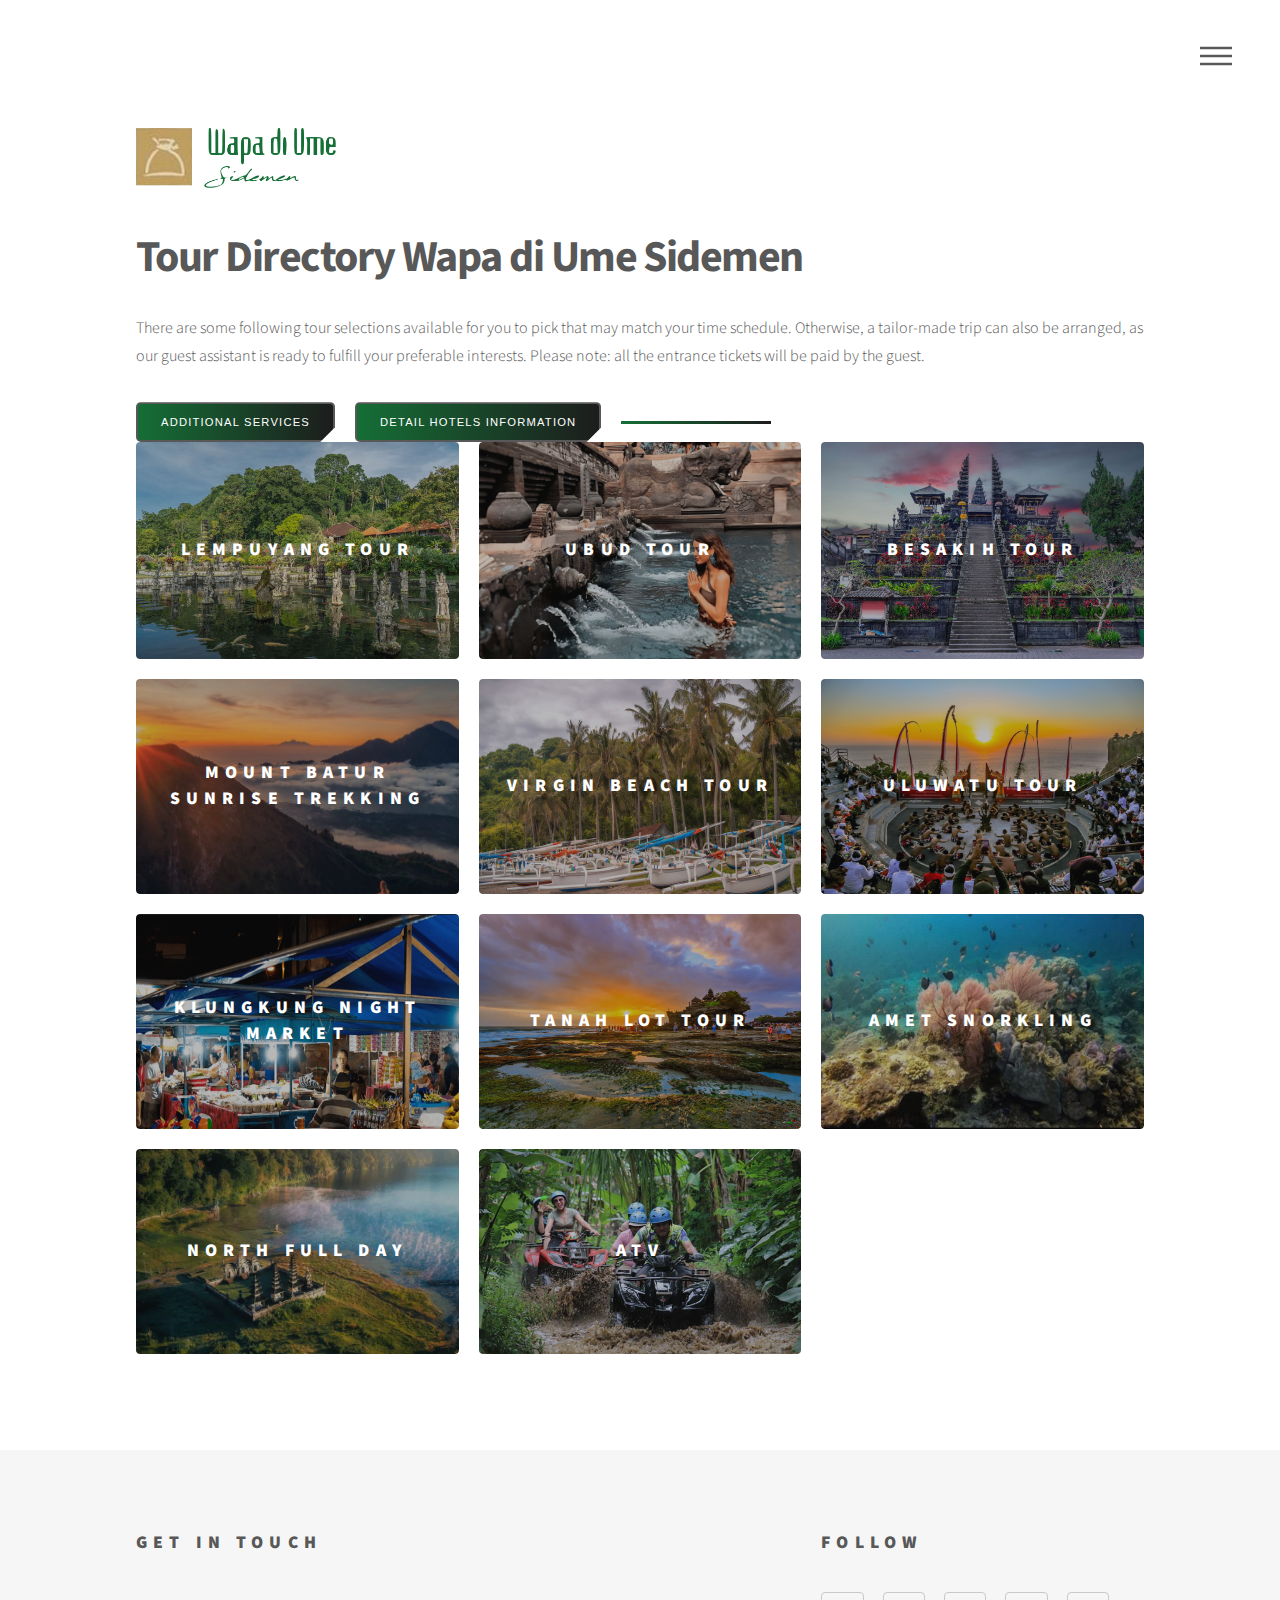
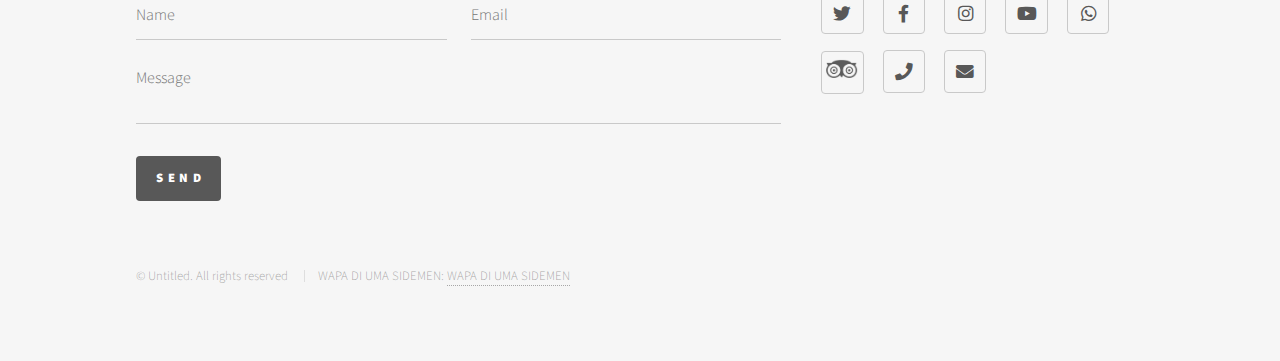
<file: index.html>
<!DOCTYPE HTML>
<!--
	Phantom by HTML5 UP
	html5up.net | @ajlkn
	Free for personal and commercial use under the CCA 3.0 license (html5up.net/license)
-->
<html>

<head>
	 <title>Wapa Di Ume</title>
    <link rel="shortcut icon" href="images/fav.png" type="image/x-icon">
	<meta charset="utf-8" />
	<meta name="viewport" content="width=device-width, initial-scale=1, user-scalable=no" />
	<link rel="stylesheet" href="assets/css/main.css" />
	<noscript>
		<link rel="stylesheet" href="assets/css/noscript.css" />
	</noscript>
</head>

<body class="is-preload">
	<!-- Wrapper -->
	<div id="wrapper">

		<!-- Header -->
		<header id="header">
			<div class="inner">

				<!-- Logo -->
				<a href="index.html" class="logo">
					<span class="symbol"><img src="images/logo.png" alt="" width="200" /></span>
				</a>

				<!-- Nav -->
				<nav>
					<ul>
						<li><a href="#menu">Menu</a></li>
					</ul>
				</nav>

			</div>
		</header>

		<!-- Menu -->
		<nav id="menu">
			<h2>Menu</h2>
			<ul>
			 <li><a href="index.html">Home</a></li>
                <li><a href="about.html">About</a></li>
                <li><a href="https://bitri.link/wapadiumesidemen">Hotels Information</a></li>
		
			</ul>
		</nav>

		<!-- Main -->
		<div id="main">
			<div class="inner">
				<header>
					<h1>Tour Directory Wapa di Ume Sidemen</h1>
					<p>
						There are some following tour selections available for you to pick that may match your time
						schedule.
						Otherwise, a tailor-made trip can also be arranged, as our guest assistant is ready to fulfill
						your preferable interests.
						Please note: all the entrance tickets will be paid by the guest.
					</p>
					<div class="col-btn">
						<!-- Tombol -->
						<button class="btn-service" onclick="showPopup()">
							ADDITIONAL SERVICES
						</button>
						<button class="btn-service"
							onclick="window.location.href='https://bitri.link/wapadiumesidemen'">
							DETAIL HOTELS INFORMATION
						</button>

						<!-- Popup Gambar -->
						<div id="popup" class="popup">
							<div class="popup-content">
								<span class="close" onclick="closePopup()">&times;</span>
								<img src="images/service.png" alt="Service Info" style="max-width:100%;">
							</div>
						</div>
						<div class="line"></div>
					</div>
				</header>
				<section class="tiles">
					<article class="style1">
						<span class="image">
							<img src="images/lempuyang.png" alt="" />
						</span>
						<a href="lempuyang.html">
							<h2>LEMPUYANG TOUR
							</h2>
							<!-- <div class="content">
								<p>Sed nisl arcu euismod sit amet nisi lorem etiam dolor veroeros et feugiat.</p>
							</div> -->
						</a>
					</article>
					<article class="style2">
						<span class="image">
							<img src="images/ubud.png" alt="" />
						</span>
						<a href="ubud.html">
							<h2>UBUD TOUR
							</h2>
							<!-- <div class="content">
								<p>Sed nisl arcu euismod sit amet nisi lorem etiam dolor veroeros et feugiat.</p>
							</div> -->
						</a>
					</article>
					<article class="style3">
						<span class="image">
							<img src="images/besakih.png" alt="" />
						</span>
						<a href="besakih.html">
							<h2>Besakih Tour</h2>
							<!-- <div class="content">
								<p>Sed nisl arcu euismod sit amet nisi lorem etiam dolor veroeros et feugiat.</p>
							</div> -->
						</a>
					</article>
					<article class="style4">
						<span class="image">
							<img src="images/mountaint.png" alt="" />
						</span>
						<a href="mount-batur.html">
							<h2>MOUNT BATUR
								SUNRISE TREKKING</h2>
							<!-- <div class="content">
								<p>Sed nisl arcu euismod sit amet nisi lorem etiam dolor veroeros et feugiat.</p>
							</div> -->
						</a>
					</article>
					<article class="style5">
						<span class="image">
							<img src="images/virgin-beach.png" alt="" />
						</span>
						<a href="virgin-beach.html">
							<h2>Virgin Beach Tour</h2>
							<!-- <div class="content">
								<p>Sed nisl arcu euismod sit amet nisi lorem etiam dolor veroeros et feugiat.</p>
							</div> -->
						</a>
					</article>
					<article class="style6">
						<span class="image">
							<img src="images/uluwatu.png" alt="" />
						</span>
						<a href="uluwatu.html">
							<h2>Uluwatu tour</h2>
							<!-- <div class="content">
								<p>Sed nisl arcu euismod sit amet nisi lorem etiam dolor veroeros et feugiat.</p>
							</div> -->
						</a>
					</article>
					<article class="style2">
						<span class="image">
							<img src="images/market.png" alt="" />
						</span>
						<a href="klungkung.html">
							<h2>Klungkung Night Market</h2>
							<!-- <div class="content">
								<p>Sed nisl arcu euismod sit amet nisi lorem etiam dolor veroeros et feugiat.</p>
							</div> -->
						</a>
					</article>
					<article class="style3">
						<span class="image">
							<img src="images/tanahlot.png" alt="" />
						</span>
						<a href="tanahlot.html">
							<h2>Tanah Lot Tour</h2>
							<!-- <div class="content">
								<p>Sed nisl arcu euismod sit amet nisi lorem etiam dolor veroeros et feugiat.</p>
							</div> -->
						</a>
					</article>
					<article class="style1">
						<span class="image">
							<img src="images/amed.png" alt="" />
						</span>
						<a href="amet-snorkling.html">
							<h2>Amet Snorkling</h2>
							<!-- <div class="content">
								<p>Sed nisl arcu euismod sit amet nisi lorem etiam dolor veroeros et feugiat.</p>
							</div> -->
						</a>
					</article>
					<article class="style5">
						<span class="image">
							<img src="images/north.png" alt="" />
						</span>
						<a href="north.html">
							<h2>North Full Day</h2>
							<!-- <div class="content">
								<p>Sed nisl arcu euismod sit amet nisi lorem etiam dolor veroeros et feugiat.</p>
							</div> -->
						</a>
					</article>
					<article class="style6">
						<span class="image">
							<img src="images/atv.png" alt="" />
						</span>
						<a href="atv.html">
							<h2>ATV</h2>
							<!-- <div class="content">
								<p>Sed nisl arcu euismod sit amet nisi lorem etiam dolor veroeros et feugiat.</p>
							</div> -->
						</a>
					</article>

				</section>
			</div>
		</div>

		<!-- Footer -->
		<footer id="footer">
			<div class="inner">
				<section>
					<h2>Get in touch</h2>
					<form method="post" action="#">
						<div class="fields">
							<div class="field half">
								<input type="text" name="name" id="name" placeholder="Name" />
							</div>
							<div class="field half">
								<input type="email" name="email" id="email" placeholder="Email" />
							</div>
							<div class="field">
								<textarea name="message" id="message" placeholder="Message"></textarea>
							</div>
						</div>
						<ul class="actions">
							<li><input type="submit" value="Send" class="primary" /></li>
						</ul>
					</form>
				</section>
				<section>
					<h2>Follow</h2>
					<ul class="icons">
						<li><a href="https://x.com/wapadiumeresort" class="icon brands style2 fa-twitter"><span class="label">Twitter</span></a>
						</li>
						<li><a href="https://www.facebook.com/wapadiumesidemen/" class="icon brands style2 fa-facebook-f"><span class="label">Facebook</span></a>
						</li>
						<li><a href="https://www.instagram.com/wapadiumesidemen/" class="icon brands style2 fa-instagram"><span class="label">Instagram</span></a>
						</li>
						<li><a href="https://www.youtube.com/channel/UCwpbF3GIwdgp5LKjFyeAGQQ" class="icon brands style2 fa-youtube"><span class="label">Youtube</span></a>
						</li>
						<li><a href="https://wa.me/+628113998972" class="icon brands style2 fa-whatsapp"><span class="label">whatsapp</span></a>
						</li>
						
						 <li>
            <a href="https://www.tripadvisor.com/Hotel_Review-g297701-d309331-Reviews-Wapa_Di_Ume_Ubud-Ubud_Gianyar_Regency_Bali.html" class="icon brands style2">
              <img src="images/boboboy.png"  style="width: 32px; height: auto; filter: grayscale(100%) brightness(0.5);">
              <span class="label"></span>
            </a>
          </li>
						<li><a href="tel:+62%20366%20543%207600" class="icon solid style2 fa-phone"><span class="label">Phone</span></a></li>
						<li><a href="mailto:reservation@wapadiumesidemen.com " class="icon solid style2 fa-envelope"><span class="label">Email</span></a></li>
					</ul>
				</section>
				<ul class="copyright">
					<li>&copy; Untitled. All rights reserved</li>
					<li>WAPA DI UMA SIDEMEN: <a href="http://html5up.net">WAPA DI UMA SIDEMEN</a></li>
				</ul>
			</div>
		</footer>

	</div>
	<script>
		function showPopup() {
			document.getElementById('popup').style.display = 'flex';
		}

		function closePopup() {
			document.getElementById('popup').style.display = 'none';
		}
	</script>
	<!-- Scripts -->
	<script src="assets/js/jquery.min.js"></script>
	<script src="assets/js/browser.min.js"></script>
	<script src="assets/js/breakpoints.min.js"></script>
	<script src="assets/js/util.js"></script>
	<script src="assets/js/main.js"></script>

</body>

</html>
</file>
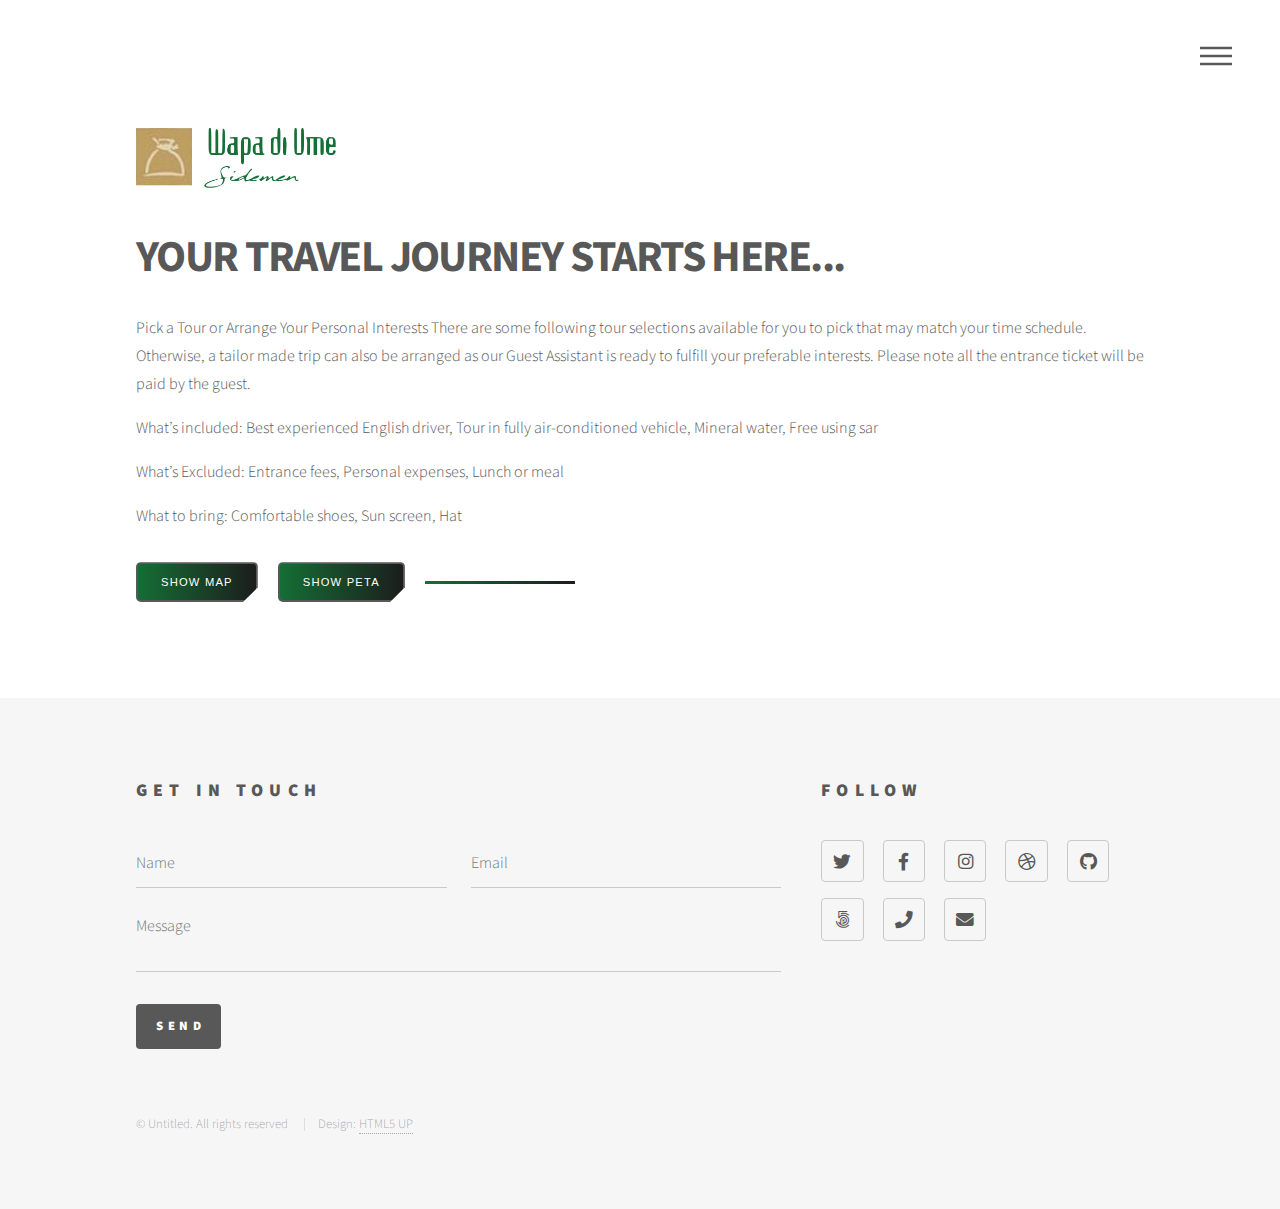
<file: about.html>
<!DOCTYPE HTML>
<!--
	Phantom by HTML5 UP
	html5up.net | @ajlkn
	Free for personal and commercial use under the CCA 3.0 license (html5up.net/license)
-->
<html>

<head>
    <title>Wapa Di Ume</title>
    <link rel="shortcut icon" href="images/fav.png" type="image/x-icon">
    <meta charset="utf-8" />
    <meta name="viewport" content="width=device-width, initial-scale=1, user-scalable=no" />
    <link rel="stylesheet" href="assets/css/main.css" />
    <noscript>
        <link rel="stylesheet" href="assets/css/noscript.css" />
    </noscript>
    
</head>

<body class="is-preload">
    <!-- Wrapper -->
    <div id="wrapper">

        <!-- Header -->
        <header id="header">
            <div class="inner">

                <!-- Logo -->
                <a href="index.html" class="logo">
                    <span class="symbol"><img src="images/logo.png" alt="" width="200" /></span>
                </a>

                <!-- Nav -->
                <nav>
                    <ul>
                        <li><a href="#menu">Menu</a></li>
                    </ul>
                </nav>

            </div>
        </header>

        <!-- Menu -->
        <nav id="menu">
            <h2>Menu</h2>
            <ul>
                <li><a href="index.html">Home</a></li>
                <li><a href="about.html">About</a></li>
                <li><a href="https://bitri.link/wapadiumesidemen">Hotels Information</a></li>

            </ul>
        </nav>

        <!-- Main -->
        <div id="main">
            <div class="inner">
                <header>
                    <h1>YOUR TRAVEL JOURNEY
                        STARTS HERE...</h1>
                    <p>
                        Pick a Tour or Arrange Your Personal Interests
                        There are some following tour selections available for you to
                        pick that may match your time schedule. Otherwise, a tailor
                        made trip can also be arranged as our Guest Assistant is
                        ready to fulfill your preferable interests.
                        Please note all the entrance ticket will be paid by the guest.

                    </p>
                    <p>
                        What’s included:
                        Best experienced English driver,
                        Tour in fully air-conditioned vehicle,
                        Mineral water,
                        Free using sar

                    </p>
                    <p>
                        What’s Excluded:
                        Entrance fees,
                        Personal expenses,
                        Lunch or meal

                    </p>
                    <p>
                        What to bring:
                        Comfortable shoes,
                        Sun screen,
                        Hat
                    </p>
                    <div class="col-btn">
                        <!-- Tombol -->
                        <button class="btn-service" onclick="showPopup()">
                            Show Map
                        </button>
                        <button class="btn-service" onclick="showPopup2()">
                            Show Peta
                        </button>
                      

                        <!-- Popup Gambar -->
                        <div id="popup" class="popup">
                            <div class="popup-content">
                                <span class="close" onclick="closePopup()">&times;</span>
                                <img src="images/map1.png" alt="Service Info" style="max-width:100%;">
                            </div>
                        </div>
                        <div id="popup2" class="popup">
                            <div class="popup-content">
                                <span class="close" onclick="closePopup2()">&times;</span>
                                <img src="images/map2.png" alt="Service Info" style="max-width:100%;">
                            </div>
                        </div>
                        <div class="line"></div>
                    </div>
                </header>

            </div>
        </div>

        <!-- Footer -->
        <footer id="footer">
            <div class="inner">
                <section>
                    <h2>Get in touch</h2>
                    <form method="post" action="#">
                        <div class="fields">
                            <div class="field half">
                                <input type="text" name="name" id="name" placeholder="Name" />
                            </div>
                            <div class="field half">
                                <input type="email" name="email" id="email" placeholder="Email" />
                            </div>
                            <div class="field">
                                <textarea name="message" id="message" placeholder="Message"></textarea>
                            </div>
                        </div>
                        <ul class="actions">
                            <li><input type="submit" value="Send" class="primary" /></li>
                        </ul>
                    </form>
                </section>
                <section>
                    <h2>Follow</h2>
                    <ul class="icons">
                        <li><a href="#" class="icon brands style2 fa-twitter"><span class="label">Twitter</span></a>
                        </li>
                        <li><a href="#" class="icon brands style2 fa-facebook-f"><span class="label">Facebook</span></a>
                        </li>
                        <li><a href="#" class="icon brands style2 fa-instagram"><span class="label">Instagram</span></a>
                        </li>
                        <li><a href="#" class="icon brands style2 fa-dribbble"><span class="label">Dribbble</span></a>
                        </li>
                        <li><a href="#" class="icon brands style2 fa-github"><span class="label">GitHub</span></a></li>
                        <li><a href="#" class="icon brands style2 fa-500px"><span class="label">500px</span></a></li>
                        <li><a href="#" class="icon solid style2 fa-phone"><span class="label">Phone</span></a></li>
                        <li><a href="#" class="icon solid style2 fa-envelope"><span class="label">Email</span></a></li>
                    </ul>
                </section>
                <ul class="copyright">
                    <li>&copy; Untitled. All rights reserved</li>
                    <li>Design: <a href="http://html5up.net">HTML5 UP</a></li>
                </ul>
            </div>
        </footer>

    </div>
    <script>
        function showPopup() {
            document.getElementById('popup').style.display = 'flex';
        }
        function showPopup2() {
            document.getElementById('popup2').style.display = 'flex';
        }

        function closePopup() {
            document.getElementById('popup').style.display = 'none';
        }
        function closePopup2() {
            document.getElementById('popup2').style.display = 'none';
        }
    </script>
    <!-- Scripts -->
    <script src="assets/js/jquery.min.js"></script>
    <script src="assets/js/browser.min.js"></script>
    <script src="assets/js/breakpoints.min.js"></script>
    <script src="assets/js/util.js"></script>
    <script src="assets/js/main.js"></script>

</body>

</html>
</file>
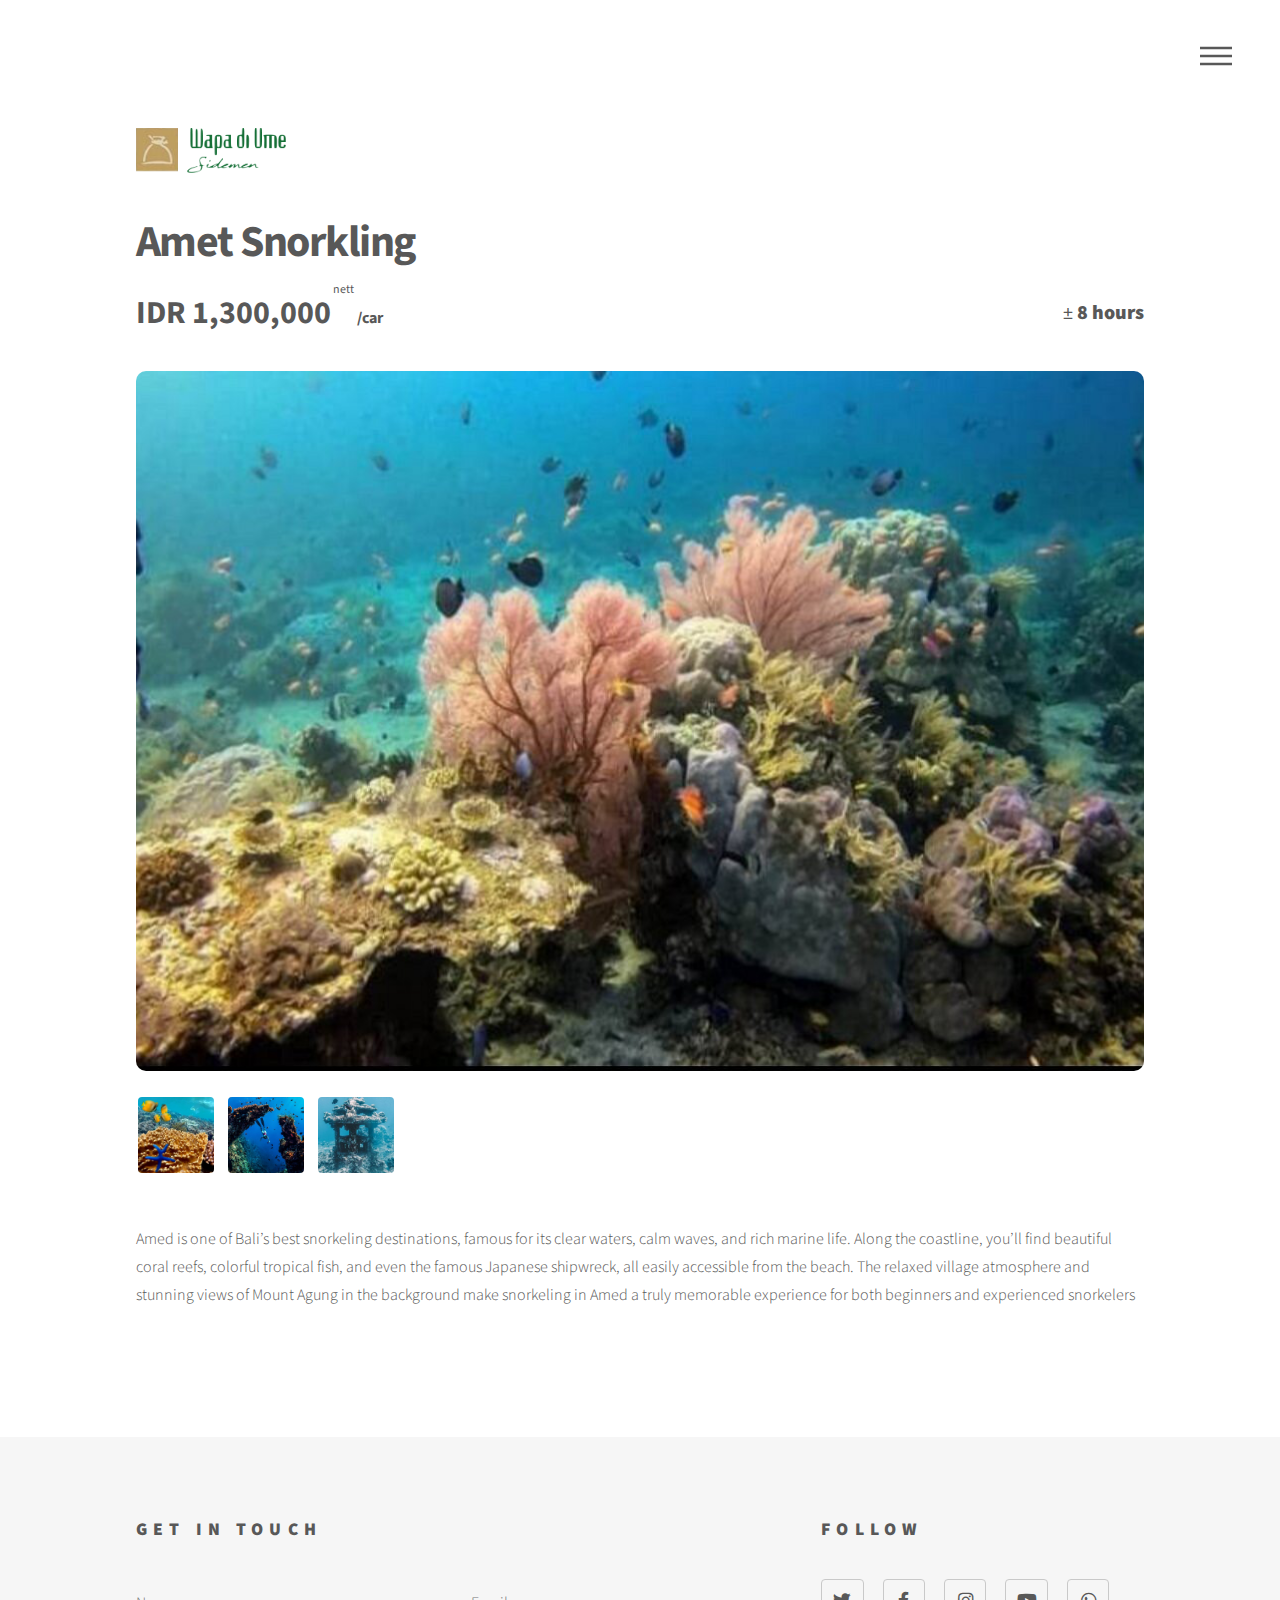
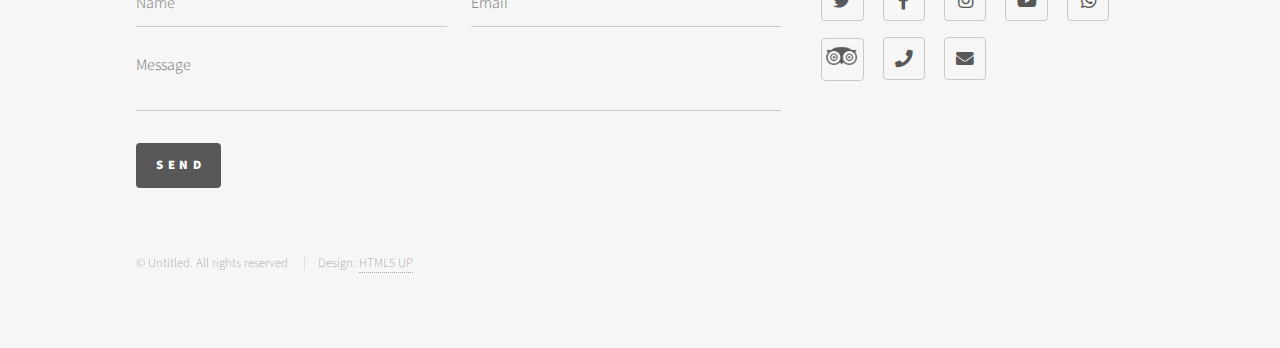
<file: amet-snorkling.html>
<!DOCTYPE HTML>
<!--
	Phantom by HTML5 UP
	html5up.net | @ajlkn
	Free for personal and commercial use under the CCA 3.0 license (html5up.net/license)
-->
<html>

<head>
   <title>Wapa Di Ume</title>
    <link rel="shortcut icon" href="images/fav.png" type="image/x-icon">
    <meta charset="utf-8" />
    <meta name="viewport" content="width=device-width, initial-scale=1, user-scalable=no" />
    <link rel="stylesheet" href="assets/css/main.css" />
    <noscript>
        <link rel="stylesheet" href="assets/css/noscript.css" />
    </noscript>
</head>

<body class="is-preload">
    <!-- Wrapper -->
    <div id="wrapper">

        <!-- Header -->
        <header id="header">
            <div class="inner">

                <!-- Logo -->
                <a href="index.html" class="logo">
                    <span class="symbol"><img src="images/logo.png" width="150" alt="" /></span>
                </a>

                <!-- Nav -->
                <nav>
                    <ul>
                        <li><a href="#menu">Menu</a></li>
                    </ul>
                </nav>

            </div>
        </header>

        <!-- Menu -->
        <nav id="menu">
            <h2>Menu</h2>
            <ul>
           <li><a href="index.html">Home</a></li>
                <li><a href="about.html">About</a></li>
                <li><a href="https://bitri.link/wapadiumesidemen">Hotels Information</a></li>
            </ul>
        </nav>

        <!-- Main -->
        <div id="main">
            <div class="inner">

                <h1>Amet Snorkling</h1>
                <div class="tour-price-duration">
                    <div class="price-info">
                        <span class="price">
                            IDR 1,300,000<sup>nett</sup><span class="per-car">/car</span>
                        </span>
                    </div>
                    <div class="duration-info">
                        ± <strong>8 hours</strong>
                    </div>
                </div>
                <!-- Gambar utama -->
                <div class="main-image-container">
                    <img id="mainImage" src="images/amed.png" alt="Main Image" class="main-image">
                </div>

                <!-- Galeri thumbnail -->
                <div class="thumbnail-gallery">
                    <img src="images/amed2.png" class="thumbnail" onclick="swapImage(this)">
                    <img src="images/amed3.png" class="thumbnail" onclick="swapImage(this)">
                    <img src="images/amed4.png" class="thumbnail" onclick="swapImage(this)">
                </div>


                <p>Amed is one of Bali’s best snorkeling destinations,
                     famous for its clear waters, calm waves, and rich marine life.
 Along the coastline, you’ll find beautiful coral reefs, colorful tropical fish, and even the famous Japanese shipwreck,
  all easily accessible from the beach.
 The relaxed village atmosphere and stunning views of Mount Agung in the
  background make snorkeling in Amed a truly memorable experience for both beginners and experienced snorkelers
                </p>

            </div>
        </div>

        <!-- Footer -->
        <footer id="footer">
            <div class="inner">
                <section>
                    <h2>Get in touch</h2>
                    <form method="post" action="#">
                        <div class="fields">
                            <div class="field half">
                                <input type="text" name="name" id="name" placeholder="Name" />
                            </div>
                            <div class="field half">
                                <input type="email" name="email" id="email" placeholder="Email" />
                            </div>
                            <div class="field">
                                <textarea name="message" id="message" placeholder="Message"></textarea>
                            </div>
                        </div>
                        <ul class="actions">
                            <li><input type="submit" value="Send" class="primary" /></li>
                        </ul>
                    </form>
                </section>
                <section>
                    <h2>Follow</h2>
                    <ul class="icons">
                       <li><a href="https://x.com/wapadiumeresort" class="icon brands style2 fa-twitter"><span class="label">Twitter</span></a>
						</li>
						<li><a href="https://www.facebook.com/wapadiumesidemen/" class="icon brands style2 fa-facebook-f"><span class="label">Facebook</span></a>
						</li>
						<li><a href="https://www.instagram.com/wapadiumesidemen/" class="icon brands style2 fa-instagram"><span class="label">Instagram</span></a>
						</li>
						<li><a href="https://www.youtube.com/channel/UCwpbF3GIwdgp5LKjFyeAGQQ" class="icon brands style2 fa-youtube"><span class="label">Youtube</span></a>
						</li>
						<li><a href="https://wa.me/+628113998972" class="icon brands style2 fa-whatsapp"><span class="label">whatsapp</span></a>
						</li>
						
						 <li>
            <a href="https://www.tripadvisor.com/Hotel_Review-g297701-d309331-Reviews-Wapa_Di_Ume_Ubud-Ubud_Gianyar_Regency_Bali.html" class="icon brands style2">
              <img src="images/boboboy.png"  style="width: 32px; height: auto; filter: grayscale(100%) brightness(0.5);">
              <span class="label"></span>
            </a>
          </li>
          <li><a href="tel:+62%20366%20543%207600" class="icon solid style2 fa-phone"><span class="label">Phone</span></a></li>
						<li><a href="mailto:reservation@wapadiumesidemen.com " class="icon solid style2 fa-envelope"><span class="label">Email</span></a></li>
                    </ul>
                </section>
                <ul class="copyright">
                    <li>&copy; Untitled. All rights reserved</li>
                    <li>Design: <a href="http://html5up.net">HTML5 UP</a></li>
                </ul>
            </div>
        </footer>

    </div>
    <script>
        function swapImage(clickedThumb) {
            const mainImage = document.getElementById('mainImage');

            // Simpan src saat ini
            const currentMainSrc = mainImage.src;

            // Tukar src
            mainImage.src = clickedThumb.src;
            clickedThumb.src = currentMainSrc;
        }
    </script>

    <!-- Scripts -->
    <script src="assets/js/jquery.min.js"></script>
    <script src="assets/js/browser.min.js"></script>
    <script src="assets/js/breakpoints.min.js"></script>
    <script src="assets/js/util.js"></script>
    <script src="assets/js/main.js"></script>

</body>

</html>
</file>
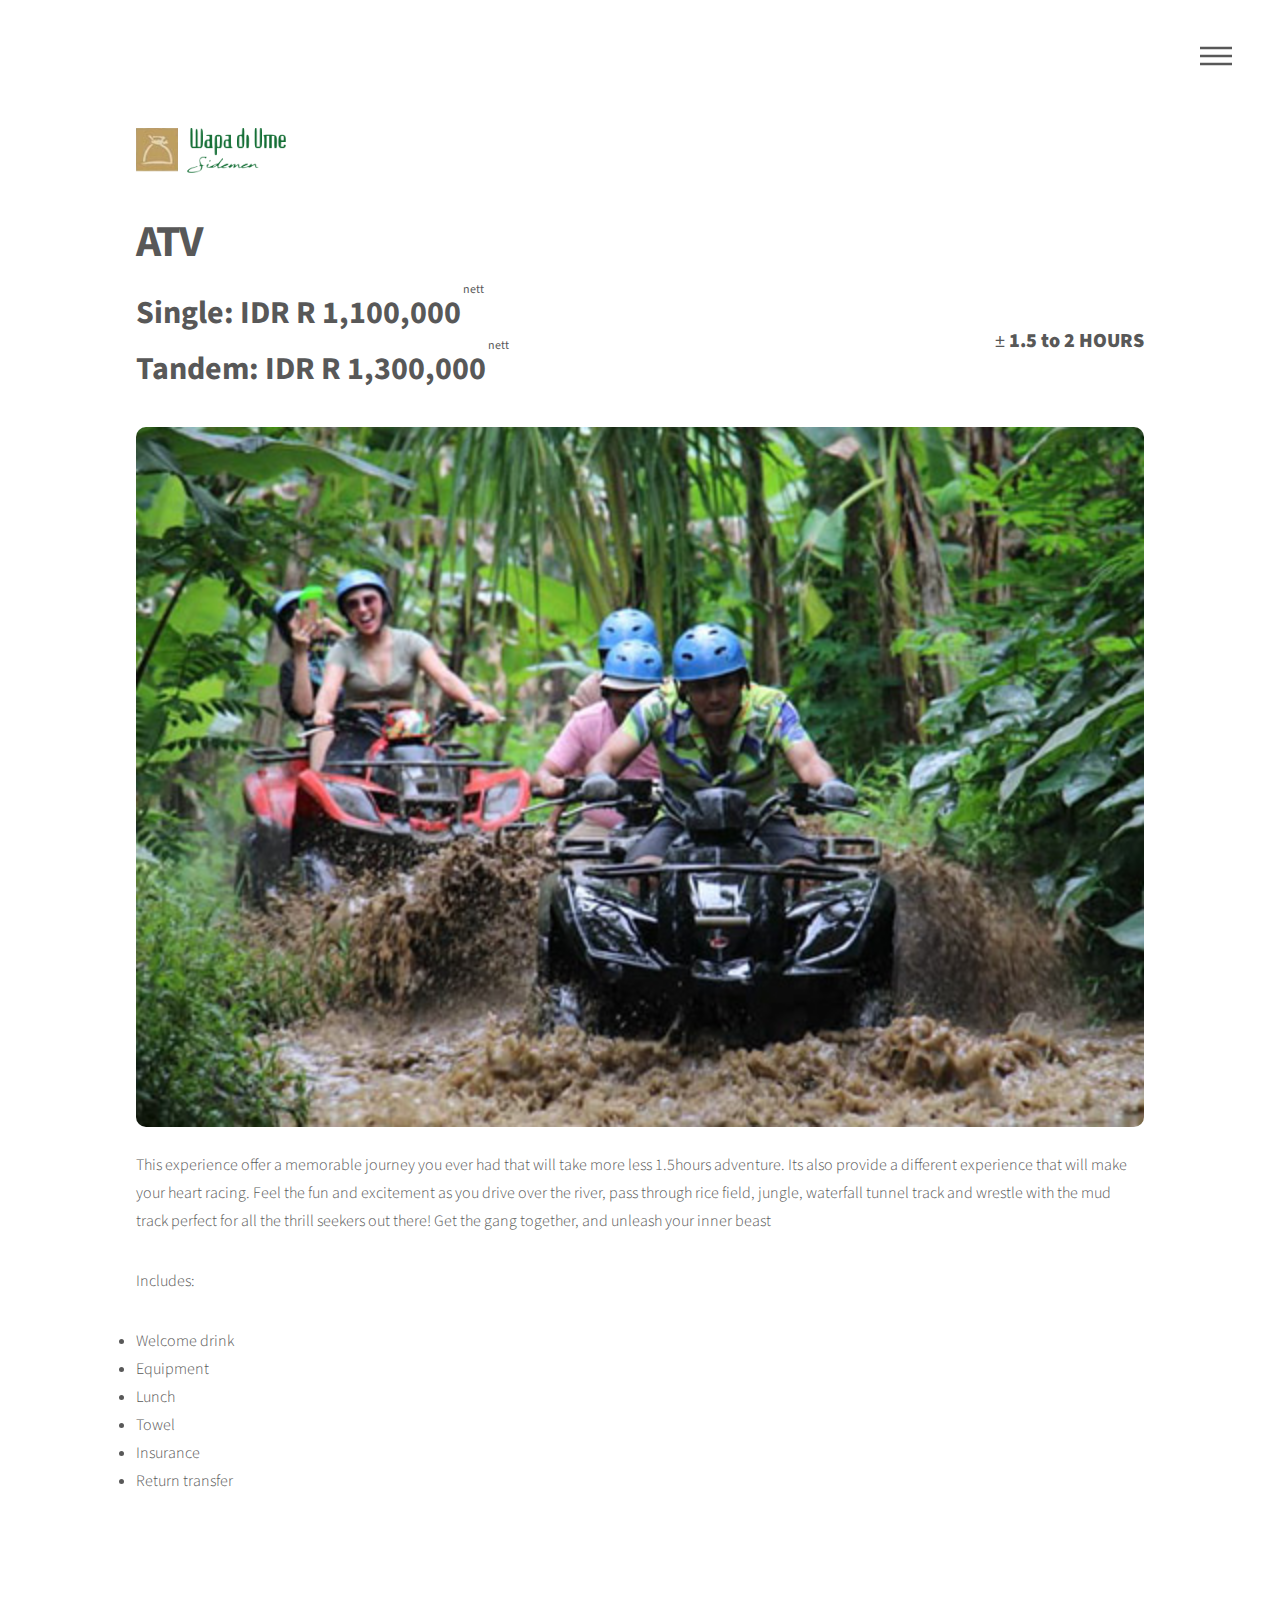
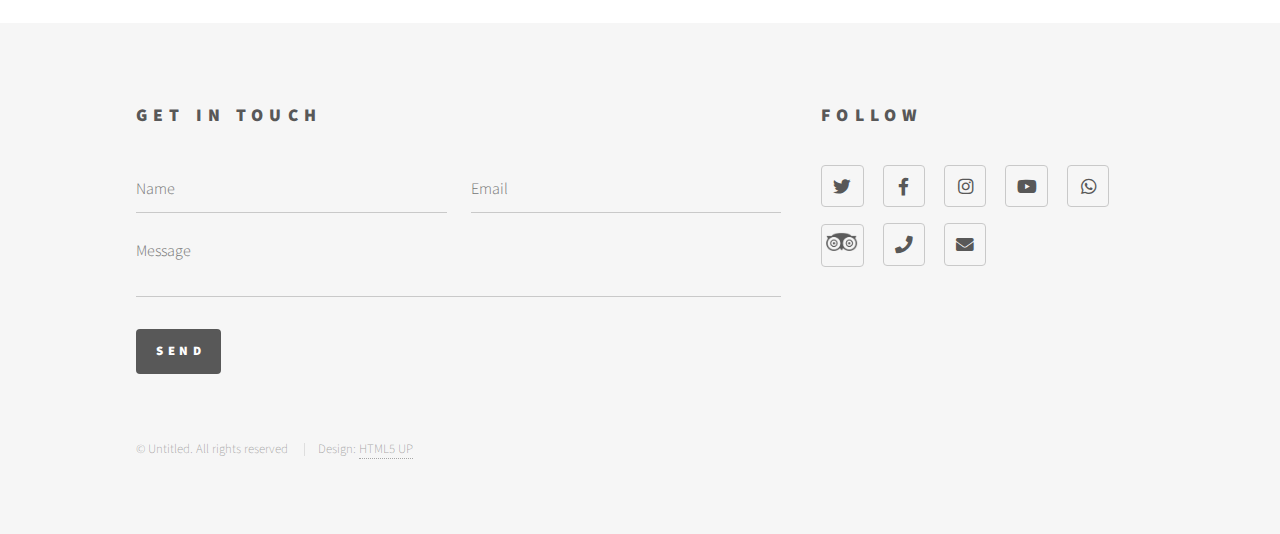
<file: atv.html>
<!DOCTYPE HTML>
<!--
	Phantom by HTML5 UP
	html5up.net | @ajlkn
	Free for personal and commercial use under the CCA 3.0 license (html5up.net/license)
-->
<html>

<head>
   <title>Wapa Di Ume</title>
    <link rel="shortcut icon" href="images/fav.png" type="image/x-icon">
    <meta charset="utf-8" />
    <meta name="viewport" content="width=device-width, initial-scale=1, user-scalable=no" />
    <link rel="stylesheet" href="assets/css/main.css" />
    <noscript>
        <link rel="stylesheet" href="assets/css/noscript.css" />
    </noscript>
</head>

<body class="is-preload">
    <!-- Wrapper -->
    <div id="wrapper">

        <!-- Header -->
        <header id="header">
            <div class="inner">

                <!-- Logo -->
                <a href="index.html" class="logo">
                    <span class="symbol"><img src="images/logo.png" width="150" alt="" /></span>
                </a>

                <!-- Nav -->
                <nav>
                    <ul>
                        <li><a href="#menu">Menu</a></li>
                    </ul>
                </nav>

            </div>
        </header>

        <!-- Menu -->
        <nav id="menu">
            <h2>Menu</h2>
            <ul>
            <li><a href="index.html">Home</a></li>
                <li><a href="about.html">About</a></li>
                <li><a href="https://bitri.link/wapadiumesidemen">Hotels Information</a></li>
            </ul>
        </nav>

        <!-- Main -->
        <div id="main">
            <div class="inner">

                <h1>ATV</h1>
                <div class="tour-price-duration">
                    <div class="price-info">
                        <span class="price">
                          Single: IDR R 1,100,000<sup>nett</sup><span class="per-car"></span>
                        </span>
                        <span class="price">
                          Tandem: IDR R 1,300,000<sup>nett</sup><span class="per-car"></span>
                        </span>
                    </div>
                    <div class="duration-info">
                        ± <strong>1.5 to 2 HOURS</strong>
                    </div>
                </div>
                <!-- Gambar utama -->
                <div class="main-image-container">
                    <img id="mainImage" src="images/atv.png" alt="Main Image" class="main-image">
                </div>

                <!-- Galeri thumbnail -->
                <!-- <div class="thumbnail-gallery">
                    <img src="images/virgin-beach2.png" class="thumbnail" onclick="swapImage(this)">
                    <img src="images/virgin-beach3.png" class="thumbnail" onclick="swapImage(this)">
                    <img src="images/virgin-beach4.png" class="thumbnail" onclick="swapImage(this)">
                </div> -->


                <p>This experience offer a memorable journey you ever had that will take more
less 1.5hours adventure.
Its also provide a different experience that will make your heart racing. Feel
the fun and excitement as you drive over the river, pass through rice field,
jungle, waterfall tunnel track and wrestle with the mud track perfect for all the
thrill seekers out there!
Get the gang together, and unleash your inner beast

                </p>
                <p>Includes:
                    <li>
Welcome drink
                    </li>
                    <li>

                        Equipment
                    </li>
                    <li>

                        Lunch
                    </li>
                    <li>

                        Towel
                    </li>
                    <li>

                        Insurance
                    </li>
                    <li>

                        Return transfer
                    </li>


                </p>
                
              
            </div>
        </div>

        <!-- Footer -->
        <footer id="footer">
            <div class="inner">
                <section>
                    <h2>Get in touch</h2>
                    <form method="post" action="#">
                        <div class="fields">
                            <div class="field half">
                                <input type="text" name="name" id="name" placeholder="Name" />
                            </div>
                            <div class="field half">
                                <input type="email" name="email" id="email" placeholder="Email" />
                            </div>
                            <div class="field">
                                <textarea name="message" id="message" placeholder="Message"></textarea>
                            </div>
                        </div>
                        <ul class="actions">
                            <li><input type="submit" value="Send" class="primary" /></li>
                        </ul>
                    </form>
                </section>
                <section>
                    <h2>Follow</h2>
                    <ul class="icons">
                       <li><a href="https://x.com/wapadiumeresort" class="icon brands style2 fa-twitter"><span class="label">Twitter</span></a>
						</li>
						<li><a href="https://www.facebook.com/wapadiumesidemen/" class="icon brands style2 fa-facebook-f"><span class="label">Facebook</span></a>
						</li>
						<li><a href="https://www.instagram.com/wapadiumesidemen/" class="icon brands style2 fa-instagram"><span class="label">Instagram</span></a>
						</li>
						<li><a href="https://www.youtube.com/channel/UCwpbF3GIwdgp5LKjFyeAGQQ" class="icon brands style2 fa-youtube"><span class="label">Youtube</span></a>
						</li>
						<li><a href="https://wa.me/+628113998972" class="icon brands style2 fa-whatsapp"><span class="label">whatsapp</span></a>
						</li>
						
						 <li>
            <a href="https://www.tripadvisor.com/Hotel_Review-g297701-d309331-Reviews-Wapa_Di_Ume_Ubud-Ubud_Gianyar_Regency_Bali.html" class="icon brands style2">
              <img src="images/boboboy.png"  style="width: 32px; height: auto; filter: grayscale(100%) brightness(0.5);">
              <span class="label"></span>
            </a>
          </li>
          <li><a href="tel:+62%20366%20543%207600" class="icon solid style2 fa-phone"><span class="label">Phone</span></a></li>
						<li><a href="mailto:reservation@wapadiumesidemen.com " class="icon solid style2 fa-envelope"><span class="label">Email</span></a></li>
                    </ul>
                </section>
                <ul class="copyright">
                    <li>&copy; Untitled. All rights reserved</li>
                    <li>Design: <a href="http://html5up.net">HTML5 UP</a></li>
                </ul>
            </div>
        </footer>

    </div>
    <script>
        function swapImage(clickedThumb) {
            const mainImage = document.getElementById('mainImage');

            // Simpan src saat ini
            const currentMainSrc = mainImage.src;

            // Tukar src
            mainImage.src = clickedThumb.src;
            clickedThumb.src = currentMainSrc;
        }
    </script>

    <!-- Scripts -->
    <script src="assets/js/jquery.min.js"></script>
    <script src="assets/js/browser.min.js"></script>
    <script src="assets/js/breakpoints.min.js"></script>
    <script src="assets/js/util.js"></script>
    <script src="assets/js/main.js"></script>

</body>

</html>
</file>
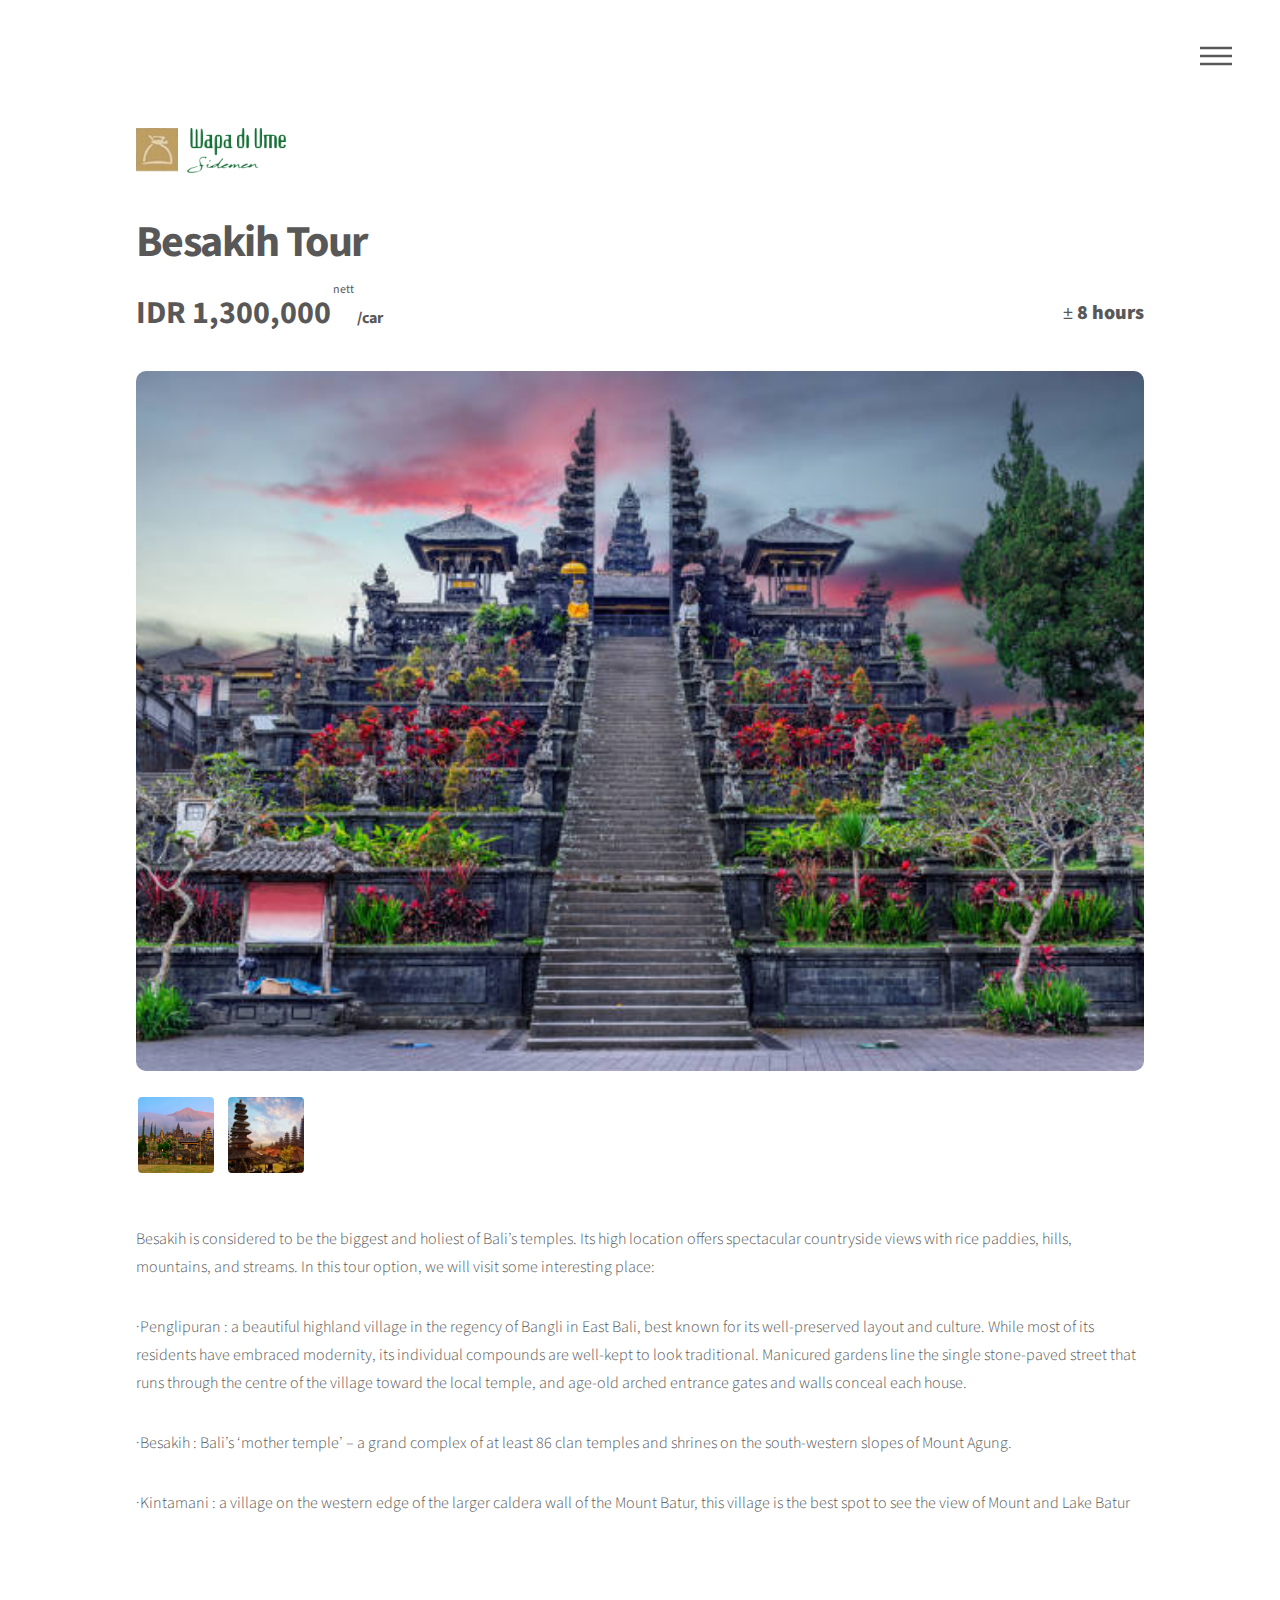
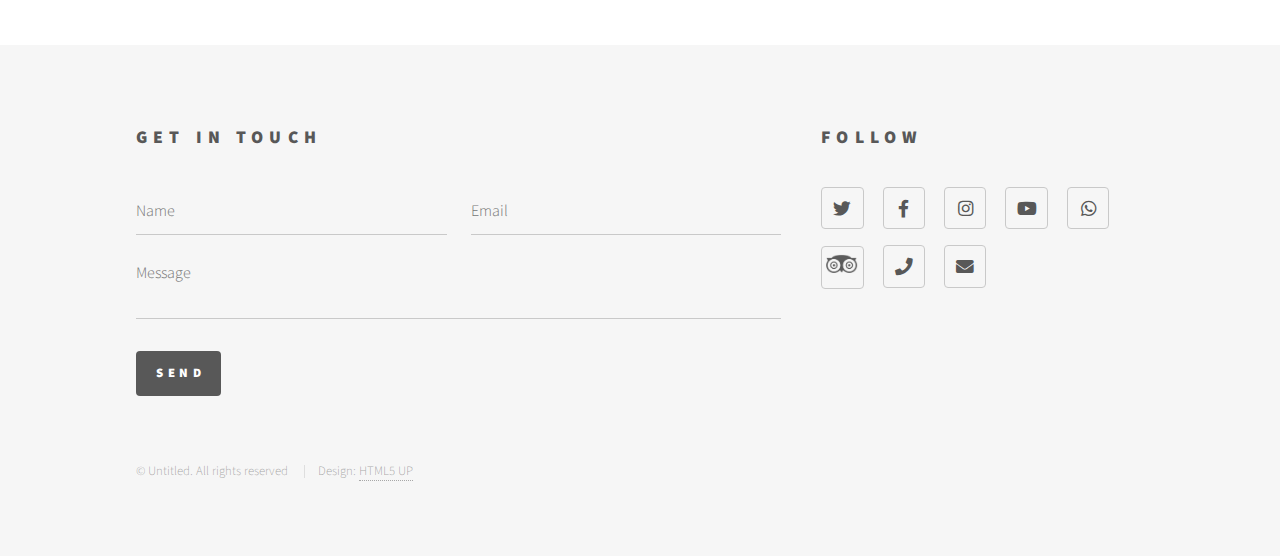
<file: besakih.html>
<!DOCTYPE HTML>
<!--
	Phantom by HTML5 UP
	html5up.net | @ajlkn
	Free for personal and commercial use under the CCA 3.0 license (html5up.net/license)
-->
<html>

<head>
     <title>Wapa Di Ume</title>
    <link rel="shortcut icon" href="images/fav.png" type="image/x-icon">
    <meta charset="utf-8" />
    <meta name="viewport" content="width=device-width, initial-scale=1, user-scalable=no" />
    <link rel="stylesheet" href="assets/css/main.css" />
    <noscript>
        <link rel="stylesheet" href="assets/css/noscript.css" />
    </noscript>
</head>

<body class="is-preload">
    <!-- Wrapper -->
    <div id="wrapper">

        <!-- Header -->
        <header id="header">
            <div class="inner">

                <!-- Logo -->
                <a href="index.html" class="logo">
                    <span class="symbol"><img src="images/logo.png" width="150" alt="" /></span>
                </a>

                <!-- Nav -->
                <nav>
                    <ul>
                        <li><a href="#menu">Menu</a></li>
                    </ul>
                </nav>

            </div>
        </header>

        <!-- Menu -->
        <nav id="menu">
            <h2>Menu</h2>
            <ul>
            <li><a href="index.html">Home</a></li>
                <li><a href="about.html">About</a></li>
                <li><a href="https://bitri.link/wapadiumesidemen">Hotels Information</a></li>
            </ul>
        </nav>

        <!-- Main -->
        <div id="main">
            <div class="inner">

                <h1>Besakih Tour</h1>
                <div class="tour-price-duration">
                    <div class="price-info">
                        <span class="price">
                            IDR 1,300,000<sup>nett</sup><span class="per-car">/car</span>
                        </span>
                    </div>
                    <div class="duration-info">
                        ± <strong>8 hours</strong>
                    </div>
                </div>
                <!-- Gambar utama -->
                <div class="main-image-container">
                    <img id="mainImage" src="images/besakih.png" alt="Main Image" class="main-image">
                </div>

                <!-- Galeri thumbnail -->
                <div class="thumbnail-gallery">
                    <img src="images/besakih2.png" class="thumbnail" onclick="swapImage(this)">
                    <img src="images/besakih3.png" class="thumbnail" onclick="swapImage(this)">
                </div>


                <p>Besakih is considered to be the biggest and holiest of Bali’s
temples. Its high location offers spectacular countryside views with
rice paddies, hills, mountains, and streams. In this tour option, we
will visit some interesting place:

                </p>
                <p>·Penglipuran : a beautiful highland village in the regency of
Bangli in East Bali, best known for its well-preserved layout and
culture. While most of its residents have embraced modernity, its
individual compounds are well-kept to look traditional. Manicured
gardens line the single stone-paved street that runs through the
centre of the village toward the local temple, and age-old arched
entrance gates and walls conceal each house.

                </p>
                <p>·Besakih : Bali’s ‘mother temple’ – a grand complex of at least 86
clan temples and shrines on the south-western slopes of Mount
Agung.


                </p>
                <p>·Kintamani : a village on the western edge of the larger caldera
wall of the Mount Batur, this village is the best spot to see the
view of Mount and Lake Batur


                </p>
           
            </div>
        </div>

        <!-- Footer -->
        <footer id="footer">
            <div class="inner">
                <section>
                    <h2>Get in touch</h2>
                    <form method="post" action="#">
                        <div class="fields">
                            <div class="field half">
                                <input type="text" name="name" id="name" placeholder="Name" />
                            </div>
                            <div class="field half">
                                <input type="email" name="email" id="email" placeholder="Email" />
                            </div>
                            <div class="field">
                                <textarea name="message" id="message" placeholder="Message"></textarea>
                            </div>
                        </div>
                        <ul class="actions">
                            <li><input type="submit" value="Send" class="primary" /></li>
                        </ul>
                    </form>
                </section>
                <section>
                    <h2>Follow</h2>
                    <ul class="icons">
						<li><a href="https://x.com/wapadiumeresort" class="icon brands style2 fa-twitter"><span class="label">Twitter</span></a>
						</li>
						<li><a href="https://www.facebook.com/wapadiumesidemen/" class="icon brands style2 fa-facebook-f"><span class="label">Facebook</span></a>
						</li>
						<li><a href="https://www.instagram.com/wapadiumesidemen/" class="icon brands style2 fa-instagram"><span class="label">Instagram</span></a>
						</li>
						<li><a href="https://www.youtube.com/channel/UCwpbF3GIwdgp5LKjFyeAGQQ" class="icon brands style2 fa-youtube"><span class="label">Youtube</span></a>
						</li>
						<li><a href="https://wa.me/+628113998972" class="icon brands style2 fa-whatsapp"><span class="label">whatsapp</span></a>
						</li>
						
						 <li>
            <a href="https://www.tripadvisor.com/Hotel_Review-g297701-d309331-Reviews-Wapa_Di_Ume_Ubud-Ubud_Gianyar_Regency_Bali.html" class="icon brands style2">
              <img src="images/boboboy.png"  style="width: 32px; height: auto; filter: grayscale(100%) brightness(0.5);">
              <span class="label"></span>
            </a>
          </li>
          <li><a href="tel:+62%20366%20543%207600" class="icon solid style2 fa-phone"><span class="label">Phone</span></a></li>
						<li><a href="mailto:reservation@wapadiumesidemen.com " class="icon solid style2 fa-envelope"><span class="label">Email</span></a></li>
                    </ul>
                </section>
                <ul class="copyright">
                    <li>&copy; Untitled. All rights reserved</li>
                    <li>Design: <a href="http://html5up.net">HTML5 UP</a></li>
                </ul>
            </div>
        </footer>

    </div>
    <script>
        function swapImage(clickedThumb) {
            const mainImage = document.getElementById('mainImage');

            // Simpan src saat ini
            const currentMainSrc = mainImage.src;

            // Tukar src
            mainImage.src = clickedThumb.src;
            clickedThumb.src = currentMainSrc;
        }
    </script>

    <!-- Scripts -->
    <script src="assets/js/jquery.min.js"></script>
    <script src="assets/js/browser.min.js"></script>
    <script src="assets/js/breakpoints.min.js"></script>
    <script src="assets/js/util.js"></script>
    <script src="assets/js/main.js"></script>

</body>

</html>
</file>
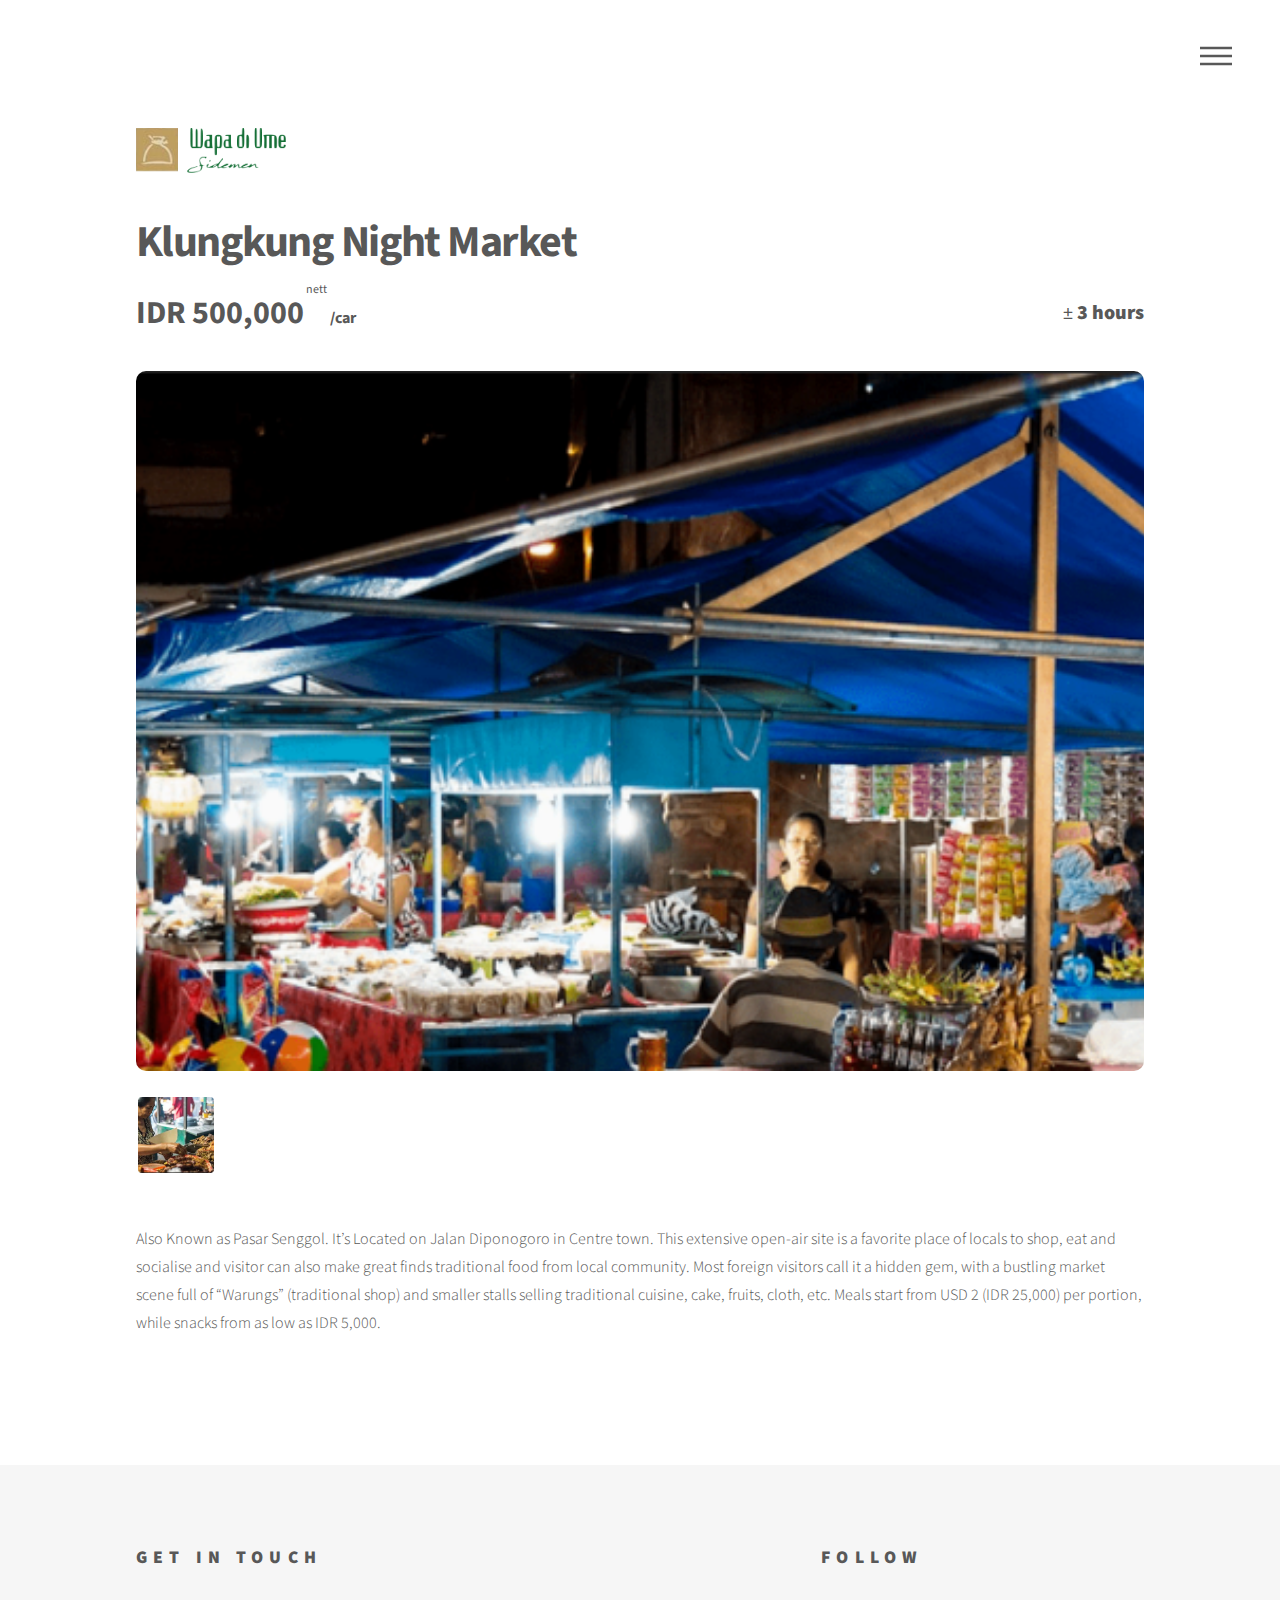
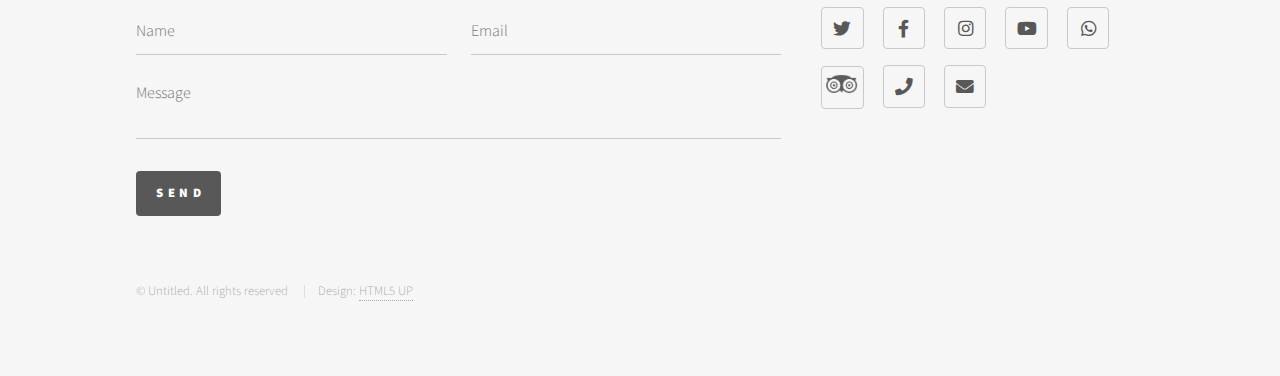
<file: klungkung.html>
<!DOCTYPE HTML>
<!--
	Phantom by HTML5 UP
	html5up.net | @ajlkn
	Free for personal and commercial use under the CCA 3.0 license (html5up.net/license)
-->
<html>

<head>
   <title>Wapa Di Ume</title>
    <link rel="shortcut icon" href="images/fav.png" type="image/x-icon">
    <meta charset="utf-8" />
    <meta name="viewport" content="width=device-width, initial-scale=1, user-scalable=no" />
    <link rel="stylesheet" href="assets/css/main.css" />
    <noscript>
        <link rel="stylesheet" href="assets/css/noscript.css" />
    </noscript>
</head>

<body class="is-preload">
    <!-- Wrapper -->
    <div id="wrapper">

        <!-- Header -->
        <header id="header">
            <div class="inner">

                <!-- Logo -->
                <a href="index.html" class="logo">
                    <span class="symbol"><img src="images/logo.png" width="150" alt="" /></span>
                </a>

                <!-- Nav -->
                <nav>
                    <ul>
                        <li><a href="#menu">Menu</a></li>
                    </ul>
                </nav>

            </div>
        </header>

        <!-- Menu -->
        <nav id="menu">
            <h2>Menu</h2>
            <ul>
              <li><a href="index.html">Home</a></li>
                <li><a href="about.html">About</a></li>
                <li><a href="https://bitri.link/wapadiumesidemen">Hotels Information</a></li>
            </ul>
        </nav>

        <!-- Main -->
        <div id="main">
            <div class="inner">

                <h1>Klungkung Night Market</h1>
                <div class="tour-price-duration">
                    <div class="price-info">
                        <span class="price">
                            IDR 500,000<sup>nett</sup><span class="per-car">/car</span>
                        </span>
                    </div>
                    <div class="duration-info">
                        ± <strong>3 hours</strong>
                    </div>
                </div>
                <!-- Gambar utama -->
                <div class="main-image-container">
                    <img id="mainImage" src="images/market.png" alt="Main Image" class="main-image">
                </div>

                <!-- Galeri thumbnail -->
                <div class="thumbnail-gallery">
                    <img src="images/market2.png" class="thumbnail" onclick="swapImage(this)">
                   
                </div>


                <p>Also Known as Pasar Senggol. It’s Located on Jalan Diponogoro
in Centre town. This extensive open-air site is a favorite place
of locals to shop, eat and socialise and visitor can also make
great finds traditional food from local community. Most foreign
visitors call it a hidden gem, with a bustling market scene full
of “Warungs” (traditional shop) and smaller stalls selling
traditional cuisine, cake, fruits, cloth, etc. Meals start from
USD 2 (IDR 25,000) per portion, while snacks from as low as
IDR 5,000.


                </p>
             
            </div>
        </div>

        <!-- Footer -->
        <footer id="footer">
            <div class="inner">
                <section>
                    <h2>Get in touch</h2>
                    <form method="post" action="#">
                        <div class="fields">
                            <div class="field half">
                                <input type="text" name="name" id="name" placeholder="Name" />
                            </div>
                            <div class="field half">
                                <input type="email" name="email" id="email" placeholder="Email" />
                            </div>
                            <div class="field">
                                <textarea name="message" id="message" placeholder="Message"></textarea>
                            </div>
                        </div>
                        <ul class="actions">
                            <li><input type="submit" value="Send" class="primary" /></li>
                        </ul>
                    </form>
                </section>
                <section>
                    <h2>Follow</h2>
                    <ul class="icons">
                        <li><a href="https://x.com/wapadiumeresort" class="icon brands style2 fa-twitter"><span class="label">Twitter</span></a>
						</li>
						<li><a href="https://www.facebook.com/wapadiumesidemen/" class="icon brands style2 fa-facebook-f"><span class="label">Facebook</span></a>
						</li>
						<li><a href="https://www.instagram.com/wapadiumesidemen/" class="icon brands style2 fa-instagram"><span class="label">Instagram</span></a>
						</li>
						<li><a href="https://www.youtube.com/channel/UCwpbF3GIwdgp5LKjFyeAGQQ" class="icon brands style2 fa-youtube"><span class="label">Youtube</span></a>
						</li>
						<li><a href="https://wa.me/+628113998972" class="icon brands style2 fa-whatsapp"><span class="label">whatsapp</span></a>
						</li>
						
						 <li>
            <a href="https://www.tripadvisor.com/Hotel_Review-g297701-d309331-Reviews-Wapa_Di_Ume_Ubud-Ubud_Gianyar_Regency_Bali.html" class="icon brands style2">
              <img src="images/boboboy.png"  style="width: 32px; height: auto; filter: grayscale(100%) brightness(0.5);">
              <span class="label"></span>
            </a>
          </li>
          <li><a href="tel:+62%20366%20543%207600" class="icon solid style2 fa-phone"><span class="label">Phone</span></a></li>
						<li><a href="mailto:reservation@wapadiumesidemen.com " class="icon solid style2 fa-envelope"><span class="label">Email</span></a></li>
                    </ul>
                </section>
                <ul class="copyright">
                    <li>&copy; Untitled. All rights reserved</li>
                    <li>Design: <a href="http://html5up.net">HTML5 UP</a></li>
                </ul>
            </div>
        </footer>

    </div>
    <script>
        function swapImage(clickedThumb) {
            const mainImage = document.getElementById('mainImage');

            // Simpan src saat ini
            const currentMainSrc = mainImage.src;

            // Tukar src
            mainImage.src = clickedThumb.src;
            clickedThumb.src = currentMainSrc;
        }
    </script>

    <!-- Scripts -->
    <script src="assets/js/jquery.min.js"></script>
    <script src="assets/js/browser.min.js"></script>
    <script src="assets/js/breakpoints.min.js"></script>
    <script src="assets/js/util.js"></script>
    <script src="assets/js/main.js"></script>

</body>

</html>
</file>
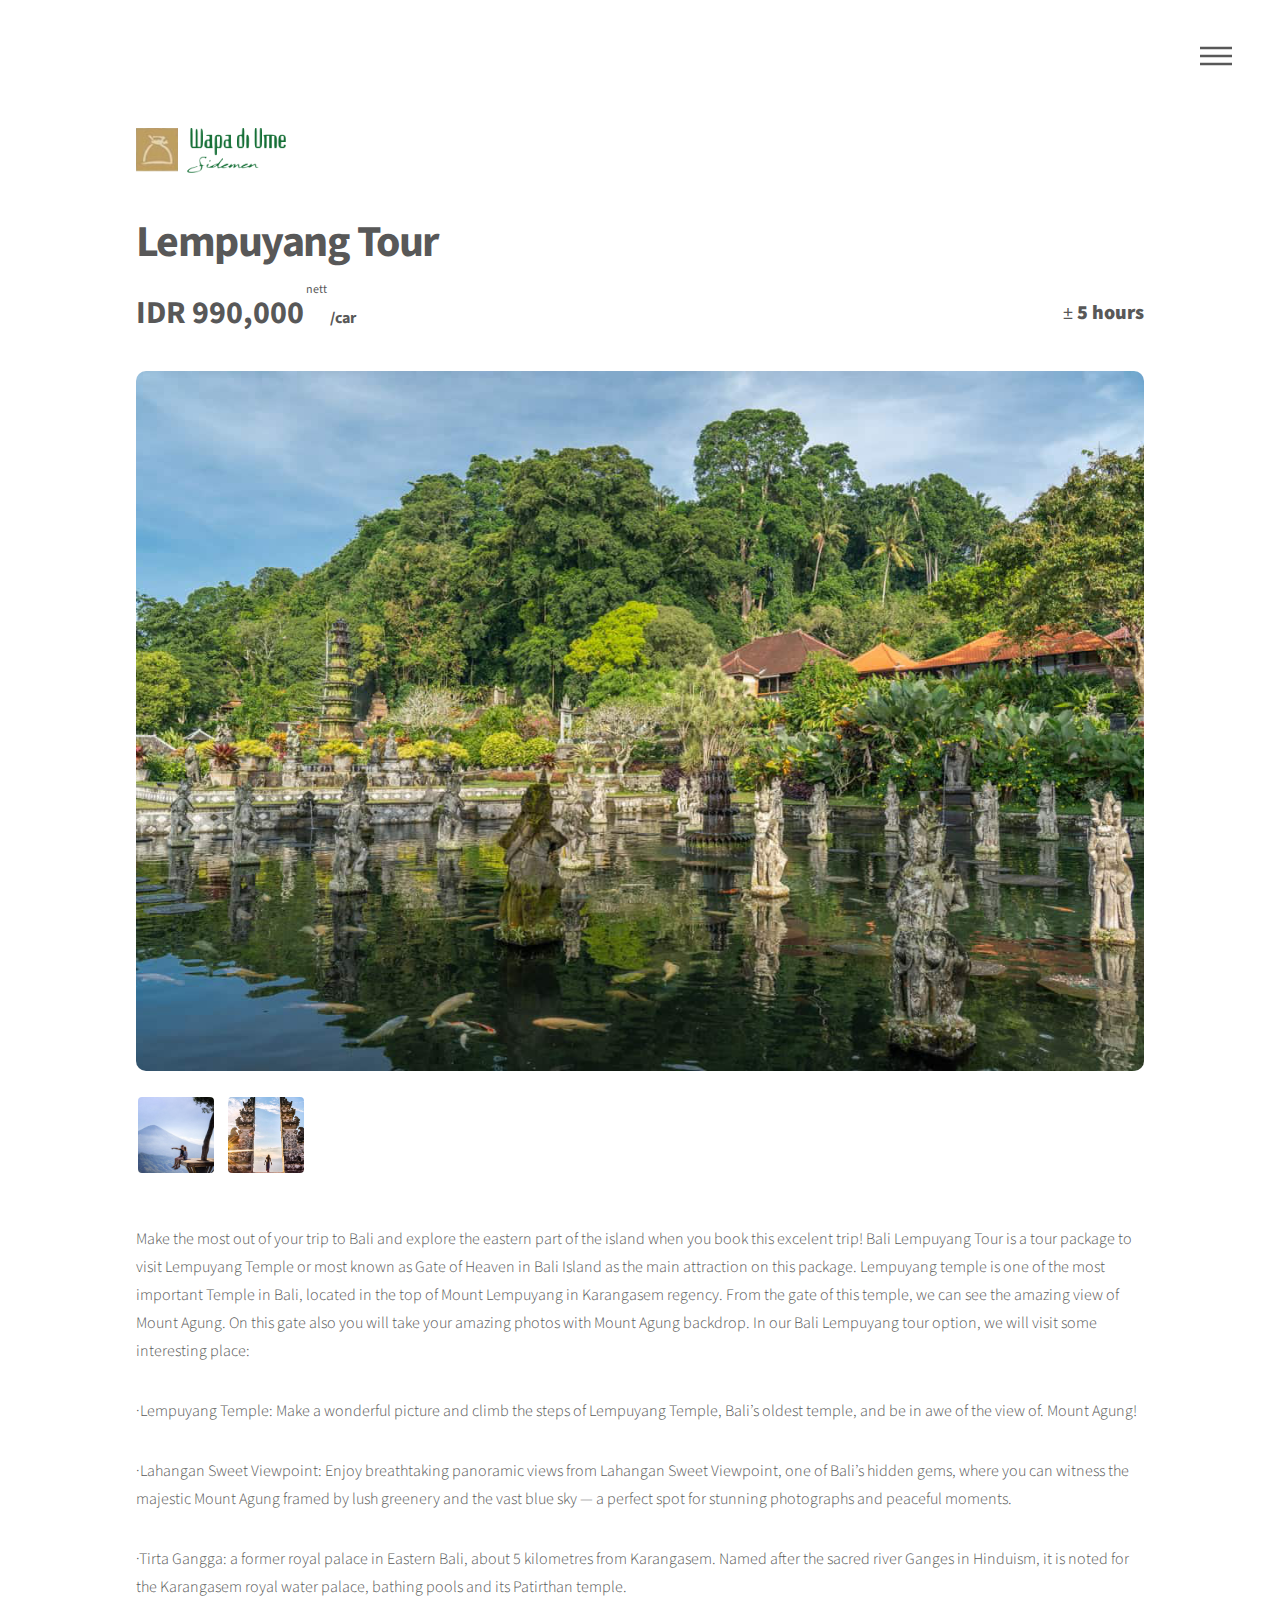
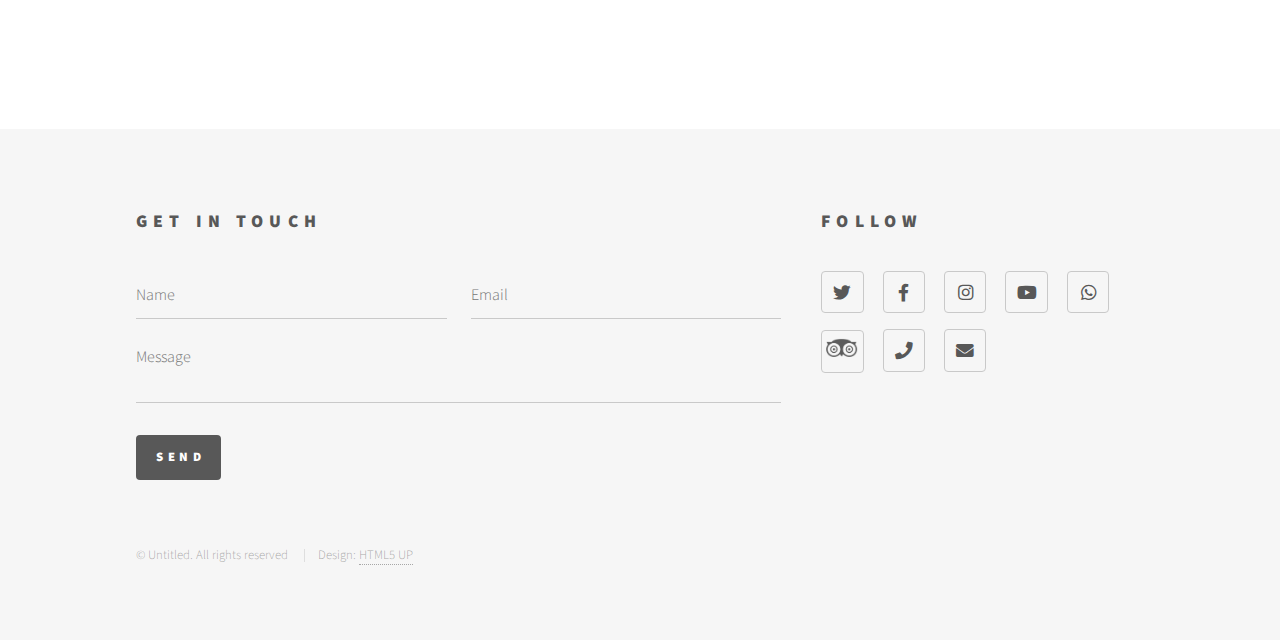
<file: lempuyang.html>
<!DOCTYPE HTML>
<!--
	Phantom by HTML5 UP
	html5up.net | @ajlkn
	Free for personal and commercial use under the CCA 3.0 license (html5up.net/license)
-->
<html>

<head>
     <title>Wapa Di Ume</title>
    <link rel="shortcut icon" href="images/fav.png" type="image/x-icon">
    <meta charset="utf-8" />
    <meta name="viewport" content="width=device-width, initial-scale=1, user-scalable=no" />
    <link rel="stylesheet" href="assets/css/main.css" />
    <noscript>
        <link rel="stylesheet" href="assets/css/noscript.css" />
    </noscript>
</head>

<body class="is-preload">
    <!-- Wrapper -->
    <div id="wrapper">

        <!-- Header -->
        <header id="header">
            <div class="inner">

                <!-- Logo -->
                <a href="index.html" class="logo">
                    <span class="symbol"><img src="images/logo.png" width="150" alt="" /></span>
                </a>

                <!-- Nav -->
                <nav>
                    <ul>
                        <li><a href="#menu">Menu</a></li>
                    </ul>
                </nav>

            </div>
        </header>

        <!-- Menu -->
        <nav id="menu">
            <h2>Menu</h2>
            <ul>
               <li><a href="index.html">Home</a></li>
                <li><a href="about.html">About</a></li>
                <li><a href="https://bitri.link/wapadiumesidemen">Hotels Information</a></li>
            </ul>
        </nav>

        <!-- Main -->
        <div id="main">
            <div class="inner">

                <h1>Lempuyang Tour</h1>
                <div class="tour-price-duration">
                    <div class="price-info">
                        <span class="price">
                            IDR 990,000<sup>nett</sup><span class="per-car">/car</span>
                        </span>
                    </div>
                    <div class="duration-info">
                        ± <strong>5 hours</strong>
                    </div>
                </div>
							<!-- Gambar utama -->
<div class="main-image-container">
  <img id="mainImage" src="images/lempuyang.png" alt="Main Image" class="main-image">
</div>

<!-- Galeri thumbnail -->
<div class="thumbnail-gallery">
  <img src="images/lempuyang1.png" class="thumbnail" onclick="swapImage(this)">
  <img src="images/lempuyang2.png" class="thumbnail" onclick="swapImage(this)">
</div>


                <p>Make the most out of your trip to Bali and explore the eastern part of
the island when you book this excelent trip! Bali Lempuyang Tour is a
tour package to visit Lempuyang Temple or most known as Gate of
Heaven in Bali Island as the main attraction on this package.
Lempuyang temple is one of the most important Temple in Bali, located
in the top of Mount Lempuyang in Karangasem regency. From the gate
of this temple, we can see the amazing view of Mount Agung. On this
gate also you will take your amazing photos with Mount Agung
backdrop. In our Bali Lempuyang tour option, we will visit some
interesting place:
</p>
                <p>·Lempuyang Temple: Make a wonderful picture and climb the steps of
Lempuyang Temple, Bali’s oldest temple, and be in awe of the view of.
Mount Agung!
</p>
                <p>·Lahangan Sweet Viewpoint: Enjoy breathtaking panoramic views from Lahangan Sweet Viewpoint, one of Bali’s hidden gems, 
                    where you can witness the majestic Mount Agung framed by lush 
                    greenery and the vast blue sky — a perfect spot for stunning photographs and peaceful moments.
                
</p>
                <p>·Tirta Gangga: a former royal palace in Eastern Bali, about 5
kilometres from Karangasem. Named after the sacred river Ganges in
Hinduism, it is noted for the Karangasem royal water palace, bathing
pools and its Patirthan temple.

</p>
            </div>
        </div>

        <!-- Footer -->
        <footer id="footer">
            <div class="inner">
                <section>
                    <h2>Get in touch</h2>
                    <form method="post" action="#">
                        <div class="fields">
                            <div class="field half">
                                <input type="text" name="name" id="name" placeholder="Name" />
                            </div>
                            <div class="field half">
                                <input type="email" name="email" id="email" placeholder="Email" />
                            </div>
                            <div class="field">
                                <textarea name="message" id="message" placeholder="Message"></textarea>
                            </div>
                        </div>
                        <ul class="actions">
                            <li><input type="submit" value="Send" class="primary" /></li>
                        </ul>
                    </form>
                </section>
                <section>
                    <h2>Follow</h2>
                    <ul class="icons">
						<li><a href="https://x.com/wapadiumeresort" class="icon brands style2 fa-twitter"><span class="label">Twitter</span></a>
						</li>
						<li><a href="https://www.facebook.com/wapadiumesidemen/" class="icon brands style2 fa-facebook-f"><span class="label">Facebook</span></a>
						</li>
						<li><a href="https://www.instagram.com/wapadiumesidemen/" class="icon brands style2 fa-instagram"><span class="label">Instagram</span></a>
						</li>
						<li><a href="https://www.youtube.com/channel/UCwpbF3GIwdgp5LKjFyeAGQQ" class="icon brands style2 fa-youtube"><span class="label">Youtube</span></a>
						</li>
						<li><a href="https://wa.me/+628113998972" class="icon brands style2 fa-whatsapp"><span class="label">whatsapp</span></a>
						</li>
						
						 <li>
            <a href="https://www.tripadvisor.com/Hotel_Review-g297701-d309331-Reviews-Wapa_Di_Ume_Ubud-Ubud_Gianyar_Regency_Bali.html" class="icon brands style2">
              <img src="images/boboboy.png"  style="width: 32px; height: auto; filter: grayscale(100%) brightness(0.5);">
              <span class="label"></span>
            </a>
          </li>
          <li><a href="tel:+62%20366%20543%207600" class="icon solid style2 fa-phone"><span class="label">Phone</span></a></li>
						<li><a href="mailto:reservation@wapadiumesidemen.com " class="icon solid style2 fa-envelope"><span class="label">Email</span></a></li>
                    </ul>
                </section>
                <ul class="copyright">
                    <li>&copy; Untitled. All rights reserved</li>
                    <li>Design: <a href="http://html5up.net">HTML5 UP</a></li>
                </ul>
            </div>
        </footer>

    </div>
<script>
  function swapImage(clickedThumb) {
    const mainImage = document.getElementById('mainImage');
    
    // Simpan src saat ini
    const currentMainSrc = mainImage.src;

    // Tukar src
    mainImage.src = clickedThumb.src;
    clickedThumb.src = currentMainSrc;
  }
</script>

    <!-- Scripts -->
    <script src="assets/js/jquery.min.js"></script>
    <script src="assets/js/browser.min.js"></script>
    <script src="assets/js/breakpoints.min.js"></script>
    <script src="assets/js/util.js"></script>
    <script src="assets/js/main.js"></script>

</body>

</html>
</file>
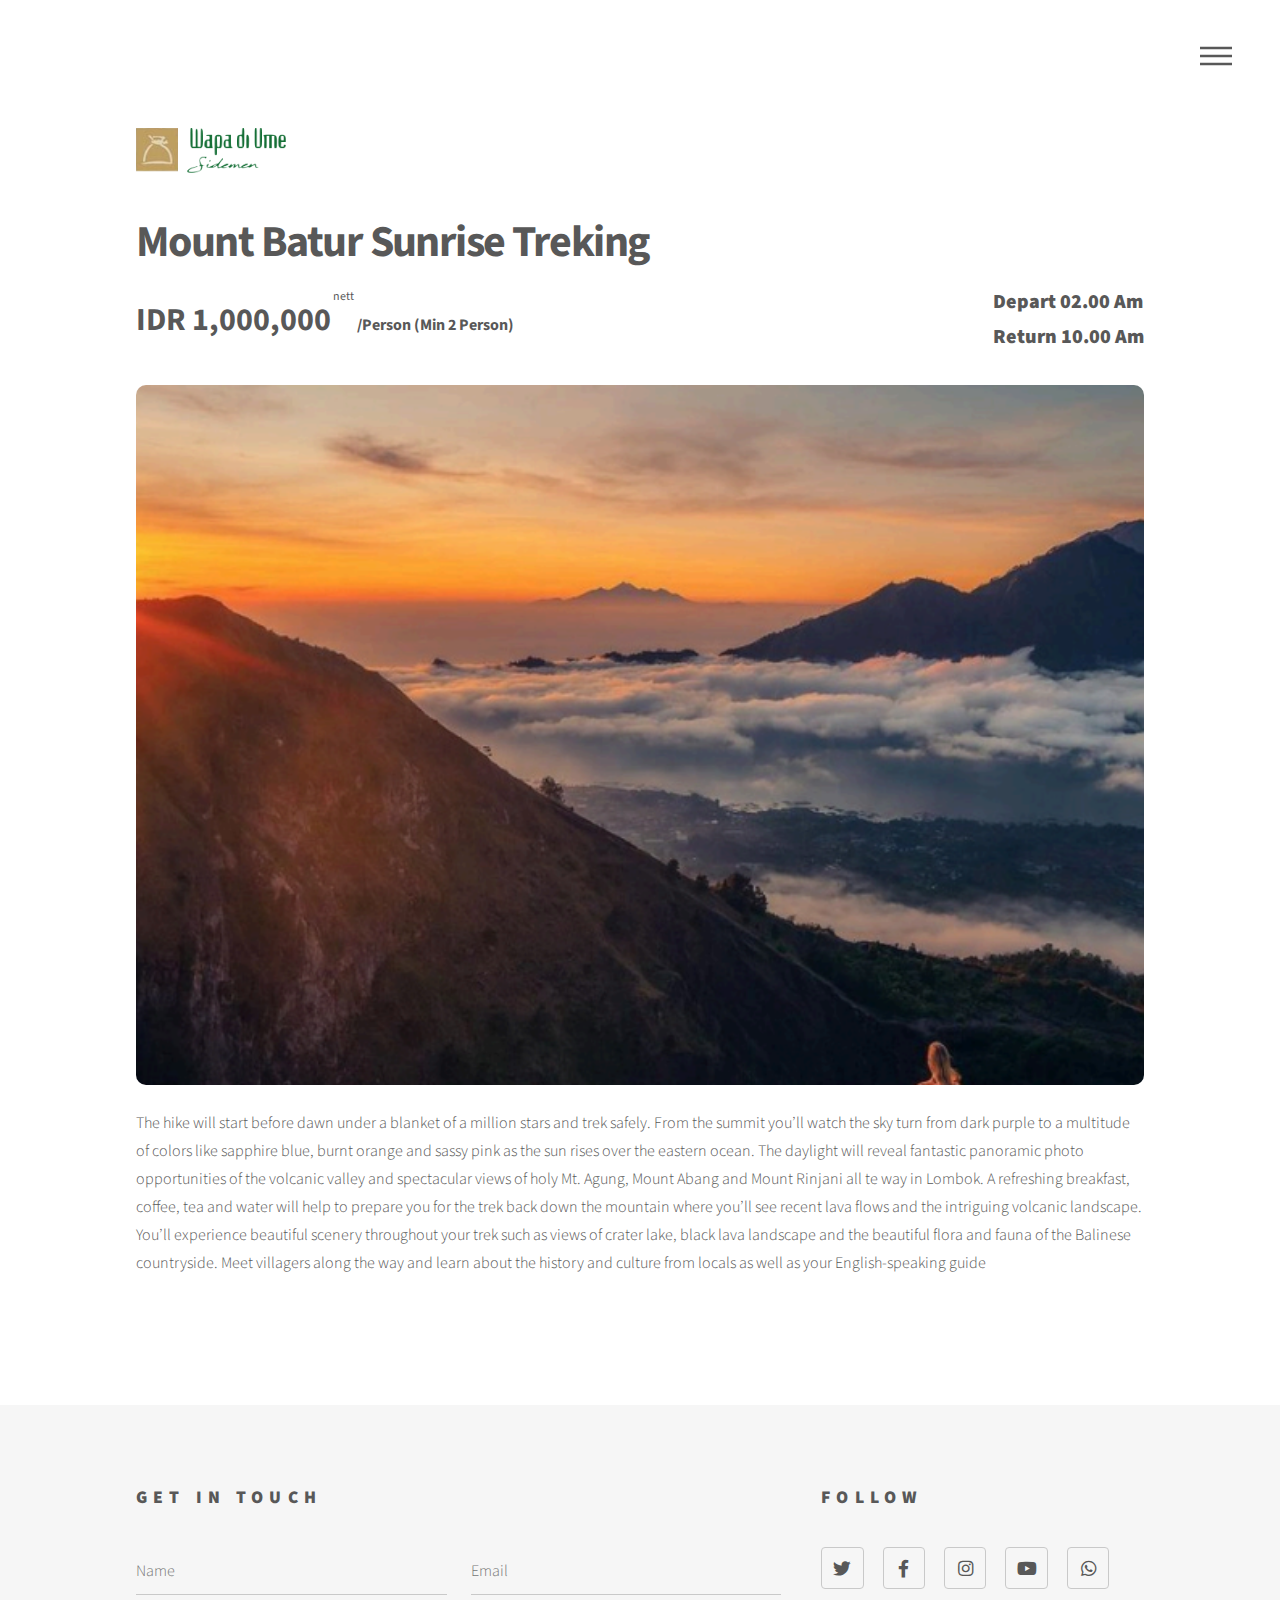
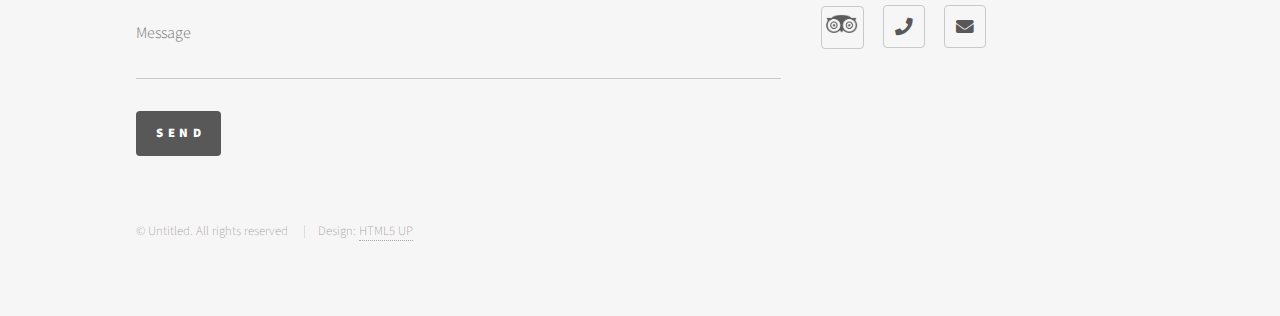
<file: mount-batur.html>
<!DOCTYPE HTML>
<!--
	Phantom by HTML5 UP
	html5up.net | @ajlkn
	Free for personal and commercial use under the CCA 3.0 license (html5up.net/license)
-->
<html>

<head>
    <title>Wapa Di Ume</title>
    <link rel="shortcut icon" href="images/fav.png" type="image/x-icon">
    <meta charset="utf-8" />
    <meta name="viewport" content="width=device-width, initial-scale=1, user-scalable=no" />
    <link rel="stylesheet" href="assets/css/main.css" />
    <noscript>
        <link rel="stylesheet" href="assets/css/noscript.css" />
    </noscript>
</head>

<body class="is-preload">
    <!-- Wrapper -->
    <div id="wrapper">

        <!-- Header -->
        <header id="header">
            <div class="inner">

                <!-- Logo -->
                <a href="index.html" class="logo">
                    <span class="symbol"><img src="images/logo.png" width="150" alt="" /></span>
                </a>

                <!-- Nav -->
                <nav>
                    <ul>
                        <li><a href="#menu">Menu</a></li>
                    </ul>
                </nav>

            </div>
        </header>

        <!-- Menu -->
        <nav id="menu">
            <h2>Menu</h2>
            <ul>
               <li><a href="index.html">Home</a></li>
                <li><a href="about.html">About</a></li>
                <li><a href="https://bitri.link/wapadiumesidemen">Hotels Information</a></li>
            </ul>
        </nav>

        <!-- Main -->
        <div id="main">
            <div class="inner">

                <h1>Mount Batur Sunrise Treking</h1>
                <div class="tour-price-duration">
                    <div class="price-info">
                        <span class="price">
                            IDR 1,000,000<sup>nett</sup><span class="per-car">/Person (Min 2 Person)</span>
                        </span>
                    </div>
                    <div class="duration-info">
                        <div><strong>Depart 02.00 Am</strong></div>
                        <div><strong>Return 10.00 Am</strong></div>
                    </div>
                </div>
                <!-- Gambar utama -->
                <div class="main-image-container">
                    <img id="mainImage" src="images/mountaint.png" alt="Main Image" class="main-image">
                </div>

                <!-- Galeri thumbnail -->
                <!-- <div class="thumbnail-gallery">
                    <img src="images/ubud2.png" class="thumbnail" onclick="swapImage(this)">
                    <img src="images/ubud3.png" class="thumbnail" onclick="swapImage(this)">
                    <img src="images/ubud4.png" class="thumbnail" onclick="swapImage(this)">
                </div> -->


                <p>The hike will start before dawn under a blanket of a million stars
and trek safely. From the summit you’ll watch the sky turn from dark
purple to a multitude of colors like sapphire blue, burnt orange and
sassy pink as the sun rises over the eastern ocean.
The daylight will reveal fantastic panoramic photo opportunities of
the volcanic valley and spectacular views of holy Mt. Agung, Mount
Abang and Mount Rinjani all te way in Lombok.
A refreshing breakfast, coffee, tea and water will help to prepare
you for the trek back down the mountain where you’ll see recent
lava flows and the intriguing volcanic landscape.
You’ll experience beautiful scenery throughout your trek such as
views of crater lake, black lava landscape and the beautiful flora
and fauna of the Balinese countryside. Meet villagers along the way
and learn about the history and culture from locals as well as your
English-speaking guide


            </div>
        </div>

        <!-- Footer -->
        <footer id="footer">
            <div class="inner">
                <section>
                    <h2>Get in touch</h2>
                    <form method="post" action="#">
                        <div class="fields">
                            <div class="field half">
                                <input type="text" name="name" id="name" placeholder="Name" />
                            </div>
                            <div class="field half">
                                <input type="email" name="email" id="email" placeholder="Email" />
                            </div>
                            <div class="field">
                                <textarea name="message" id="message" placeholder="Message"></textarea>
                            </div>
                        </div>
                        <ul class="actions">
                            <li><input type="submit" value="Send" class="primary" /></li>
                        </ul>
                    </form>
                </section>
                <section>
                    <h2>Follow</h2>
                    <ul class="icons">
                       <li><a href="https://x.com/wapadiumeresort" class="icon brands style2 fa-twitter"><span class="label">Twitter</span></a>
						</li>
						<li><a href="https://www.facebook.com/wapadiumesidemen/" class="icon brands style2 fa-facebook-f"><span class="label">Facebook</span></a>
						</li>
						<li><a href="https://www.instagram.com/wapadiumesidemen/" class="icon brands style2 fa-instagram"><span class="label">Instagram</span></a>
						</li>
						<li><a href="https://www.youtube.com/channel/UCwpbF3GIwdgp5LKjFyeAGQQ" class="icon brands style2 fa-youtube"><span class="label">Youtube</span></a>
						</li>
						<li><a href="https://wa.me/+628113998972" class="icon brands style2 fa-whatsapp"><span class="label">whatsapp</span></a>
						</li>
						
						 <li>
            <a href="https://www.tripadvisor.com/Hotel_Review-g297701-d309331-Reviews-Wapa_Di_Ume_Ubud-Ubud_Gianyar_Regency_Bali.html" class="icon brands style2">
              <img src="images/boboboy.png"  style="width: 32px; height: auto; filter: grayscale(100%) brightness(0.5);">
              <span class="label"></span>
            </a>
          </li>
          <li><a href="tel:+62%20366%20543%207600" class="icon solid style2 fa-phone"><span class="label">Phone</span></a></li>
						<li><a href="mailto:reservation@wapadiumesidemen.com " class="icon solid style2 fa-envelope"><span class="label">Email</span></a></li>
                    </ul>
                </section>
                <ul class="copyright">
                    <li>&copy; Untitled. All rights reserved</li>
                    <li>Design: <a href="http://html5up.net">HTML5 UP</a></li>
                </ul>
            </div>
        </footer>

    </div>
    <script>
        function swapImage(clickedThumb) {
            const mainImage = document.getElementById('mainImage');

            // Simpan src saat ini
            const currentMainSrc = mainImage.src;

            // Tukar src
            mainImage.src = clickedThumb.src;
            clickedThumb.src = currentMainSrc;
        }
    </script>

    <!-- Scripts -->
    <script src="assets/js/jquery.min.js"></script>
    <script src="assets/js/browser.min.js"></script>
    <script src="assets/js/breakpoints.min.js"></script>
    <script src="assets/js/util.js"></script>
    <script src="assets/js/main.js"></script>

</body>

</html>
</file>
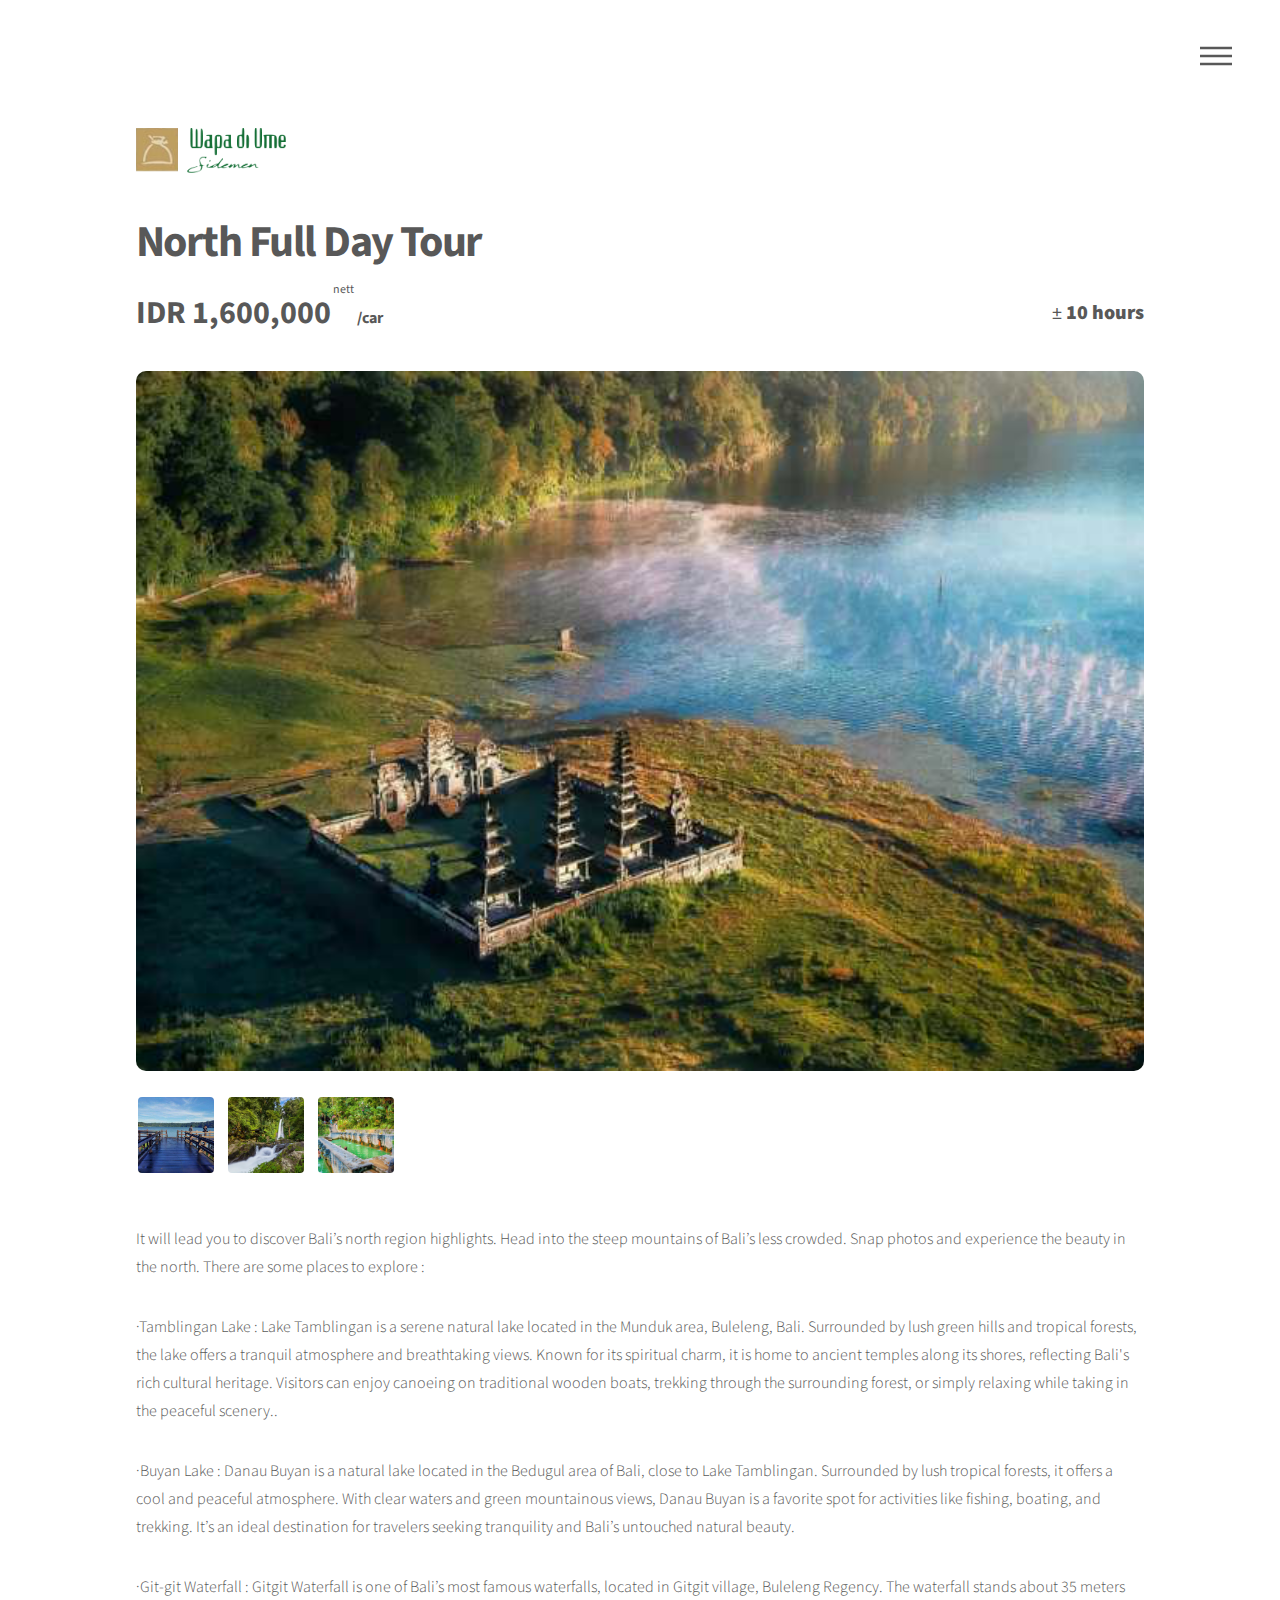
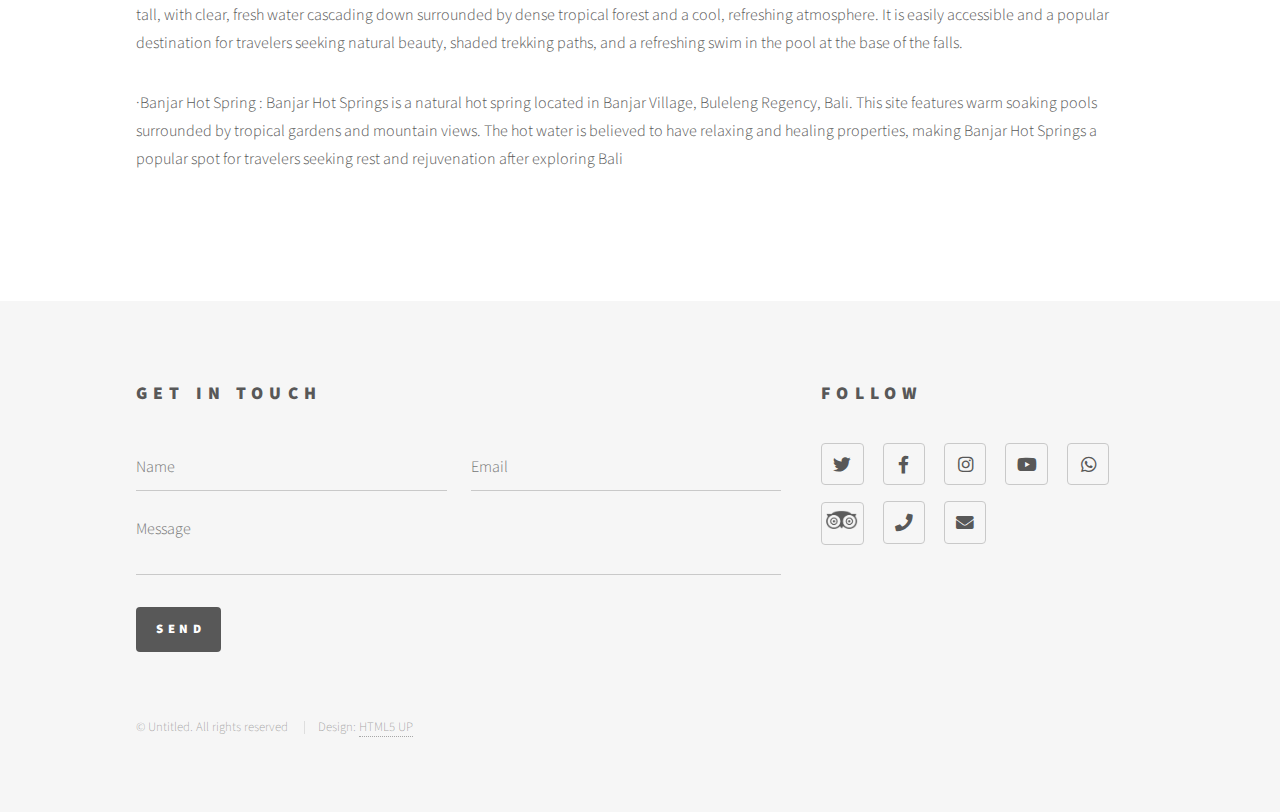
<file: north.html>
<!DOCTYPE HTML>
<!--
	Phantom by HTML5 UP
	html5up.net | @ajlkn
	Free for personal and commercial use under the CCA 3.0 license (html5up.net/license)
-->
<html>

<head>
     <title>Wapa Di Ume</title>
    <link rel="shortcut icon" href="images/fav.png" type="image/x-icon">
    <meta charset="utf-8" />
    <meta name="viewport" content="width=device-width, initial-scale=1, user-scalable=no" />
    <link rel="stylesheet" href="assets/css/main.css" />
    <noscript>
        <link rel="stylesheet" href="assets/css/noscript.css" />
    </noscript>
</head>

<body class="is-preload">
    <!-- Wrapper -->
    <div id="wrapper">

        <!-- Header -->
        <header id="header">
            <div class="inner">

                <!-- Logo -->
                <a href="index.html" class="logo">
                    <span class="symbol"><img src="images/logo.png" width="150" alt="" /></span>
                </a>

                <!-- Nav -->
                <nav>
                    <ul>
                        <li><a href="#menu">Menu</a></li>
                    </ul>
                </nav>

            </div>
        </header>

        <!-- Menu -->
        <nav id="menu">
            <h2>Menu</h2>
            <ul>
               <li><a href="index.html">Home</a></li>
                <li><a href="about.html">About</a></li>
                <li><a href="https://bitri.link/wapadiumesidemen">Hotels Information</a></li>
            </ul>
        </nav>

        <!-- Main -->
        <div id="main">
            <div class="inner">

                <h1>North Full Day Tour</h1>
                <div class="tour-price-duration">
                    <div class="price-info">
                        <span class="price">
                            IDR 1,600,000<sup>nett</sup><span class="per-car">/car</span>
                        </span>
                    </div>
                    <div class="duration-info">
                        ± <strong>10 hours</strong>
                    </div>
                </div>
                <!-- Gambar utama -->
                <div class="main-image-container">
                    <img id="mainImage" src="images/north.png" alt="Main Image" class="main-image">
                </div>

                <!-- Galeri thumbnail -->
                <div class="thumbnail-gallery">
                    <img src="images/north2.png" class="thumbnail" onclick="swapImage(this)">
                    <img src="images/north3.png" class="thumbnail" onclick="swapImage(this)">
                    <img src="images/north4.png" class="thumbnail" onclick="swapImage(this)">
                </div>


                <p>It will lead you to discover Bali’s north region highlights. Head into
the steep mountains of Bali’s less crowded. Snap photos and
experience the beauty in the north. There are some places to
explore :



                </p>
                <p>·Tamblingan Lake : Lake Tamblingan is a serene natural lake located in the Munduk area, Buleleng, Bali.
Surrounded by lush green hills and tropical forests, the lake offers a tranquil atmosphere and breathtaking views.
 Known for its spiritual charm, it is home to ancient temples along its shores,
 reflecting Bali's rich cultural heritage. Visitors can enjoy canoeing on traditional wooden boats,
  trekking through the surrounding forest, or simply relaxing while taking in the peaceful scenery..


                </p>
                <p>·Buyan Lake : Danau Buyan is a natural lake located in the Bedugul area of Bali, close to Lake Tamblingan.
Surrounded by lush tropical forests, it offers a cool and peaceful atmosphere.
 With clear waters and green mountainous views, Danau Buyan is a favorite spot for activities like fishing, boating, and trekking.
 It’s an ideal destination for travelers seeking tranquility and Bali’s untouched natural beauty.

                </p>
                <p>·Git-git Waterfall : Gitgit Waterfall is one of Bali’s most famous waterfalls, located in Gitgit village, Buleleng Regency.
The waterfall stands about 35 meters tall, with clear, fresh water cascading down surrounded by dense tropical forest and a cool, refreshing atmosphere.
 It is easily accessible and a popular destination for travelers seeking natural beauty, shaded trekking paths, and a refreshing swim in the pool at the base of the falls.


                </p>
                <p>·Banjar Hot Spring : Banjar Hot Springs is a natural hot spring located in Banjar Village, Buleleng Regency, Bali.
 This site features warm soaking pools surrounded by tropical gardens and mountain views. The hot water is believed to have relaxing and healing properties,
 making Banjar Hot Springs a popular spot for travelers seeking rest and rejuvenation after exploring Bali




                </p>
            </div>
        </div>

        <!-- Footer -->
        <footer id="footer">
            <div class="inner">
                <section>
                    <h2>Get in touch</h2>
                    <form method="post" action="#">
                        <div class="fields">
                            <div class="field half">
                                <input type="text" name="name" id="name" placeholder="Name" />
                            </div>
                            <div class="field half">
                                <input type="email" name="email" id="email" placeholder="Email" />
                            </div>
                            <div class="field">
                                <textarea name="message" id="message" placeholder="Message"></textarea>
                            </div>
                        </div>
                        <ul class="actions">
                            <li><input type="submit" value="Send" class="primary" /></li>
                        </ul>
                    </form>
                </section>
                <section>
                    <h2>Follow</h2>
                    <ul class="icons">
                        <li><a href="https://x.com/wapadiumeresort" class="icon brands style2 fa-twitter"><span class="label">Twitter</span></a>
						</li>
						<li><a href="https://www.facebook.com/wapadiumesidemen/" class="icon brands style2 fa-facebook-f"><span class="label">Facebook</span></a>
						</li>
						<li><a href="https://www.instagram.com/wapadiumesidemen/" class="icon brands style2 fa-instagram"><span class="label">Instagram</span></a>
						</li>
						<li><a href="https://www.youtube.com/channel/UCwpbF3GIwdgp5LKjFyeAGQQ" class="icon brands style2 fa-youtube"><span class="label">Youtube</span></a>
						</li>
						<li><a href="https://wa.me/+628113998972" class="icon brands style2 fa-whatsapp"><span class="label">whatsapp</span></a>
						</li>
						
						 <li>
            <a href="https://www.tripadvisor.com/Hotel_Review-g297701-d309331-Reviews-Wapa_Di_Ume_Ubud-Ubud_Gianyar_Regency_Bali.html" class="icon brands style2">
              <img src="images/boboboy.png"  style="width: 32px; height: auto; filter: grayscale(100%) brightness(0.5);">
              <span class="label"></span>
            </a>
          </li>
          <li><a href="tel:+62%20366%20543%207600" class="icon solid style2 fa-phone"><span class="label">Phone</span></a></li>
						<li><a href="mailto:reservation@wapadiumesidemen.com " class="icon solid style2 fa-envelope"><span class="label">Email</span></a></li>
                    </ul>
                </section>
                <ul class="copyright">
                    <li>&copy; Untitled. All rights reserved</li>
                    <li>Design: <a href="http://html5up.net">HTML5 UP</a></li>
                </ul>
            </div>
        </footer>

    </div>
    <script>
        function swapImage(clickedThumb) {
            const mainImage = document.getElementById('mainImage');

            // Simpan src saat ini
            const currentMainSrc = mainImage.src;

            // Tukar src
            mainImage.src = clickedThumb.src;
            clickedThumb.src = currentMainSrc;
        }
    </script>

    <!-- Scripts -->
    <script src="assets/js/jquery.min.js"></script>
    <script src="assets/js/browser.min.js"></script>
    <script src="assets/js/breakpoints.min.js"></script>
    <script src="assets/js/util.js"></script>
    <script src="assets/js/main.js"></script>

</body>

</html>
</file>
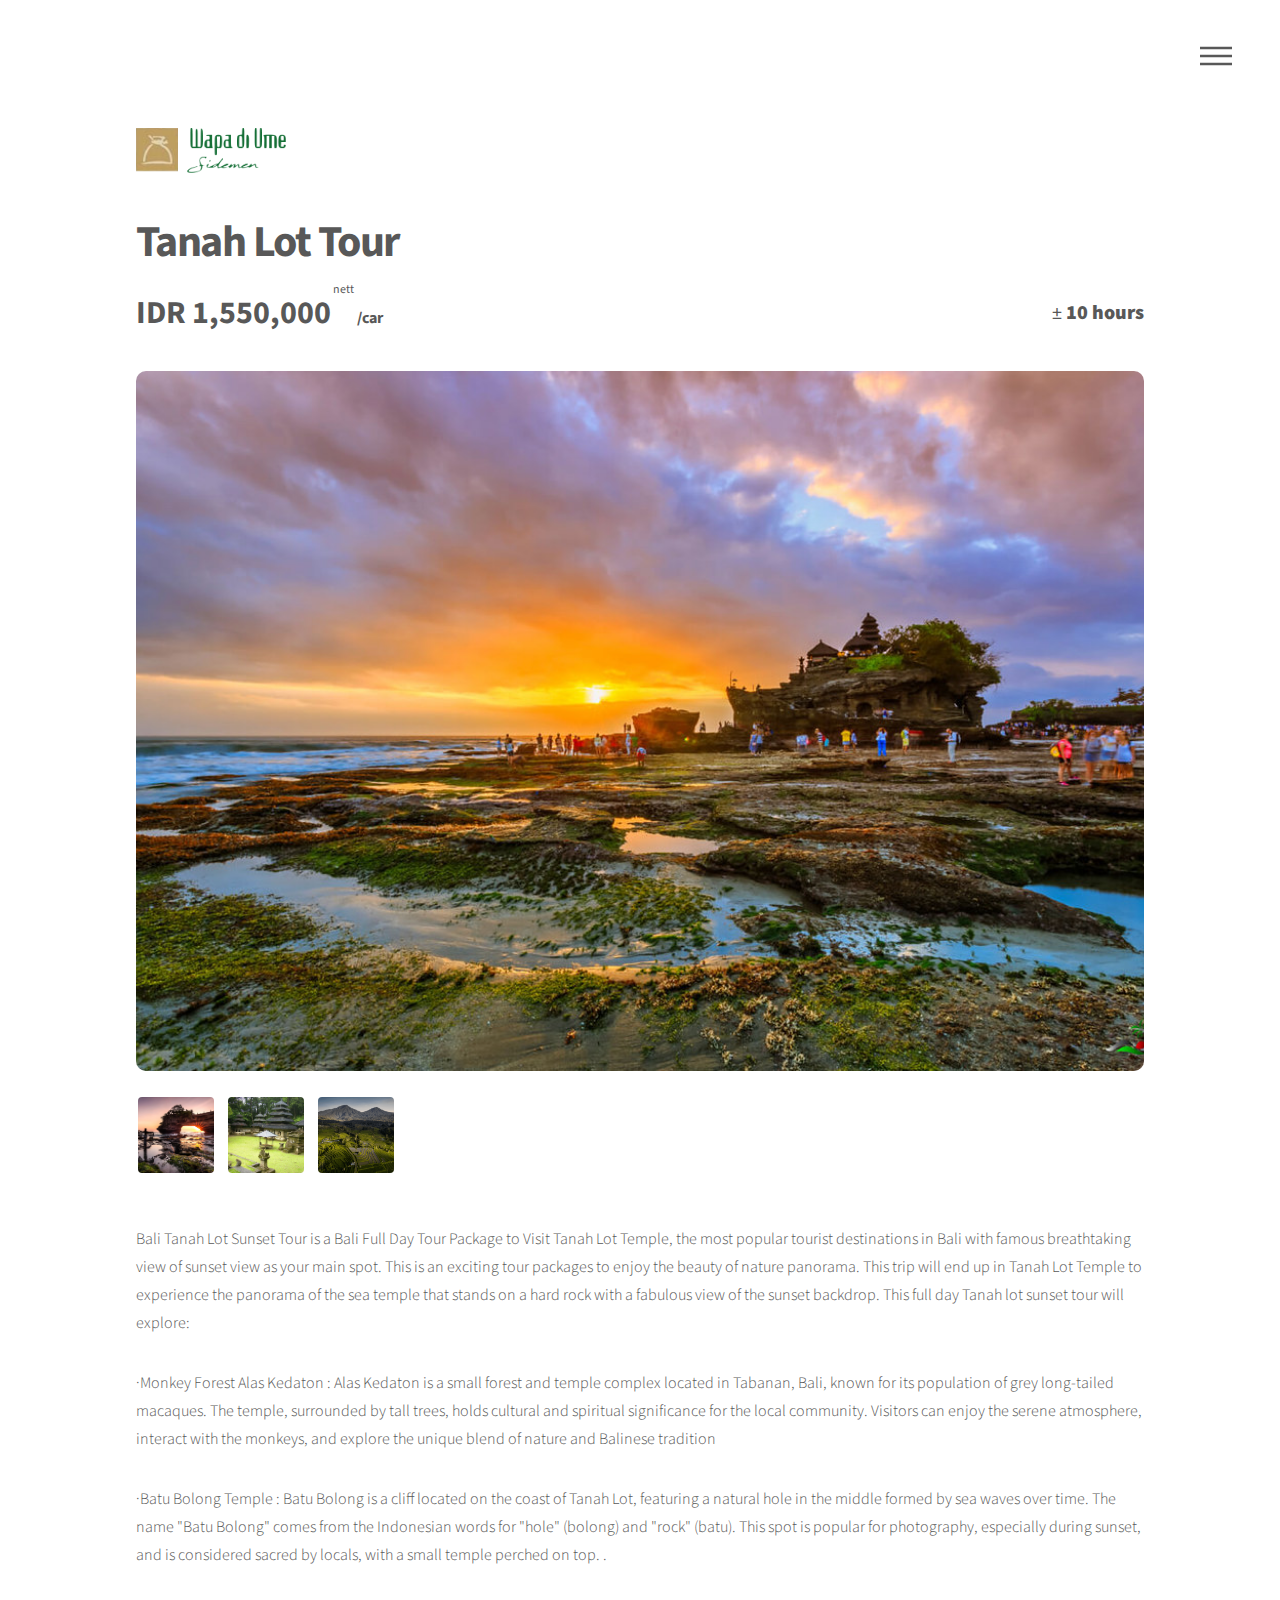
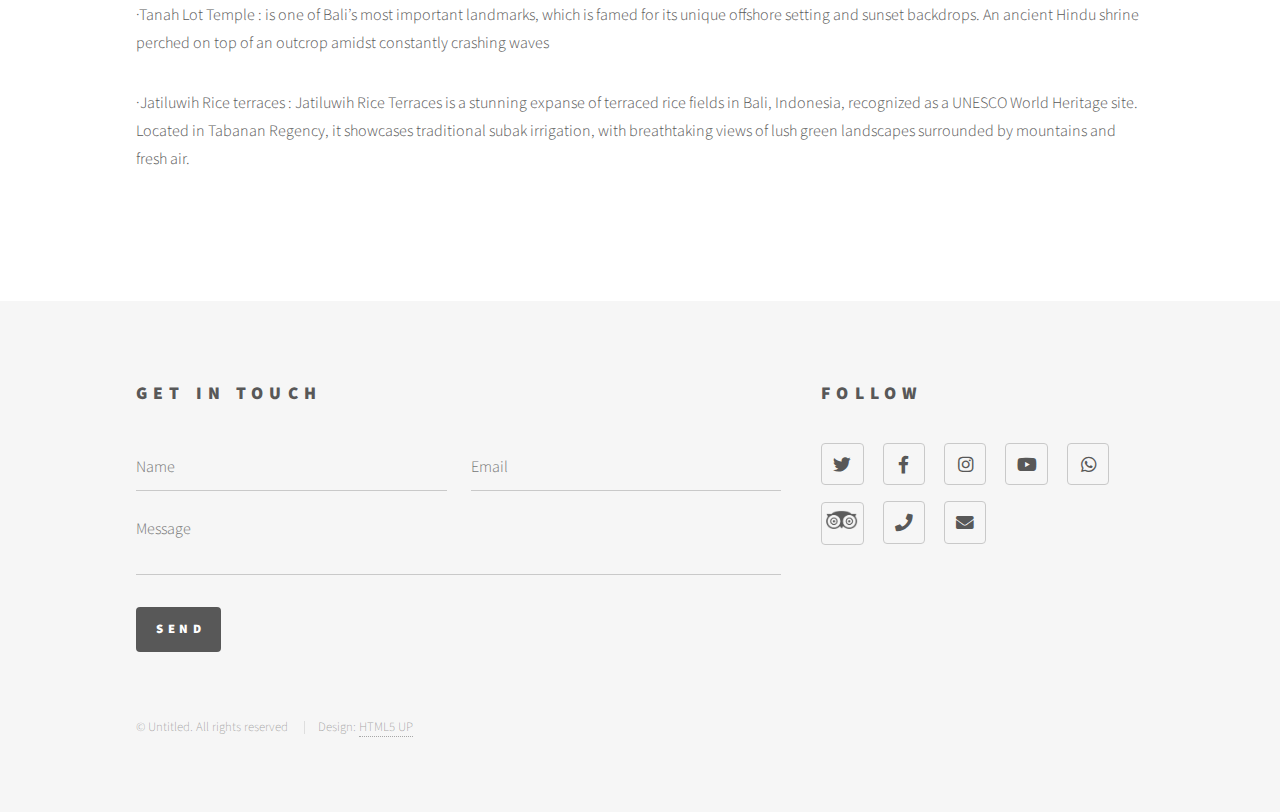
<file: tanahlot.html>
<!DOCTYPE HTML>
<!--
	Phantom by HTML5 UP
	html5up.net | @ajlkn
	Free for personal and commercial use under the CCA 3.0 license (html5up.net/license)
-->
<html>

<head>
     <title>Wapa Di Ume</title>
    <link rel="shortcut icon" href="images/fav.png" type="image/x-icon">
    <meta charset="utf-8" />
    <meta name="viewport" content="width=device-width, initial-scale=1, user-scalable=no" />
    <link rel="stylesheet" href="assets/css/main.css" />
    <noscript>
        <link rel="stylesheet" href="assets/css/noscript.css" />
    </noscript>
</head>

<body class="is-preload">
    <!-- Wrapper -->
    <div id="wrapper">

        <!-- Header -->
        <header id="header">
            <div class="inner">

                <!-- Logo -->
                <a href="index.html" class="logo">
                    <span class="symbol"><img src="images/logo.png" width="150" alt="" /></span>
                </a>

                <!-- Nav -->
                <nav>
                    <ul>
                        <li><a href="#menu">Menu</a></li>
                    </ul>
                </nav>

            </div>
        </header>

        <!-- Menu -->
        <nav id="menu">
            <h2>Menu</h2>
            <ul>
               <li><a href="index.html">Home</a></li>
                <li><a href="about.html">About</a></li>
                <li><a href="https://bitri.link/wapadiumesidemen">Hotels Information</a></li>
            </ul>
        </nav>

        <!-- Main -->
        <div id="main">
            <div class="inner">

                <h1>Tanah Lot Tour</h1>
                <div class="tour-price-duration">
                    <div class="price-info">
                        <span class="price">
                            IDR 1,550,000<sup>nett</sup><span class="per-car">/car</span>
                        </span>
                    </div>
                    <div class="duration-info">
                        ± <strong>10 hours</strong>
                    </div>
                </div>
                <!-- Gambar utama -->
                <div class="main-image-container">
                    <img id="mainImage" src="images/tanahlot.png" alt="Main Image" class="main-image">
                </div>

                <!-- Galeri thumbnail -->
                <div class="thumbnail-gallery">
                    <img src="images/tanahlot2.png" class="thumbnail" onclick="swapImage(this)">
                    <img src="images/tanahlot3.png" class="thumbnail" onclick="swapImage(this)">
                    <img src="images/tanahlot4.png" class="thumbnail" onclick="swapImage(this)">
                </div>


                <p>Bali Tanah Lot Sunset Tour is a Bali Full Day Tour Package to Visit
Tanah Lot Temple, the most popular tourist destinations in Bali with
famous breathtaking view of sunset view as your main spot. This is an
exciting tour packages to enjoy the beauty of nature panorama. This trip
will end up in Tanah Lot Temple to experience the panorama of the sea
temple that stands on a hard rock with a fabulous view of the sunset
backdrop. This full day Tanah lot sunset tour will explore:



                </p>
                <p>·Monkey Forest Alas Kedaton : Alas Kedaton is a small forest and temple complex located in Tabanan, Bali,
 known for its population of grey long-tailed macaques.
The temple, surrounded by tall trees, holds cultural and spiritual significance for the local community.
Visitors can enjoy the serene atmosphere, interact with the monkeys, and explore the unique blend of nature and Balinese tradition

                </p>
                <p>·Batu Bolong Temple : Batu Bolong is a cliff located on the coast of Tanah Lot,
 featuring a natural hole in the middle formed by sea waves over time.
 The name "Batu Bolong" comes from the Indonesian words for "hole" (bolong) and "rock" (batu).
This spot is popular for photography, especially during sunset, and is considered sacred by locals, with a small temple perched on top.
.


                </p>
                <p>·Tanah Lot Temple : is one of Bali’s most important landmarks,
which is famed for its unique offshore setting and sunset
backdrops. An ancient Hindu shrine perched on top of an outcrop
amidst constantly crashing waves


                </p>
                <p>·Jatiluwih Rice terraces : Jatiluwih Rice Terraces is a stunning expanse of terraced rice fields in Bali, Indonesia,
 recognized as a UNESCO World Heritage site.
 Located in Tabanan Regency, it showcases traditional subak irrigation,
 with breathtaking views of lush green landscapes surrounded by mountains and fresh air.




                </p>
            </div>
        </div>

        <!-- Footer -->
        <footer id="footer">
            <div class="inner">
                <section>
                    <h2>Get in touch</h2>
                    <form method="post" action="#">
                        <div class="fields">
                            <div class="field half">
                                <input type="text" name="name" id="name" placeholder="Name" />
                            </div>
                            <div class="field half">
                                <input type="email" name="email" id="email" placeholder="Email" />
                            </div>
                            <div class="field">
                                <textarea name="message" id="message" placeholder="Message"></textarea>
                            </div>
                        </div>
                        <ul class="actions">
                            <li><input type="submit" value="Send" class="primary" /></li>
                        </ul>
                    </form>
                </section>
                <section>
                    <h2>Follow</h2>
                    <ul class="icons">
                        <li><a href="https://x.com/wapadiumeresort" class="icon brands style2 fa-twitter"><span class="label">Twitter</span></a>
						</li>
						<li><a href="https://www.facebook.com/wapadiumesidemen/" class="icon brands style2 fa-facebook-f"><span class="label">Facebook</span></a>
						</li>
						<li><a href="https://www.instagram.com/wapadiumesidemen/" class="icon brands style2 fa-instagram"><span class="label">Instagram</span></a>
						</li>
						<li><a href="https://www.youtube.com/channel/UCwpbF3GIwdgp5LKjFyeAGQQ" class="icon brands style2 fa-youtube"><span class="label">Youtube</span></a>
						</li>
						<li><a href="https://wa.me/+628113998972" class="icon brands style2 fa-whatsapp"><span class="label">whatsapp</span></a>
						</li>
						
						 <li>
            <a href="https://www.tripadvisor.com/Hotel_Review-g297701-d309331-Reviews-Wapa_Di_Ume_Ubud-Ubud_Gianyar_Regency_Bali.html" class="icon brands style2">
              <img src="images/boboboy.png"  style="width: 32px; height: auto; filter: grayscale(100%) brightness(0.5);">
              <span class="label"></span>
            </a>
          </li>
          <li><a href="tel:+62%20366%20543%207600" class="icon solid style2 fa-phone"><span class="label">Phone</span></a></li>
						<li><a href="mailto:reservation@wapadiumesidemen.com " class="icon solid style2 fa-envelope"><span class="label">Email</span></a></li>
                    </ul>
                </section>
                <ul class="copyright">
                    <li>&copy; Untitled. All rights reserved</li>
                    <li>Design: <a href="http://html5up.net">HTML5 UP</a></li>
                </ul>
            </div>
        </footer>

    </div>
    <script>
        function swapImage(clickedThumb) {
            const mainImage = document.getElementById('mainImage');

            // Simpan src saat ini
            const currentMainSrc = mainImage.src;

            // Tukar src
            mainImage.src = clickedThumb.src;
            clickedThumb.src = currentMainSrc;
        }
    </script>

    <!-- Scripts -->
    <script src="assets/js/jquery.min.js"></script>
    <script src="assets/js/browser.min.js"></script>
    <script src="assets/js/breakpoints.min.js"></script>
    <script src="assets/js/util.js"></script>
    <script src="assets/js/main.js"></script>

</body>

</html>
</file>
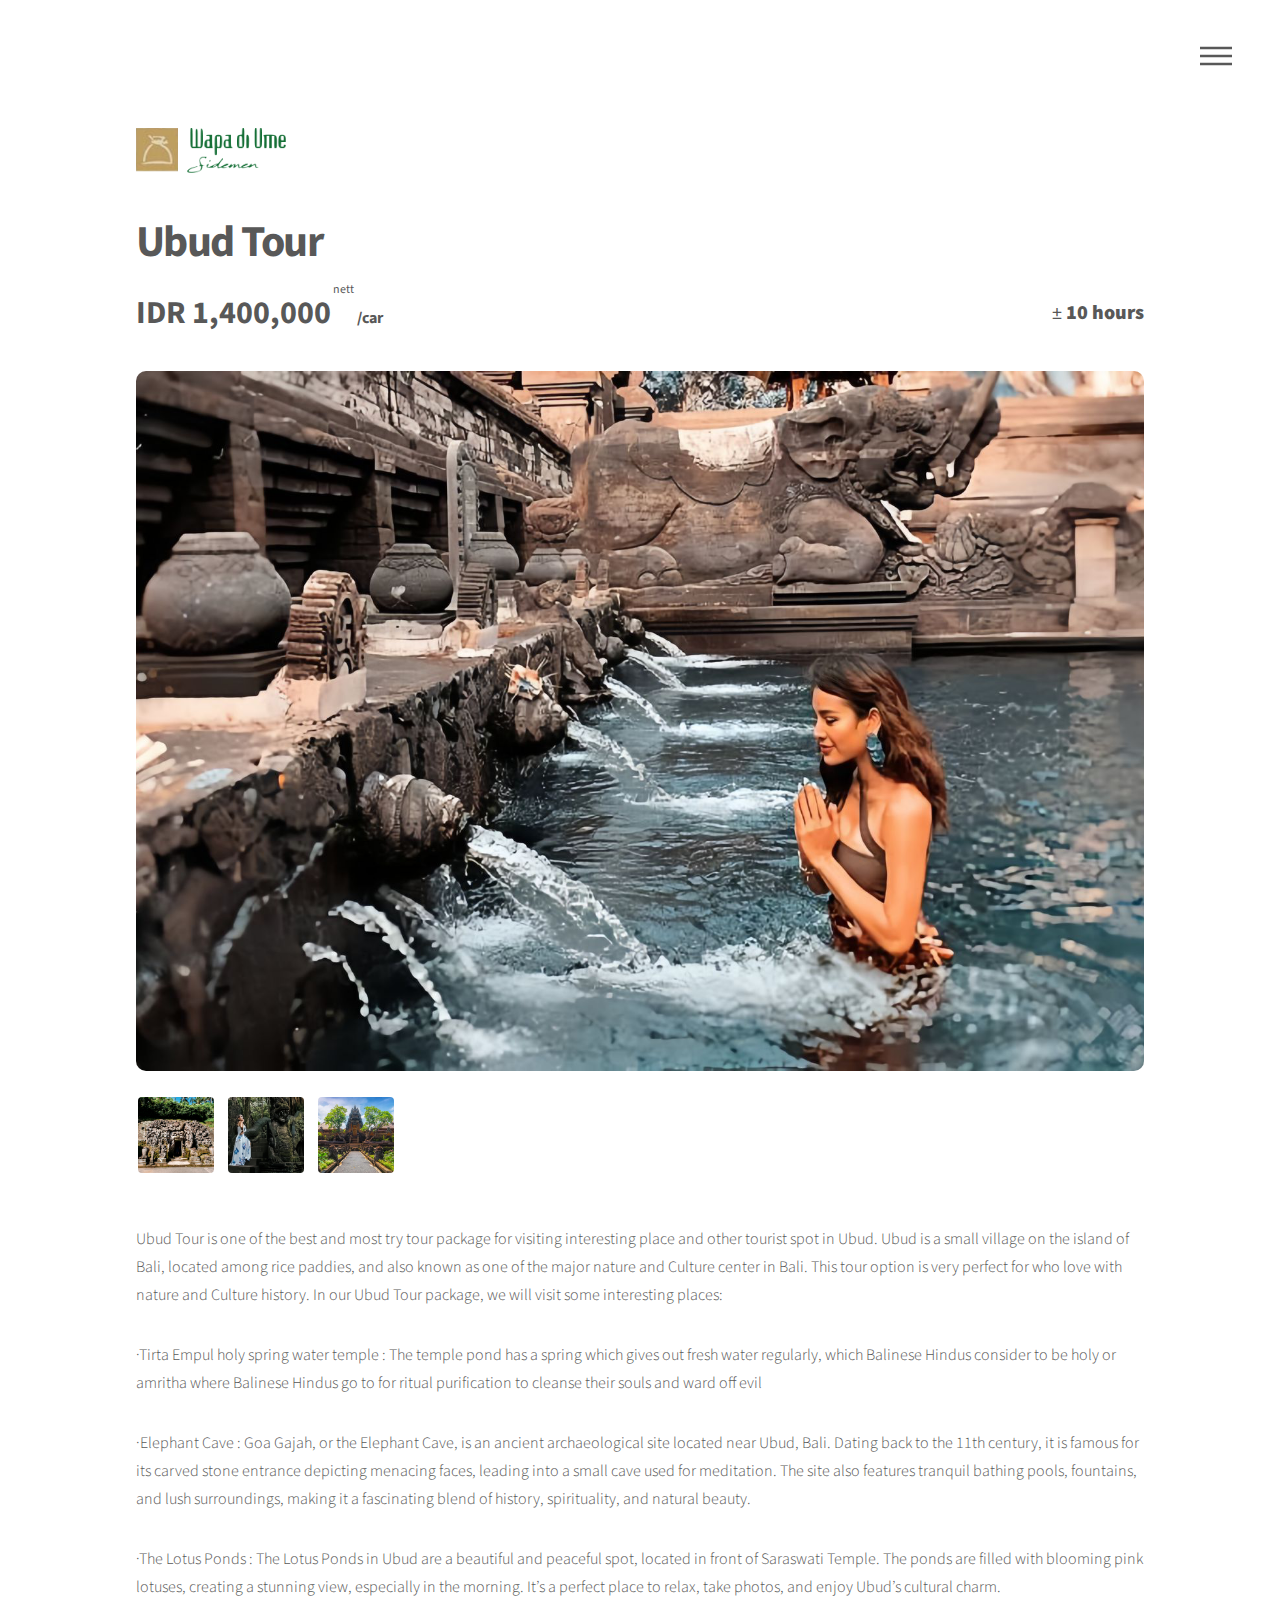
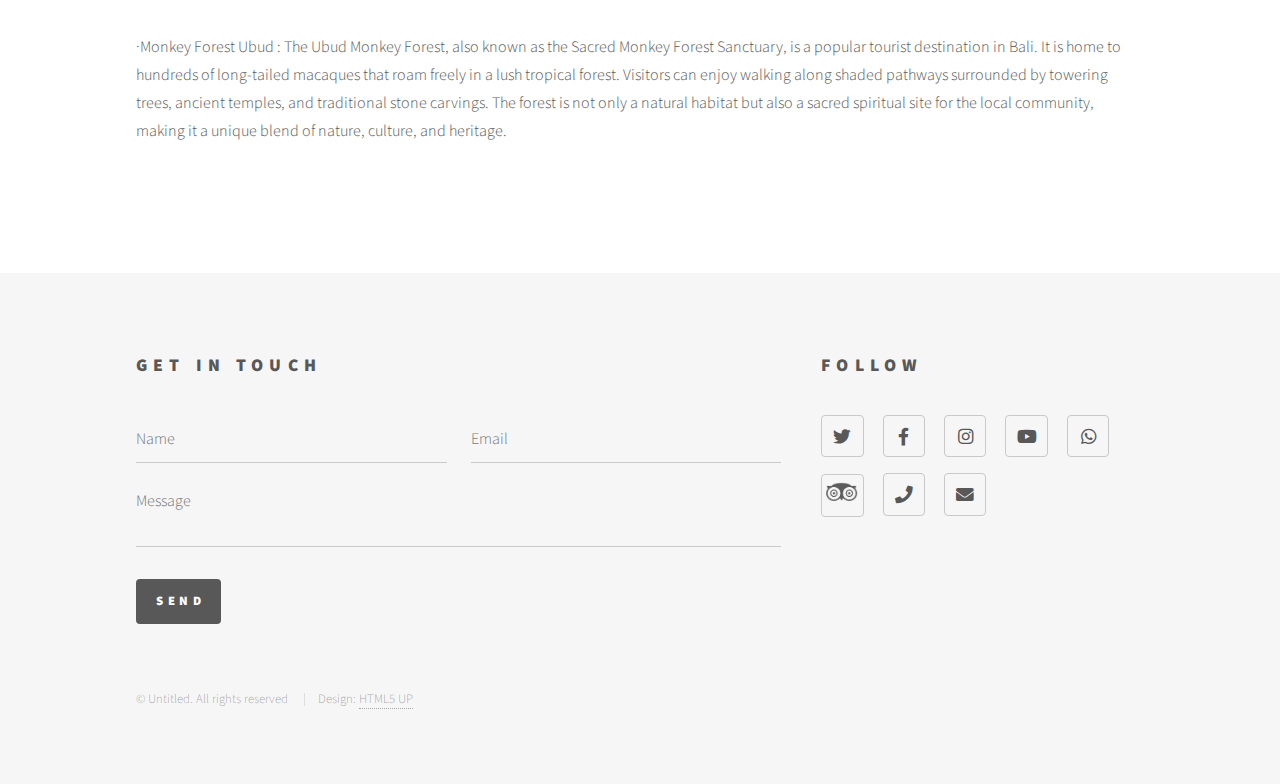
<file: ubud.html>
<!DOCTYPE HTML>
<!--
	Phantom by HTML5 UP
	html5up.net | @ajlkn
	Free for personal and commercial use under the CCA 3.0 license (html5up.net/license)
-->
<html>

<head>
 <title>Wapa Di Ume</title>
    <link rel="shortcut icon" href="images/fav.png" type="image/x-icon">
    <meta charset="utf-8" />
    <meta name="viewport" content="width=device-width, initial-scale=1, user-scalable=no" />
    <link rel="stylesheet" href="assets/css/main.css" />
    <noscript>
        <link rel="stylesheet" href="assets/css/noscript.css" />
    </noscript>
</head>

<body class="is-preload">
    <!-- Wrapper -->
    <div id="wrapper">

        <!-- Header -->
        <header id="header">
            <div class="inner">

                <!-- Logo -->
                <a href="index.html" class="logo">
                    <span class="symbol"><img src="images/logo.png" width="150" alt="" /></span>
                </a>

                <!-- Nav -->
                <nav>
                    <ul>
                        <li><a href="#menu">Menu</a></li>
                    </ul>
                </nav>

            </div>
        </header>

        <!-- Menu -->
        <nav id="menu">
            <h2>Menu</h2>
            <ul>
               <li><a href="index.html">Home</a></li>
                <li><a href="about.html">About</a></li>
                <li><a href="https://bitri.link/wapadiumesidemen">Hotels Information</a></li>
            </ul>
        </nav>

        <!-- Main -->
        <div id="main">
            <div class="inner">

                <h1>Ubud Tour</h1>
                <div class="tour-price-duration">
                    <div class="price-info">
                        <span class="price">
                            IDR 1,400,000<sup>nett</sup><span class="per-car">/car</span>
                        </span>
                    </div>
                    <div class="duration-info">
                        ± <strong>10 hours</strong>
                    </div>
                </div>
                <!-- Gambar utama -->
                <div class="main-image-container">
                    <img id="mainImage" src="images/ubud.png" alt="Main Image" class="main-image">
                </div>

                <!-- Galeri thumbnail -->
                <div class="thumbnail-gallery">
                    <img src="images/ubud2.png" class="thumbnail" onclick="swapImage(this)">
                    <img src="images/ubud3.png" class="thumbnail" onclick="swapImage(this)">
                    <img src="images/ubud4.png" class="thumbnail" onclick="swapImage(this)">
                </div>


                <p>Ubud Tour is one of the best and most try tour package for
visiting interesting place and other tourist spot in Ubud. Ubud is
a small village on the island of Bali, located among rice
paddies, and also known as one of the major nature and Culture
center in Bali. This tour option is very perfect for who love with
nature and Culture history. In our Ubud Tour package, we will
visit some interesting places:

                </p>
                <p>·Tirta Empul holy spring water temple : The temple pond has a
spring which gives out fresh water regularly, which Balinese
Hindus consider to be holy or amritha where Balinese Hindus go
to for ritual purification to cleanse their souls and ward off evil
                </p>
                <p>·Elephant Cave : Goa Gajah, or the Elephant Cave, is an ancient archaeological site located near Ubud, Bali.
 Dating back to the 11th century, it is famous for its carved stone entrance depicting menacing faces, leading into a small cave used for meditation.
 The site also features tranquil bathing pools, fountains, and lush surroundings, making it a fascinating blend of history, spirituality, and natural beauty.

                </p>
                <p>·The Lotus Ponds : The Lotus Ponds in Ubud are a beautiful and peaceful spot, located in front of Saraswati Temple.
The ponds are filled with blooming pink lotuses, creating a stunning view, especially in the morning.
It’s a perfect place to relax, take photos, and enjoy Ubud’s cultural charm.


                </p>
                <p>·Monkey Forest Ubud : The Ubud Monkey Forest, also known as the Sacred Monkey Forest Sanctuary,
is a popular tourist destination in Bali. It is home to hundreds of long-tailed macaques that roam freely in a lush tropical forest.
Visitors can enjoy walking along shaded pathways surrounded by towering trees, ancient temples, and traditional stone carvings.
The forest is not only a natural habitat but also a sacred spiritual site for the local community, making it a unique blend of nature, culture, and heritage.



                </p>
            </div>
        </div>

        <!-- Footer -->
        <footer id="footer">
            <div class="inner">
                <section>
                    <h2>Get in touch</h2>
                    <form method="post" action="#">
                        <div class="fields">
                            <div class="field half">
                                <input type="text" name="name" id="name" placeholder="Name" />
                            </div>
                            <div class="field half">
                                <input type="email" name="email" id="email" placeholder="Email" />
                            </div>
                            <div class="field">
                                <textarea name="message" id="message" placeholder="Message"></textarea>
                            </div>
                        </div>
                        <ul class="actions">
                            <li><input type="submit" value="Send" class="primary" /></li>
                        </ul>
                    </form>
                </section>
                <section>
                    <h2>Follow</h2>
                    <ul class="icons">
						<li><a href="https://x.com/wapadiumeresort" class="icon brands style2 fa-twitter"><span class="label">Twitter</span></a>
						</li>
						<li><a href="https://www.facebook.com/wapadiumesidemen/" class="icon brands style2 fa-facebook-f"><span class="label">Facebook</span></a>
						</li>
						<li><a href="https://www.instagram.com/wapadiumesidemen/" class="icon brands style2 fa-instagram"><span class="label">Instagram</span></a>
						</li>
						<li><a href="https://www.youtube.com/channel/UCwpbF3GIwdgp5LKjFyeAGQQ" class="icon brands style2 fa-youtube"><span class="label">Youtube</span></a>
						</li>
						<li><a href="https://wa.me/+628113998972" class="icon brands style2 fa-whatsapp"><span class="label">whatsapp</span></a>
						</li>
						
						 <li>
            <a href="https://www.tripadvisor.com/Hotel_Review-g297701-d309331-Reviews-Wapa_Di_Ume_Ubud-Ubud_Gianyar_Regency_Bali.html" class="icon brands style2">
              <img src="images/boboboy.png"  style="width: 32px; height: auto; filter: grayscale(100%) brightness(0.5);">
              <span class="label"></span>
            </a>
          </li>
          <li><a href="tel:+62%20366%20543%207600" class="icon solid style2 fa-phone"><span class="label">Phone</span></a></li>
						<li><a href="mailto:reservation@wapadiumesidemen.com " class="icon solid style2 fa-envelope"><span class="label">Email</span></a></li>
                </section>
                <ul class="copyright">
                    <li>&copy; Untitled. All rights reserved</li>
                    <li>Design: <a href="http://html5up.net">HTML5 UP</a></li>
                </ul>
            </div>
        </footer>

    </div>
    <script>
        function swapImage(clickedThumb) {
            const mainImage = document.getElementById('mainImage');

            // Simpan src saat ini
            const currentMainSrc = mainImage.src;

            // Tukar src
            mainImage.src = clickedThumb.src;
            clickedThumb.src = currentMainSrc;
        }
    </script>

    <!-- Scripts -->
    <script src="assets/js/jquery.min.js"></script>
    <script src="assets/js/browser.min.js"></script>
    <script src="assets/js/breakpoints.min.js"></script>
    <script src="assets/js/util.js"></script>
    <script src="assets/js/main.js"></script>

</body>

</html>
</file>
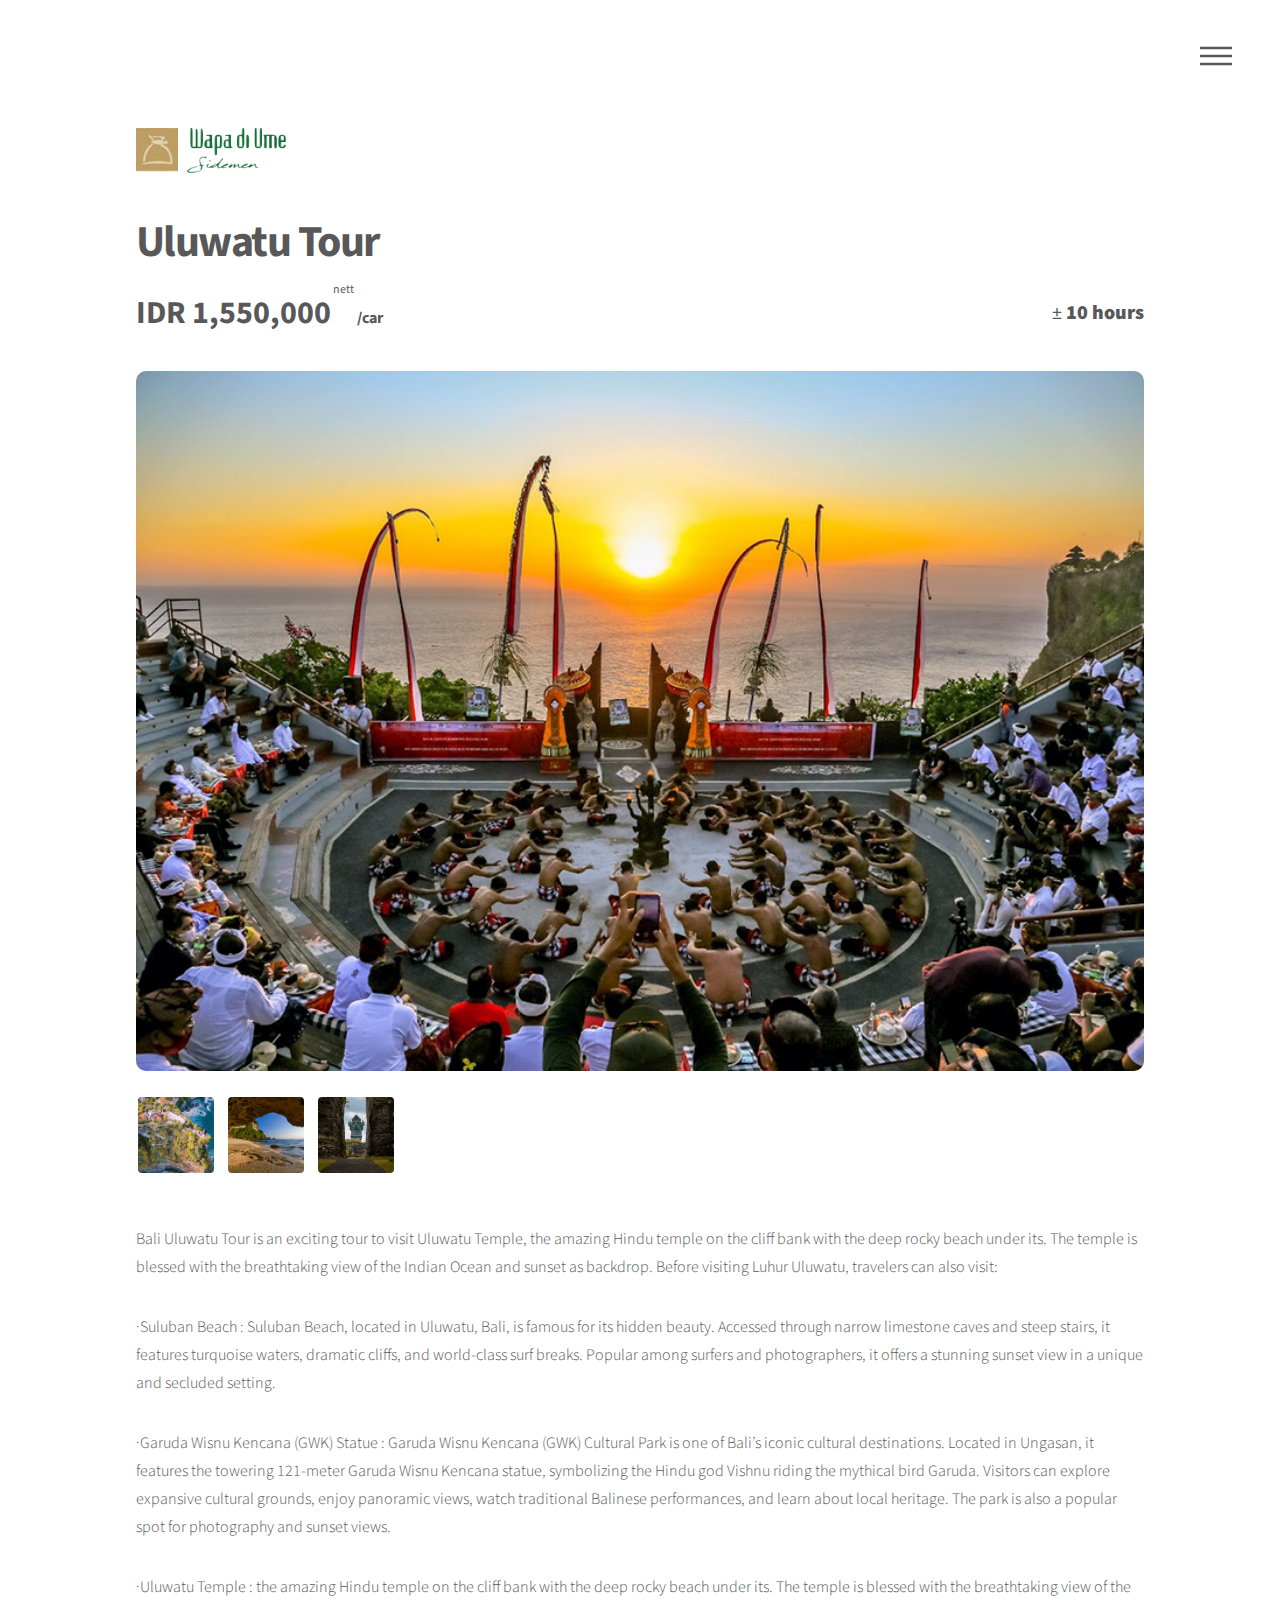
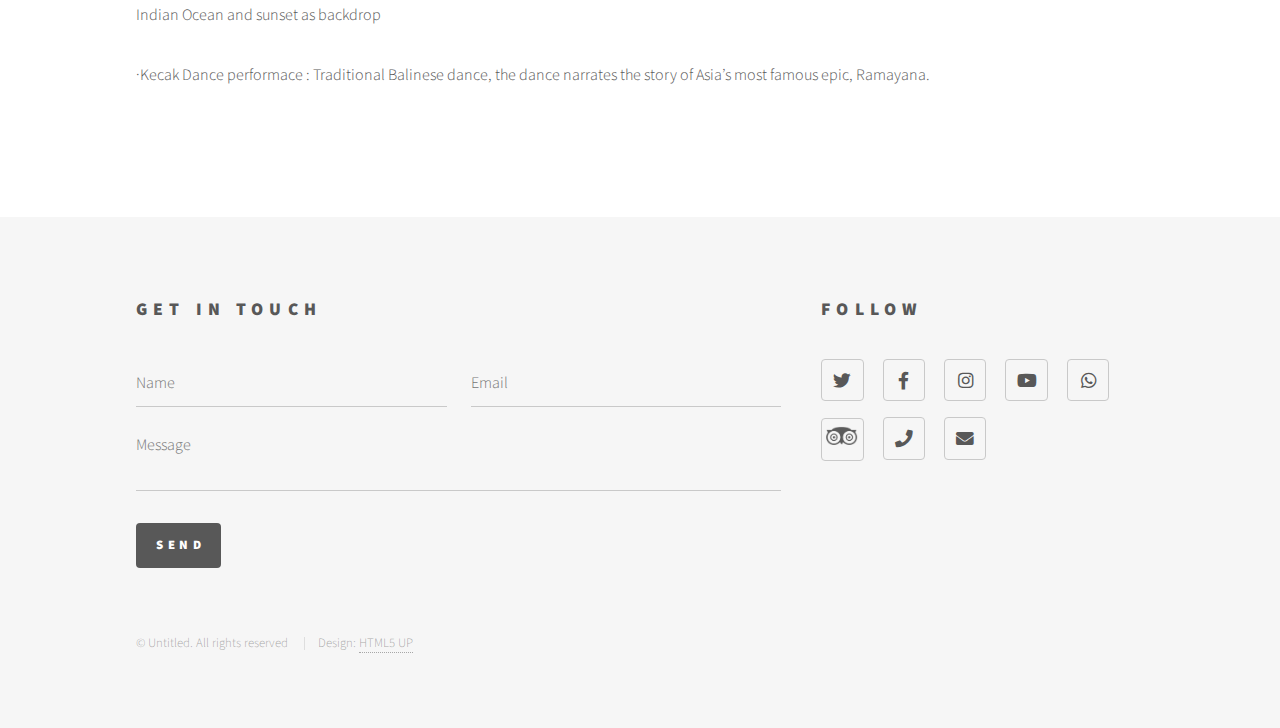
<file: uluwatu.html>
<!DOCTYPE HTML>
<!--
	Phantom by HTML5 UP
	html5up.net | @ajlkn
	Free for personal and commercial use under the CCA 3.0 license (html5up.net/license)
-->
<html>

<head>
   <title>Wapa Di Ume</title>
    <link rel="shortcut icon" href="images/fav.png" type="image/x-icon">
    <meta charset="utf-8" />
    <meta name="viewport" content="width=device-width, initial-scale=1, user-scalable=no" />
    <link rel="stylesheet" href="assets/css/main.css" />
    <noscript>
        <link rel="stylesheet" href="assets/css/noscript.css" />
    </noscript>
</head>

<body class="is-preload">
    <!-- Wrapper -->
    <div id="wrapper">

        <!-- Header -->
        <header id="header">
            <div class="inner">

                <!-- Logo -->
                <a href="index.html" class="logo">
                    <span class="symbol"><img src="images/logo.png" width="150" alt="" /></span>
                </a>

                <!-- Nav -->
                <nav>
                    <ul>
                        <li><a href="#menu">Menu</a></li>
                    </ul>
                </nav>

            </div>
        </header>

        <!-- Menu -->
        <nav id="menu">
            <h2>Menu</h2>
            <ul>
              <li><a href="index.html">Home</a></li>
                <li><a href="about.html">About</a></li>
                <li><a href="https://bitri.link/wapadiumesidemen">Hotels Information</a></li>
            </ul>
        </nav>

        <!-- Main -->
        <div id="main">
            <div class="inner">

                <h1>Uluwatu Tour</h1>
                <div class="tour-price-duration">
                    <div class="price-info">
                        <span class="price">
                            IDR 1,550,000<sup>nett</sup><span class="per-car">/car</span>
                        </span>
                    </div>
                    <div class="duration-info">
                        ± <strong>10 hours</strong>
                    </div>
                </div>
                <!-- Gambar utama -->
                <div class="main-image-container">
                    <img id="mainImage" src="images/uluwatu.png" alt="Main Image" class="main-image">
                </div>

                <!-- Galeri thumbnail -->
                <div class="thumbnail-gallery">
                    <img src="images/uluwatu2.png" class="thumbnail" onclick="swapImage(this)">
                    <img src="images/uluwatu3.png" class="thumbnail" onclick="swapImage(this)">
                    <img src="images/uluwatu4.png" class="thumbnail" onclick="swapImage(this)">
                </div>


                <p>Bali Uluwatu Tour is an exciting tour to visit Uluwatu Temple, the
amazing Hindu temple on the cliff bank with the deep rocky beach
under its. The temple is blessed with the breathtaking view of the
Indian Ocean and sunset as backdrop. Before visiting Luhur
Uluwatu, travelers can also visit:


                </p>
                <p>·Suluban Beach : Suluban Beach, located in Uluwatu, Bali, is famous for its hidden beauty.
 Accessed through narrow limestone caves and steep stairs, it features turquoise waters, dramatic cliffs, and world-class surf breaks.
Popular among surfers and photographers, it offers a stunning sunset view in a unique and secluded setting.

                </p>
                <p>·Garuda Wisnu Kencana (GWK) Statue : Garuda Wisnu Kencana (GWK) Cultural Park is one of Bali’s iconic cultural destinations.
 Located in Ungasan, it features the towering 121-meter Garuda Wisnu Kencana statue, symbolizing the Hindu god Vishnu riding the mythical bird Garuda.
 Visitors can explore expansive cultural grounds, enjoy panoramic views, watch traditional Balinese performances, and learn about local heritage.
The park is also a popular spot for photography and sunset views.

                </p>
                <p>·Uluwatu Temple : the amazing Hindu temple on the cliff bank
with the deep rocky beach under its. The temple is blessed with
the breathtaking view of the Indian Ocean and sunset as
backdrop


                </p>
                <p>·Kecak Dance performace : Traditional Balinese dance, the
dance narrates the story of Asia’s most famous epic, Ramayana.



                </p>
            </div>
        </div>

        <!-- Footer -->
        <footer id="footer">
            <div class="inner">
                <section>
                    <h2>Get in touch</h2>
                    <form method="post" action="#">
                        <div class="fields">
                            <div class="field half">
                                <input type="text" name="name" id="name" placeholder="Name" />
                            </div>
                            <div class="field half">
                                <input type="email" name="email" id="email" placeholder="Email" />
                            </div>
                            <div class="field">
                                <textarea name="message" id="message" placeholder="Message"></textarea>
                            </div>
                        </div>
                        <ul class="actions">
                            <li><input type="submit" value="Send" class="primary" /></li>
                        </ul>
                    </form>
                </section>
                <section>
                    <h2>Follow</h2>
                    <ul class="icons">
                        <li><a href="https://x.com/wapadiumeresort" class="icon brands style2 fa-twitter"><span class="label">Twitter</span></a>
						</li>
						<li><a href="https://www.facebook.com/wapadiumesidemen/" class="icon brands style2 fa-facebook-f"><span class="label">Facebook</span></a>
						</li>
						<li><a href="https://www.instagram.com/wapadiumesidemen/" class="icon brands style2 fa-instagram"><span class="label">Instagram</span></a>
						</li>
						<li><a href="https://www.youtube.com/channel/UCwpbF3GIwdgp5LKjFyeAGQQ" class="icon brands style2 fa-youtube"><span class="label">Youtube</span></a>
						</li>
						<li><a href="https://wa.me/+628113998972" class="icon brands style2 fa-whatsapp"><span class="label">whatsapp</span></a>
						</li>
						
						 <li>
            <a href="https://www.tripadvisor.com/Hotel_Review-g297701-d309331-Reviews-Wapa_Di_Ume_Ubud-Ubud_Gianyar_Regency_Bali.html" class="icon brands style2">
              <img src="images/boboboy.png"  style="width: 32px; height: auto; filter: grayscale(100%) brightness(0.5);">
              <span class="label"></span>
            </a>
          </li>
          <li><a href="tel:+62%20366%20543%207600" class="icon solid style2 fa-phone"><span class="label">Phone</span></a></li>
						<li><a href="mailto:reservation@wapadiumesidemen.com " class="icon solid style2 fa-envelope"><span class="label">Email</span></a></li>
                    </ul>
                </section>
                <ul class="copyright">
                    <li>&copy; Untitled. All rights reserved</li>
                    <li>Design: <a href="http://html5up.net">HTML5 UP</a></li>
                </ul>
            </div>
        </footer>

    </div>
    <script>
        function swapImage(clickedThumb) {
            const mainImage = document.getElementById('mainImage');

            // Simpan src saat ini
            const currentMainSrc = mainImage.src;

            // Tukar src
            mainImage.src = clickedThumb.src;
            clickedThumb.src = currentMainSrc;
        }
    </script>

    <!-- Scripts -->
    <script src="assets/js/jquery.min.js"></script>
    <script src="assets/js/browser.min.js"></script>
    <script src="assets/js/breakpoints.min.js"></script>
    <script src="assets/js/util.js"></script>
    <script src="assets/js/main.js"></script>

</body>

</html>
</file>
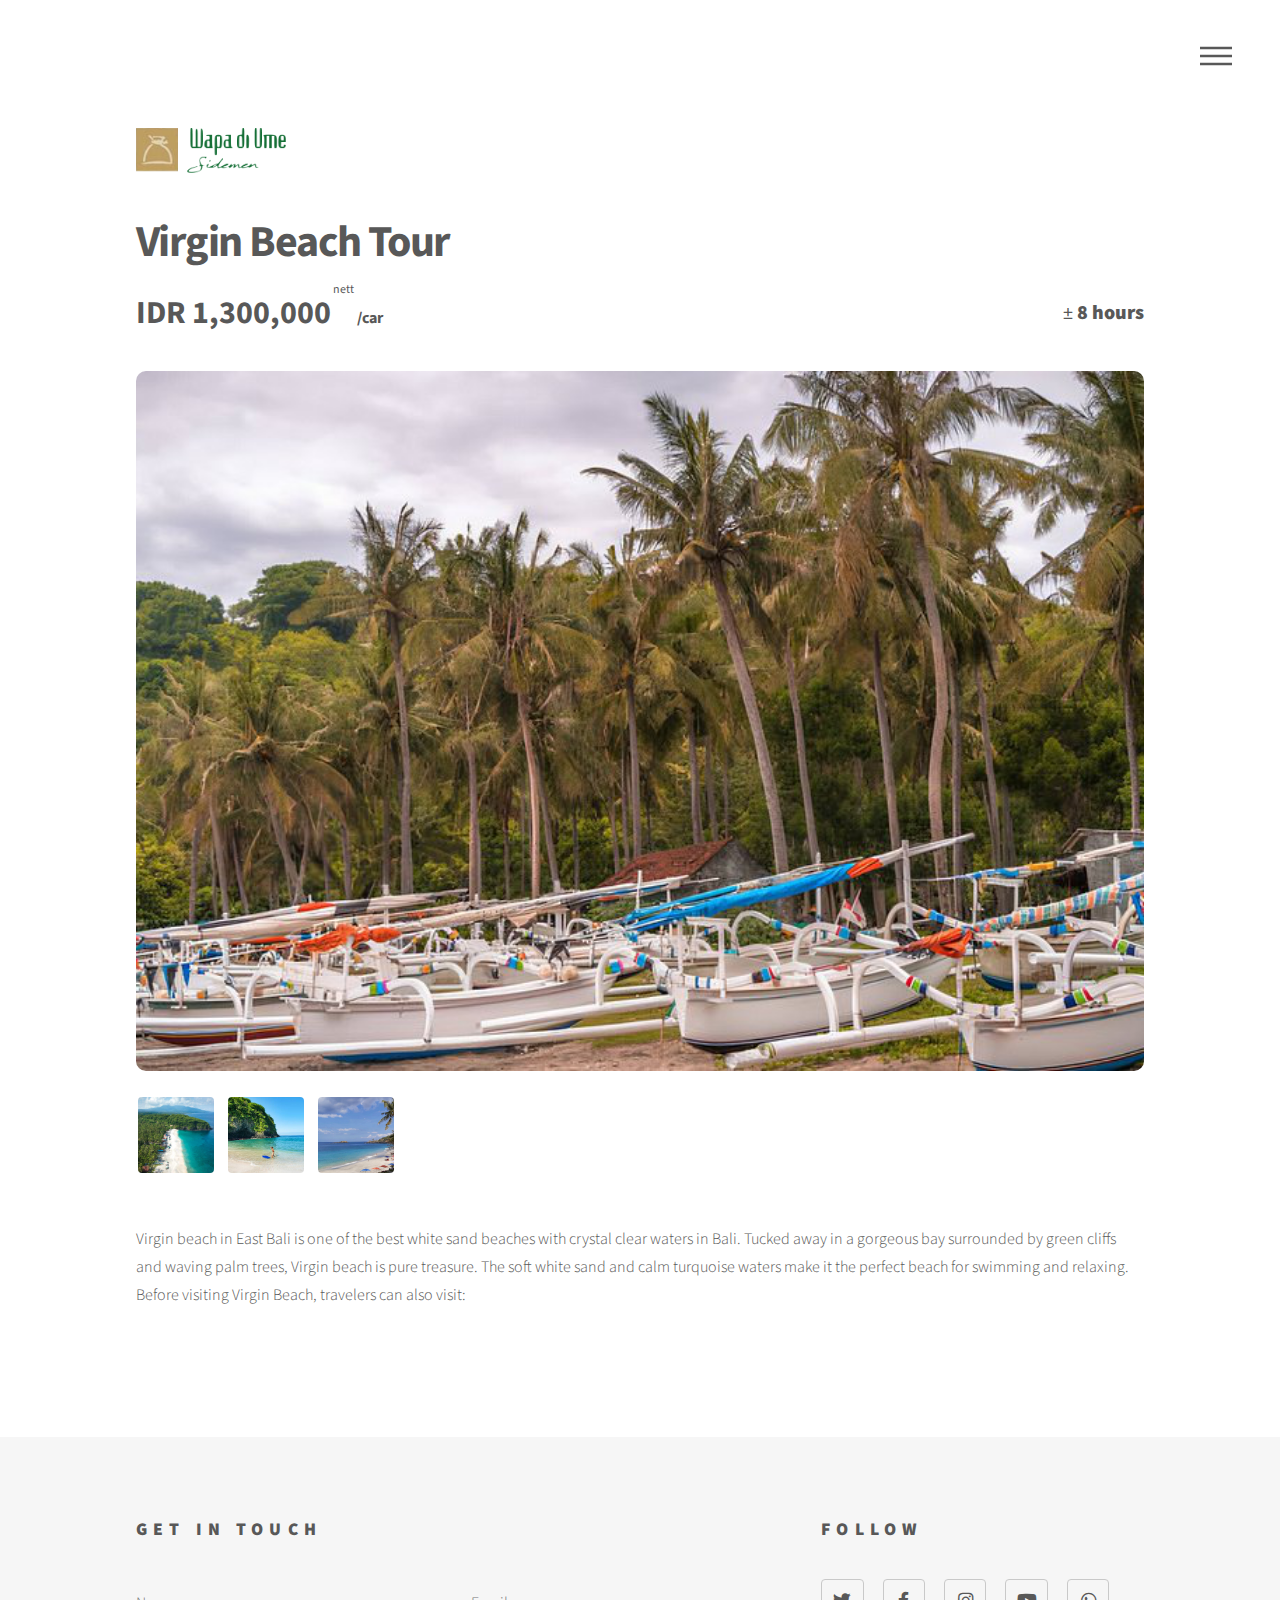
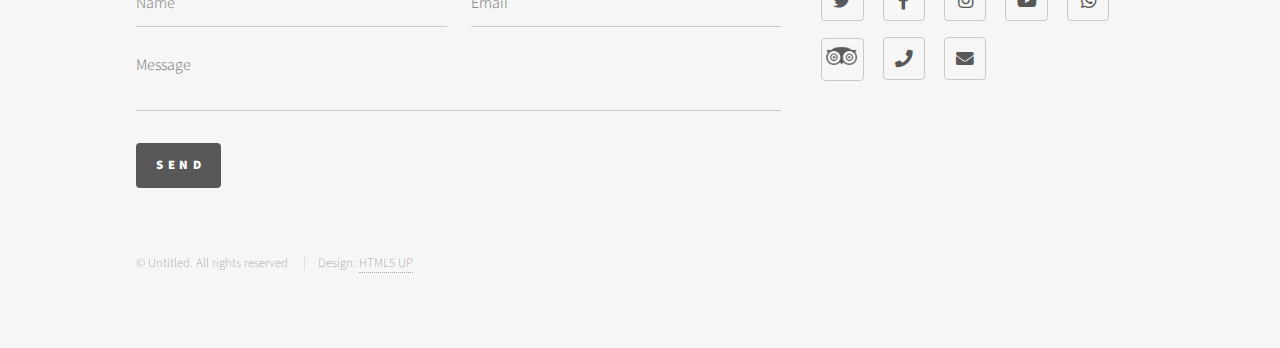
<file: virgin-beach.html>
<!DOCTYPE HTML>
<!--
	Phantom by HTML5 UP
	html5up.net | @ajlkn
	Free for personal and commercial use under the CCA 3.0 license (html5up.net/license)
-->
<html>

<head>
   <title>Wapa Di Ume</title>
    <link rel="shortcut icon" href="images/fav.png" type="image/x-icon">
    <meta charset="utf-8" />
    <meta name="viewport" content="width=device-width, initial-scale=1, user-scalable=no" />
    <link rel="stylesheet" href="assets/css/main.css" />
    <noscript>
        <link rel="stylesheet" href="assets/css/noscript.css" />
    </noscript>
</head>

<body class="is-preload">
    <!-- Wrapper -->
    <div id="wrapper">

        <!-- Header -->
        <header id="header">
            <div class="inner">

                <!-- Logo -->
                <a href="index.html" class="logo">
                    <span class="symbol"><img src="images/logo.png" width="150" alt="" /></span>
                </a>

                <!-- Nav -->
                <nav>
                    <ul>
                        <li><a href="#menu">Menu</a></li>
                    </ul>
                </nav>

            </div>
        </header>

        <!-- Menu -->
        <nav id="menu">
            <h2>Menu</h2>
            <ul>
               <li><a href="index.html">Home</a></li>
                <li><a href="about.html">About</a></li>
                <li><a href="https://bitri.link/wapadiumesidemen">Hotels Information</a></li>
            </ul>
        </nav>

        <!-- Main -->
        <div id="main">
            <div class="inner">

                <h1>Virgin Beach Tour</h1>
                <div class="tour-price-duration">
                    <div class="price-info">
                        <span class="price">
                            IDR 1,300,000<sup>nett</sup><span class="per-car">/car</span>
                        </span>
                    </div>
                    <div class="duration-info">
                        ± <strong>8 hours</strong>
                    </div>
                </div>
                <!-- Gambar utama -->
                <div class="main-image-container">
                    <img id="mainImage" src="images/virgin-beach.png" alt="Main Image" class="main-image">
                </div>

                <!-- Galeri thumbnail -->
                <div class="thumbnail-gallery">
                    <img src="images/virgin-beach2.png" class="thumbnail" onclick="swapImage(this)">
                    <img src="images/virgin-beach3.png" class="thumbnail" onclick="swapImage(this)">
                    <img src="images/virgin-beach4.png" class="thumbnail" onclick="swapImage(this)">
                </div>


                <p>Virgin beach in East Bali is one of the best white sand beaches with
crystal clear waters in Bali. Tucked away in a gorgeous bay
surrounded by green cliffs and waving palm trees, Virgin beach is
pure treasure. The soft white sand and calm turquoise waters make
it the perfect beach for swimming and relaxing.
Before visiting Virgin Beach, travelers can also visit:

                 <!--  
                <p>Tirta Gangga: is a former royal palace in eastern Bali,
Indonesia, about 5 kilometres from Karangasem, near Abang.
Named after the sacred river Ganges in Hinduism, it is noted for
the Karangasem royal water palace, bathing pools and its
Patirthan temple.

                </p>
                <p>·Taman Ujung ‘water palace’: with its complete and official
designation of Taman Sukasada Ujung, is located in the village of
Seraya in Karangasem regency. It's the sister site of Tirta Gangga,
also built by the late king of Karangasem.


                </p>
                <p>·Goa Lawah: is one of Bali’s most important temples. It features a
complex built around a cave opening that is inhabited by hordes
of bats. Its name simply translates to 'Bat Cave’. The temple was
established in the 11th century by Mpu Kuturan, one of the early
priests who laid the foundations of Hinduism on the island. -->



                </p>
              
            </div>
        </div>

        <!-- Footer -->
        <footer id="footer">
            <div class="inner">
                <section>
                    <h2>Get in touch</h2>
                    <form method="post" action="#">
                        <div class="fields">
                            <div class="field half">
                                <input type="text" name="name" id="name" placeholder="Name" />
                            </div>
                            <div class="field half">
                                <input type="email" name="email" id="email" placeholder="Email" />
                            </div>
                            <div class="field">
                                <textarea name="message" id="message" placeholder="Message"></textarea>
                            </div>
                        </div>
                        <ul class="actions">
                            <li><input type="submit" value="Send" class="primary" /></li>
                        </ul>
                    </form>
                </section>
                <section>
                    <h2>Follow</h2>
                    <ul class="icons">
                        <li><a href="https://x.com/wapadiumeresort" class="icon brands style2 fa-twitter"><span class="label">Twitter</span></a>
						</li>
						<li><a href="https://www.facebook.com/wapadiumesidemen/" class="icon brands style2 fa-facebook-f"><span class="label">Facebook</span></a>
						</li>
						<li><a href="https://www.instagram.com/wapadiumesidemen/" class="icon brands style2 fa-instagram"><span class="label">Instagram</span></a>
						</li>
						<li><a href="https://www.youtube.com/channel/UCwpbF3GIwdgp5LKjFyeAGQQ" class="icon brands style2 fa-youtube"><span class="label">Youtube</span></a>
						</li>
						<li><a href="https://wa.me/+628113998972" class="icon brands style2 fa-whatsapp"><span class="label">whatsapp</span></a>
						</li>
						
						 <li>
            <a href="https://www.tripadvisor.com/Hotel_Review-g297701-d309331-Reviews-Wapa_Di_Ume_Ubud-Ubud_Gianyar_Regency_Bali.html" class="icon brands style2">
              <img src="images/boboboy.png"  style="width: 32px; height: auto; filter: grayscale(100%) brightness(0.5);">
              <span class="label"></span>
            </a>
          </li>
          <li><a href="tel:+62%20366%20543%207600" class="icon solid style2 fa-phone"><span class="label">Phone</span></a></li>
						<li><a href="mailto:reservation@wapadiumesidemen.com " class="icon solid style2 fa-envelope"><span class="label">Email</span></a></li>
                    </ul>
                </section>
                <ul class="copyright">
                    <li>&copy; Untitled. All rights reserved</li>
                    <li>Design: <a href="http://html5up.net">HTML5 UP</a></li>
                </ul>
            </div>
        </footer>

    </div>
    <script>
        function swapImage(clickedThumb) {
            const mainImage = document.getElementById('mainImage');

            // Simpan src saat ini
            const currentMainSrc = mainImage.src;

            // Tukar src
            mainImage.src = clickedThumb.src;
            clickedThumb.src = currentMainSrc;
        }
    </script>

    <!-- Scripts -->
    <script src="assets/js/jquery.min.js"></script>
    <script src="assets/js/browser.min.js"></script>
    <script src="assets/js/breakpoints.min.js"></script>
    <script src="assets/js/util.js"></script>
    <script src="assets/js/main.js"></script>

</body>

</html>
</file>
<file: assets/css/noscript.css>
/*
	Phantom by HTML5 UP
	html5up.net | @ajlkn
	Free for personal and commercial use under the CCA 3.0 license (html5up.net/license)
*/

/* Tiles */

	body.is-preload .tiles article {
		-moz-transform: none;
		-webkit-transform: none;
		-ms-transform: none;
		transform: none;
		opacity: 1;
	}
</file>
<file: assets/css/main.css>
@import url(fontawesome-all.min.css);
@import url("https://fonts.googleapis.com/css?family=Source+Sans+Pro:300,700,900");

/*
	Phantom by HTML5 UP
	html5up.net | @ajlkn
	Free for personal and commercial use under the CCA 3.0 license (html5up.net/license)
*/

html, body, div, span, applet, object,
iframe, h1, h2, h3, h4, h5, h6, p, blockquote,
pre, a, abbr, acronym, address, big, cite,
code, del, dfn, em, img, ins, kbd, q, s, samp,
small, strike, strong, sub, sup, tt, var, b,
u, i, center, dl, dt, dd, ol, ul, li, fieldset,
form, label, legend, table, caption, tbody,
tfoot, thead, tr, th, td, article, aside,
canvas, details, embed, figure, figcaption,
footer, header, hgroup, menu, nav, output, ruby,
section, summary, time, mark, audio, video {
	margin: 0;
	padding: 0;
	border: 0;
	font-size: 100%;
	font: inherit;
	vertical-align: baseline;}

article, aside, details, figcaption, figure,
footer, header, hgroup, menu, nav, section {
	display: block;}

body {
	line-height: 1;
}

ol, ul {
	list-style: none;
}

blockquote, q {
	quotes: none;
}

	blockquote:before, blockquote:after, q:before, q:after {
		content: '';
		content: none;
	}

table {
	border-collapse: collapse;
	border-spacing: 0;
}

body {
	-webkit-text-size-adjust: none;
}

mark {
	background-color: transparent;
	color: inherit;
}

input::-moz-focus-inner {
	border: 0;
	padding: 0;
}

input, select, textarea {
	-moz-appearance: none;
	-webkit-appearance: none;
	-ms-appearance: none;
	appearance: none;
}

/* Basic */

	@-ms-viewport {
		width: device-width;
	}

	body {
		-ms-overflow-style: scrollbar;
	}

	@media screen and (max-width: 480px) {

		html, body {
			min-width: 320px;
		}

	}

	html {
		box-sizing: border-box;
	}

	*, *:before, *:after {
		box-sizing: inherit;
	}

	body {
		background: #ffffff;
	}

		body.is-preload *, body.is-preload *:before, body.is-preload *:after {
			-moz-animation: none !important;
			-webkit-animation: none !important;
			-ms-animation: none !important;
			animation: none !important;
			-moz-transition: none !important;
			-webkit-transition: none !important;
			-ms-transition: none !important;
			transition: none !important;
		}

/* Type */

	body, input, select, textarea {
		color: #585858;
		font-family: "Source Sans Pro", Helvetica, sans-serif;
		font-size: 16pt;
		font-weight: 300;
		line-height: 1.75;
	}

		@media screen and (max-width: 1680px) {

			body, input, select, textarea {
				font-size: 14pt;
			}

		}

		@media screen and (max-width: 1280px) {

			body, input, select, textarea {
				font-size: 12pt;
			}

		}

	a {
		-moz-transition: border-bottom-color 0.2s ease, color 0.2s ease;
		-webkit-transition: border-bottom-color 0.2s ease, color 0.2s ease;
		-ms-transition: border-bottom-color 0.2s ease, color 0.2s ease;
		transition: border-bottom-color 0.2s ease, color 0.2s ease;
		text-decoration: none;
		color: #585858;
		border-bottom: dotted 1px rgba(88, 88, 88, 0.5);
	}

		a:hover {
			border-bottom-color: transparent;
			color: #94ad9d !important;
		}

	strong, b {
		font-weight: 900;
	}

	em, i {
		font-style: italic;
	}

	p {
		margin: 0 0 2em 0;
	}

	h1 {
		font-size: 2.75em;
		font-weight: 700;
		line-height: 1.3;
		margin: 0 0 1em 0;
		letter-spacing: -0.035em;
	}

		h1 a {
			color: inherit;
		}

		@media screen and (max-width: 736px) {

			h1 {
				font-size: 2em;
				margin: 0 0 1em 0;
			}

		}

		@media screen and (max-width: 360px) {

			h1 {
				font-size: 1.75em;
			}

		}

	h2, h3, h4, h5, h6 {
		font-weight: 900;
		line-height: 1.5;
		margin: 0 0 2em 0;
		text-transform: uppercase;
		letter-spacing: 0.35em;
	}

		h2 a, h3 a, h4 a, h5 a, h6 a {
			color: inherit;
		}

	h2 {
		font-size: 1.1em;
	}

	h3 {
		font-size: 1em;
	}

	h4 {
		font-size: 0.8em;
	}

	h5 {
		font-size: 0.8em;
	}

	h6 {
		font-size: 0.8em;
	}

	@media screen and (max-width: 980px) {

		h1 br, h2 br, h3 br, h4 br, h5 br, h6 br {
			display: none;
		}

	}

	@media screen and (max-width: 736px) {

		h2 {
			font-size: 1em;
		}

		h3 {
			font-size: 0.8em;
		}

	}

	sub {
		font-size: 0.8em;
		position: relative;
		top: 0.5em;
	}

	sup {
		font-size: 0.8em;
		position: relative;
		top: -0.5em;
	}

	blockquote {
		border-left: solid 4px #c9c9c9;
		font-style: italic;
		margin: 0 0 2em 0;
		padding: 0.5em 0 0.5em 2em;
	}

	code {
		background: rgba(144, 144, 144, 0.075);
		border-radius: 4px;
		border: solid 1px #c9c9c9;
		font-family: "Courier New", monospace;
		font-size: 0.9em;
		margin: 0 0.25em;
		padding: 0.25em 0.65em;
	}

	pre {
		-webkit-overflow-scrolling: touch;
		font-family: "Courier New", monospace;
		font-size: 0.9em;
		margin: 0 0 2em 0;
	}

		pre code {
			display: block;
			line-height: 1.75;
			padding: 1em 1.5em;
			overflow-x: auto;
		}

	hr {
		border: 0;
		border-bottom: solid 1px #c9c9c9;
		margin: 2em 0;
	}

		hr.major {
			margin: 3em 0;
		}

	.align-left {
		text-align: left;
	}

	.align-center {
		text-align: center;
	}

	.align-right {
		text-align: right;
	}

/* Row */

	.row {
		display: flex;
		flex-wrap: wrap;
		box-sizing: border-box;
		align-items: stretch;
	}

		.row > * {
			box-sizing: border-box;
		}

		.row.gtr-uniform > * > :last-child {
			margin-bottom: 0;
		}

		.row.aln-left {
			justify-content: flex-start;
		}

		.row.aln-center {
			justify-content: center;
		}

		.row.aln-right {
			justify-content: flex-end;
		}

		.row.aln-top {
			align-items: flex-start;
		}

		.row.aln-middle {
			align-items: center;
		}

		.row.aln-bottom {
			align-items: flex-end;
		}

		.row > .imp {
			order: -1;
		}

		.row > .col-1 {
			width: 8.33333%;
		}

		.row > .off-1 {
			margin-left: 8.33333%;
		}

		.row > .col-2 {
			width: 16.66667%;
		}

		.row > .off-2 {
			margin-left: 16.66667%;
		}

		.row > .col-3 {
			width: 25%;
		}

		.row > .off-3 {
			margin-left: 25%;
		}

		.row > .col-4 {
			width: 33.33333%;
		}

		.row > .off-4 {
			margin-left: 33.33333%;
		}

		.row > .col-5 {
			width: 41.66667%;
		}

		.row > .off-5 {
			margin-left: 41.66667%;
		}

		.row > .col-6 {
			width: 50%;
		}

		.row > .off-6 {
			margin-left: 50%;
		}

		.row > .col-7 {
			width: 58.33333%;
		}

		.row > .off-7 {
			margin-left: 58.33333%;
		}

		.row > .col-8 {
			width: 66.66667%;
		}

		.row > .off-8 {
			margin-left: 66.66667%;
		}

		.row > .col-9 {
			width: 75%;
		}

		.row > .off-9 {
			margin-left: 75%;
		}

		.row > .col-10 {
			width: 83.33333%;
		}

		.row > .off-10 {
			margin-left: 83.33333%;
		}

		.row > .col-11 {
			width: 91.66667%;
		}

		.row > .off-11 {
			margin-left: 91.66667%;
		}

		.row > .col-12 {
			width: 100%;
		}

		.row > .off-12 {
			margin-left: 100%;
		}

		.row.gtr-0 {
			margin-top: 0;
			margin-left: 0em;
		}

			.row.gtr-0 > * {
				padding: 0 0 0 0em;
			}

			.row.gtr-0.gtr-uniform {
				margin-top: 0em;
			}

				.row.gtr-0.gtr-uniform > * {
					padding-top: 0em;
				}

		.row.gtr-25 {
			margin-top: 0;
			margin-left: -0.5em;
		}

			.row.gtr-25 > * {
				padding: 0 0 0 0.5em;
			}

			.row.gtr-25.gtr-uniform {
				margin-top: -0.5em;
			}

				.row.gtr-25.gtr-uniform > * {
					padding-top: 0.5em;
				}

		.row.gtr-50 {
			margin-top: 0;
			margin-left: -1em;
		}

			.row.gtr-50 > * {
				padding: 0 0 0 1em;
			}

			.row.gtr-50.gtr-uniform {
				margin-top: -1em;
			}

				.row.gtr-50.gtr-uniform > * {
					padding-top: 1em;
				}

		.row {
			margin-top: 0;
			margin-left: -2em;
		}

			.row > * {
				padding: 0 0 0 2em;
			}

			.row.gtr-uniform {
				margin-top: -2em;
			}

				.row.gtr-uniform > * {
					padding-top: 2em;
				}

		.row.gtr-150 {
			margin-top: 0;
			margin-left: -3em;
		}

			.row.gtr-150 > * {
				padding: 0 0 0 3em;
			}

			.row.gtr-150.gtr-uniform {
				margin-top: -3em;
			}

				.row.gtr-150.gtr-uniform > * {
					padding-top: 3em;
				}

		.row.gtr-200 {
			margin-top: 0;
			margin-left: -4em;
		}

			.row.gtr-200 > * {
				padding: 0 0 0 4em;
			}

			.row.gtr-200.gtr-uniform {
				margin-top: -4em;
			}

				.row.gtr-200.gtr-uniform > * {
					padding-top: 4em;
				}

		@media screen and (max-width: 1680px) {

			.row {
				display: flex;
				flex-wrap: wrap;
				box-sizing: border-box;
				align-items: stretch;
			}

				.row > * {
					box-sizing: border-box;
				}

				.row.gtr-uniform > * > :last-child {
					margin-bottom: 0;
				}

				.row.aln-left {
					justify-content: flex-start;
				}

				.row.aln-center {
					justify-content: center;
				}

				.row.aln-right {
					justify-content: flex-end;
				}

				.row.aln-top {
					align-items: flex-start;
				}

				.row.aln-middle {
					align-items: center;
				}

				.row.aln-bottom {
					align-items: flex-end;
				}

				.row > .imp-xlarge {
					order: -1;
				}

				.row > .col-1-xlarge {
					width: 8.33333%;
				}

				.row > .off-1-xlarge {
					margin-left: 8.33333%;
				}

				.row > .col-2-xlarge {
					width: 16.66667%;
				}

				.row > .off-2-xlarge {
					margin-left: 16.66667%;
				}

				.row > .col-3-xlarge {
					width: 25%;
				}

				.row > .off-3-xlarge {
					margin-left: 25%;
				}

				.row > .col-4-xlarge {
					width: 33.33333%;
				}

				.row > .off-4-xlarge {
					margin-left: 33.33333%;
				}

				.row > .col-5-xlarge {
					width: 41.66667%;
				}

				.row > .off-5-xlarge {
					margin-left: 41.66667%;
				}

				.row > .col-6-xlarge {
					width: 50%;
				}

				.row > .off-6-xlarge {
					margin-left: 50%;
				}

				.row > .col-7-xlarge {
					width: 58.33333%;
				}

				.row > .off-7-xlarge {
					margin-left: 58.33333%;
				}

				.row > .col-8-xlarge {
					width: 66.66667%;
				}

				.row > .off-8-xlarge {
					margin-left: 66.66667%;
				}

				.row > .col-9-xlarge {
					width: 75%;
				}

				.row > .off-9-xlarge {
					margin-left: 75%;
				}

				.row > .col-10-xlarge {
					width: 83.33333%;
				}

				.row > .off-10-xlarge {
					margin-left: 83.33333%;
				}

				.row > .col-11-xlarge {
					width: 91.66667%;
				}

				.row > .off-11-xlarge {
					margin-left: 91.66667%;
				}

				.row > .col-12-xlarge {
					width: 100%;
				}

				.row > .off-12-xlarge {
					margin-left: 100%;
				}

				.row.gtr-0 {
					margin-top: 0;
					margin-left: 0em;
				}

					.row.gtr-0 > * {
						padding: 0 0 0 0em;
					}

					.row.gtr-0.gtr-uniform {
						margin-top: 0em;
					}

						.row.gtr-0.gtr-uniform > * {
							padding-top: 0em;
						}

				.row.gtr-25 {
					margin-top: 0;
					margin-left: -0.5em;
				}

					.row.gtr-25 > * {
						padding: 0 0 0 0.5em;
					}

					.row.gtr-25.gtr-uniform {
						margin-top: -0.5em;
					}

						.row.gtr-25.gtr-uniform > * {
							padding-top: 0.5em;
						}

				.row.gtr-50 {
					margin-top: 0;
					margin-left: -1em;
				}

					.row.gtr-50 > * {
						padding: 0 0 0 1em;
					}

					.row.gtr-50.gtr-uniform {
						margin-top: -1em;
					}

						.row.gtr-50.gtr-uniform > * {
							padding-top: 1em;
						}

				.row {
					margin-top: 0;
					margin-left: -2em;
				}

					.row > * {
						padding: 0 0 0 2em;
					}

					.row.gtr-uniform {
						margin-top: -2em;
					}

						.row.gtr-uniform > * {
							padding-top: 2em;
						}

				.row.gtr-150 {
					margin-top: 0;
					margin-left: -3em;
				}

					.row.gtr-150 > * {
						padding: 0 0 0 3em;
					}

					.row.gtr-150.gtr-uniform {
						margin-top: -3em;
					}

						.row.gtr-150.gtr-uniform > * {
							padding-top: 3em;
						}

				.row.gtr-200 {
					margin-top: 0;
					margin-left: -4em;
				}

					.row.gtr-200 > * {
						padding: 0 0 0 4em;
					}

					.row.gtr-200.gtr-uniform {
						margin-top: -4em;
					}

						.row.gtr-200.gtr-uniform > * {
							padding-top: 4em;
						}

		}

		@media screen and (max-width: 1280px) {

			.row {
				display: flex;
				flex-wrap: wrap;
				box-sizing: border-box;
				align-items: stretch;
			}

				.row > * {
					box-sizing: border-box;
				}

				.row.gtr-uniform > * > :last-child {
					margin-bottom: 0;
				}

				.row.aln-left {
					justify-content: flex-start;
				}

				.row.aln-center {
					justify-content: center;
				}

				.row.aln-right {
					justify-content: flex-end;
				}

				.row.aln-top {
					align-items: flex-start;
				}

				.row.aln-middle {
					align-items: center;
				}

				.row.aln-bottom {
					align-items: flex-end;
				}

				.row > .imp-large {
					order: -1;
				}

				.row > .col-1-large {
					width: 8.33333%;
				}

				.row > .off-1-large {
					margin-left: 8.33333%;
				}

				.row > .col-2-large {
					width: 16.66667%;
				}

				.row > .off-2-large {
					margin-left: 16.66667%;
				}

				.row > .col-3-large {
					width: 25%;
				}

				.row > .off-3-large {
					margin-left: 25%;
				}

				.row > .col-4-large {
					width: 33.33333%;
				}

				.row > .off-4-large {
					margin-left: 33.33333%;
				}

				.row > .col-5-large {
					width: 41.66667%;
				}

				.row > .off-5-large {
					margin-left: 41.66667%;
				}

				.row > .col-6-large {
					width: 50%;
				}

				.row > .off-6-large {
					margin-left: 50%;
				}

				.row > .col-7-large {
					width: 58.33333%;
				}

				.row > .off-7-large {
					margin-left: 58.33333%;
				}

				.row > .col-8-large {
					width: 66.66667%;
				}

				.row > .off-8-large {
					margin-left: 66.66667%;
				}

				.row > .col-9-large {
					width: 75%;
				}

				.row > .off-9-large {
					margin-left: 75%;
				}

				.row > .col-10-large {
					width: 83.33333%;
				}

				.row > .off-10-large {
					margin-left: 83.33333%;
				}

				.row > .col-11-large {
					width: 91.66667%;
				}

				.row > .off-11-large {
					margin-left: 91.66667%;
				}

				.row > .col-12-large {
					width: 100%;
				}

				.row > .off-12-large {
					margin-left: 100%;
				}

				.row.gtr-0 {
					margin-top: 0;
					margin-left: 0em;
				}

					.row.gtr-0 > * {
						padding: 0 0 0 0em;
					}

					.row.gtr-0.gtr-uniform {
						margin-top: 0em;
					}

						.row.gtr-0.gtr-uniform > * {
							padding-top: 0em;
						}

				.row.gtr-25 {
					margin-top: 0;
					margin-left: -0.5em;
				}

					.row.gtr-25 > * {
						padding: 0 0 0 0.5em;
					}

					.row.gtr-25.gtr-uniform {
						margin-top: -0.5em;
					}

						.row.gtr-25.gtr-uniform > * {
							padding-top: 0.5em;
						}

				.row.gtr-50 {
					margin-top: 0;
					margin-left: -1em;
				}

					.row.gtr-50 > * {
						padding: 0 0 0 1em;
					}

					.row.gtr-50.gtr-uniform {
						margin-top: -1em;
					}

						.row.gtr-50.gtr-uniform > * {
							padding-top: 1em;
						}

				.row {
					margin-top: 0;
					margin-left: -2em;
				}

					.row > * {
						padding: 0 0 0 2em;
					}

					.row.gtr-uniform {
						margin-top: -2em;
					}

						.row.gtr-uniform > * {
							padding-top: 2em;
						}

				.row.gtr-150 {
					margin-top: 0;
					margin-left: -3em;
				}

					.row.gtr-150 > * {
						padding: 0 0 0 3em;
					}

					.row.gtr-150.gtr-uniform {
						margin-top: -3em;
					}

						.row.gtr-150.gtr-uniform > * {
							padding-top: 3em;
						}

				.row.gtr-200 {
					margin-top: 0;
					margin-left: -4em;
				}

					.row.gtr-200 > * {
						padding: 0 0 0 4em;
					}

					.row.gtr-200.gtr-uniform {
						margin-top: -4em;
					}

						.row.gtr-200.gtr-uniform > * {
							padding-top: 4em;
						}

		}

		@media screen and (max-width: 980px) {

			.row {
				display: flex;
				flex-wrap: wrap;
				box-sizing: border-box;
				align-items: stretch;
			}

				.row > * {
					box-sizing: border-box;
				}

				.row.gtr-uniform > * > :last-child {
					margin-bottom: 0;
				}

				.row.aln-left {
					justify-content: flex-start;
				}

				.row.aln-center {
					justify-content: center;
				}

				.row.aln-right {
					justify-content: flex-end;
				}

				.row.aln-top {
					align-items: flex-start;
				}

				.row.aln-middle {
					align-items: center;
				}

				.row.aln-bottom {
					align-items: flex-end;
				}

				.row > .imp-medium {
					order: -1;
				}

				.row > .col-1-medium {
					width: 8.33333%;
				}

				.row > .off-1-medium {
					margin-left: 8.33333%;
				}

				.row > .col-2-medium {
					width: 16.66667%;
				}

				.row > .off-2-medium {
					margin-left: 16.66667%;
				}

				.row > .col-3-medium {
					width: 25%;
				}

				.row > .off-3-medium {
					margin-left: 25%;
				}

				.row > .col-4-medium {
					width: 33.33333%;
				}

				.row > .off-4-medium {
					margin-left: 33.33333%;
				}

				.row > .col-5-medium {
					width: 41.66667%;
				}

				.row > .off-5-medium {
					margin-left: 41.66667%;
				}

				.row > .col-6-medium {
					width: 50%;
				}

				.row > .off-6-medium {
					margin-left: 50%;
				}

				.row > .col-7-medium {
					width: 58.33333%;
				}

				.row > .off-7-medium {
					margin-left: 58.33333%;
				}

				.row > .col-8-medium {
					width: 66.66667%;
				}

				.row > .off-8-medium {
					margin-left: 66.66667%;
				}

				.row > .col-9-medium {
					width: 75%;
				}

				.row > .off-9-medium {
					margin-left: 75%;
				}

				.row > .col-10-medium {
					width: 83.33333%;
				}

				.row > .off-10-medium {
					margin-left: 83.33333%;
				}

				.row > .col-11-medium {
					width: 91.66667%;
				}

				.row > .off-11-medium {
					margin-left: 91.66667%;
				}

				.row > .col-12-medium {
					width: 100%;
				}

				.row > .off-12-medium {
					margin-left: 100%;
				}

				.row.gtr-0 {
					margin-top: 0;
					margin-left: 0em;
				}

					.row.gtr-0 > * {
						padding: 0 0 0 0em;
					}

					.row.gtr-0.gtr-uniform {
						margin-top: 0em;
					}

						.row.gtr-0.gtr-uniform > * {
							padding-top: 0em;
						}

				.row.gtr-25 {
					margin-top: 0;
					margin-left: -0.375em;
				}

					.row.gtr-25 > * {
						padding: 0 0 0 0.375em;
					}

					.row.gtr-25.gtr-uniform {
						margin-top: -0.375em;
					}

						.row.gtr-25.gtr-uniform > * {
							padding-top: 0.375em;
						}

				.row.gtr-50 {
					margin-top: 0;
					margin-left: -0.75em;
				}

					.row.gtr-50 > * {
						padding: 0 0 0 0.75em;
					}

					.row.gtr-50.gtr-uniform {
						margin-top: -0.75em;
					}

						.row.gtr-50.gtr-uniform > * {
							padding-top: 0.75em;
						}

				.row {
					margin-top: 0;
					margin-left: -1.5em;
				}

					.row > * {
						padding: 0 0 0 1.5em;
					}

					.row.gtr-uniform {
						margin-top: -1.5em;
					}

						.row.gtr-uniform > * {
							padding-top: 1.5em;
						}

				.row.gtr-150 {
					margin-top: 0;
					margin-left: -2.25em;
				}

					.row.gtr-150 > * {
						padding: 0 0 0 2.25em;
					}

					.row.gtr-150.gtr-uniform {
						margin-top: -2.25em;
					}

						.row.gtr-150.gtr-uniform > * {
							padding-top: 2.25em;
						}

				.row.gtr-200 {
					margin-top: 0;
					margin-left: -3em;
				}

					.row.gtr-200 > * {
						padding: 0 0 0 3em;
					}

					.row.gtr-200.gtr-uniform {
						margin-top: -3em;
					}

						.row.gtr-200.gtr-uniform > * {
							padding-top: 3em;
						}

		}

		@media screen and (max-width: 736px) {

			.row {
				display: flex;
				flex-wrap: wrap;
				box-sizing: border-box;
				align-items: stretch;
			}

				.row > * {
					box-sizing: border-box;
				}

				.row.gtr-uniform > * > :last-child {
					margin-bottom: 0;
				}

				.row.aln-left {
					justify-content: flex-start;
				}

				.row.aln-center {
					justify-content: center;
				}

				.row.aln-right {
					justify-content: flex-end;
				}

				.row.aln-top {
					align-items: flex-start;
				}

				.row.aln-middle {
					align-items: center;
				}

				.row.aln-bottom {
					align-items: flex-end;
				}

				.row > .imp-small {
					order: -1;
				}

				.row > .col-1-small {
					width: 8.33333%;
				}

				.row > .off-1-small {
					margin-left: 8.33333%;
				}

				.row > .col-2-small {
					width: 16.66667%;
				}

				.row > .off-2-small {
					margin-left: 16.66667%;
				}

				.row > .col-3-small {
					width: 25%;
				}

				.row > .off-3-small {
					margin-left: 25%;
				}

				.row > .col-4-small {
					width: 33.33333%;
				}

				.row > .off-4-small {
					margin-left: 33.33333%;
				}

				.row > .col-5-small {
					width: 41.66667%;
				}

				.row > .off-5-small {
					margin-left: 41.66667%;
				}

				.row > .col-6-small {
					width: 50%;
				}

				.row > .off-6-small {
					margin-left: 50%;
				}

				.row > .col-7-small {
					width: 58.33333%;
				}

				.row > .off-7-small {
					margin-left: 58.33333%;
				}

				.row > .col-8-small {
					width: 66.66667%;
				}

				.row > .off-8-small {
					margin-left: 66.66667%;
				}

				.row > .col-9-small {
					width: 75%;
				}

				.row > .off-9-small {
					margin-left: 75%;
				}

				.row > .col-10-small {
					width: 83.33333%;
				}

				.row > .off-10-small {
					margin-left: 83.33333%;
				}

				.row > .col-11-small {
					width: 91.66667%;
				}

				.row > .off-11-small {
					margin-left: 91.66667%;
				}

				.row > .col-12-small {
					width: 100%;
				}

				.row > .off-12-small {
					margin-left: 100%;
				}

				.row.gtr-0 {
					margin-top: 0;
					margin-left: 0em;
				}

					.row.gtr-0 > * {
						padding: 0 0 0 0em;
					}

					.row.gtr-0.gtr-uniform {
						margin-top: 0em;
					}

						.row.gtr-0.gtr-uniform > * {
							padding-top: 0em;
						}

				.row.gtr-25 {
					margin-top: 0;
					margin-left: -0.25em;
				}

					.row.gtr-25 > * {
						padding: 0 0 0 0.25em;
					}

					.row.gtr-25.gtr-uniform {
						margin-top: -0.25em;
					}

						.row.gtr-25.gtr-uniform > * {
							padding-top: 0.25em;
						}

				.row.gtr-50 {
					margin-top: 0;
					margin-left: -0.5em;
				}

					.row.gtr-50 > * {
						padding: 0 0 0 0.5em;
					}

					.row.gtr-50.gtr-uniform {
						margin-top: -0.5em;
					}

						.row.gtr-50.gtr-uniform > * {
							padding-top: 0.5em;
						}

				.row {
					margin-top: 0;
					margin-left: -1em;
				}

					.row > * {
						padding: 0 0 0 1em;
					}

					.row.gtr-uniform {
						margin-top: -1em;
					}

						.row.gtr-uniform > * {
							padding-top: 1em;
						}

				.row.gtr-150 {
					margin-top: 0;
					margin-left: -1.5em;
				}

					.row.gtr-150 > * {
						padding: 0 0 0 1.5em;
					}

					.row.gtr-150.gtr-uniform {
						margin-top: -1.5em;
					}

						.row.gtr-150.gtr-uniform > * {
							padding-top: 1.5em;
						}

				.row.gtr-200 {
					margin-top: 0;
					margin-left: -2em;
				}

					.row.gtr-200 > * {
						padding: 0 0 0 2em;
					}

					.row.gtr-200.gtr-uniform {
						margin-top: -2em;
					}

						.row.gtr-200.gtr-uniform > * {
							padding-top: 2em;
						}

		}

		@media screen and (max-width: 480px) {

			.row {
				display: flex;
				flex-wrap: wrap;
				box-sizing: border-box;
				align-items: stretch;
			}

				.row > * {
					box-sizing: border-box;
				}

				.row.gtr-uniform > * > :last-child {
					margin-bottom: 0;
				}

				.row.aln-left {
					justify-content: flex-start;
				}

				.row.aln-center {
					justify-content: center;
				}

				.row.aln-right {
					justify-content: flex-end;
				}

				.row.aln-top {
					align-items: flex-start;
				}

				.row.aln-middle {
					align-items: center;
				}

				.row.aln-bottom {
					align-items: flex-end;
				}

				.row > .imp-xsmall {
					order: -1;
				}

				.row > .col-1-xsmall {
					width: 8.33333%;
				}

				.row > .off-1-xsmall {
					margin-left: 8.33333%;
				}

				.row > .col-2-xsmall {
					width: 16.66667%;
				}

				.row > .off-2-xsmall {
					margin-left: 16.66667%;
				}

				.row > .col-3-xsmall {
					width: 25%;
				}

				.row > .off-3-xsmall {
					margin-left: 25%;
				}

				.row > .col-4-xsmall {
					width: 33.33333%;
				}

				.row > .off-4-xsmall {
					margin-left: 33.33333%;
				}

				.row > .col-5-xsmall {
					width: 41.66667%;
				}

				.row > .off-5-xsmall {
					margin-left: 41.66667%;
				}

				.row > .col-6-xsmall {
					width: 50%;
				}

				.row > .off-6-xsmall {
					margin-left: 50%;
				}

				.row > .col-7-xsmall {
					width: 58.33333%;
				}

				.row > .off-7-xsmall {
					margin-left: 58.33333%;
				}

				.row > .col-8-xsmall {
					width: 66.66667%;
				}

				.row > .off-8-xsmall {
					margin-left: 66.66667%;
				}

				.row > .col-9-xsmall {
					width: 75%;
				}

				.row > .off-9-xsmall {
					margin-left: 75%;
				}

				.row > .col-10-xsmall {
					width: 83.33333%;
				}

				.row > .off-10-xsmall {
					margin-left: 83.33333%;
				}

				.row > .col-11-xsmall {
					width: 91.66667%;
				}

				.row > .off-11-xsmall {
					margin-left: 91.66667%;
				}

				.row > .col-12-xsmall {
					width: 100%;
				}

				.row > .off-12-xsmall {
					margin-left: 100%;
				}

				.row.gtr-0 {
					margin-top: 0;
					margin-left: 0em;
				}

					.row.gtr-0 > * {
						padding: 0 0 0 0em;
					}

					.row.gtr-0.gtr-uniform {
						margin-top: 0em;
					}

						.row.gtr-0.gtr-uniform > * {
							padding-top: 0em;
						}

				.row.gtr-25 {
					margin-top: 0;
					margin-left: -0.25em;
				}

					.row.gtr-25 > * {
						padding: 0 0 0 0.25em;
					}

					.row.gtr-25.gtr-uniform {
						margin-top: -0.25em;
					}

						.row.gtr-25.gtr-uniform > * {
							padding-top: 0.25em;
						}

				.row.gtr-50 {
					margin-top: 0;
					margin-left: -0.5em;
				}

					.row.gtr-50 > * {
						padding: 0 0 0 0.5em;
					}

					.row.gtr-50.gtr-uniform {
						margin-top: -0.5em;
					}

						.row.gtr-50.gtr-uniform > * {
							padding-top: 0.5em;
						}

				.row {
					margin-top: 0;
					margin-left: -1em;
				}

					.row > * {
						padding: 0 0 0 1em;
					}

					.row.gtr-uniform {
						margin-top: -1em;
					}

						.row.gtr-uniform > * {
							padding-top: 1em;
						}

				.row.gtr-150 {
					margin-top: 0;
					margin-left: -1.5em;
				}

					.row.gtr-150 > * {
						padding: 0 0 0 1.5em;
					}

					.row.gtr-150.gtr-uniform {
						margin-top: -1.5em;
					}

						.row.gtr-150.gtr-uniform > * {
							padding-top: 1.5em;
						}

				.row.gtr-200 {
					margin-top: 0;
					margin-left: -2em;
				}

					.row.gtr-200 > * {
						padding: 0 0 0 2em;
					}

					.row.gtr-200.gtr-uniform {
						margin-top: -2em;
					}

						.row.gtr-200.gtr-uniform > * {
							padding-top: 2em;
						}

		}

/* Section/Article */

	section.special, article.special {
		text-align: center;
	}

	header p {
		margin-top: -1em;
	}

	@media screen and (max-width: 736px) {

		header p {
			margin-top: 0;
		}

	}

/* Icon */

	.icon {
		text-decoration: none;
		border-bottom: none;
		position: relative;
	}

		.icon:before {
			-moz-osx-font-smoothing: grayscale;
			-webkit-font-smoothing: antialiased;
			display: inline-block;
			font-style: normal;
			font-variant: normal;
			text-rendering: auto;
			line-height: 1;
			text-transform: none !important;
			font-family: 'Font Awesome 5 Free';
			font-weight: 400;
		}

		.icon > .label {
			display: none;
		}

		.icon:before {
			line-height: inherit;
		}

		.icon.solid:before {
			font-weight: 900;
		}

		.icon.brands:before {
			font-family: 'Font Awesome 5 Brands';
		}

		.icon.style2 {
			-moz-transition: background-color 0.2s ease-in-out, color 0.2s ease-in-out, border-color 0.2s ease-in-out;
			-webkit-transition: background-color 0.2s ease-in-out, color 0.2s ease-in-out, border-color 0.2s ease-in-out;
			-ms-transition: background-color 0.2s ease-in-out, color 0.2s ease-in-out, border-color 0.2s ease-in-out;
			transition: background-color 0.2s ease-in-out, color 0.2s ease-in-out, border-color 0.2s ease-in-out;
			background-color: transparent;
			border: solid 1px #c9c9c9;
			border-radius: 4px;
			width: 2.65em;
			height: 2.65em;
			display: inline-block;
			text-align: center;
			line-height: 2.65em;
			color: inherit;
		}

			.icon.style2:before {
				font-size: 1.1em;
			}

			.icon.style2:hover {
				color: #125c2d;
				border-color: #125c2d;
			}

			.icon.style2:active {
				background-color: rgba(242, 132, 158, 0.1);
			}

/* List */

	ol {
		list-style: decimal;
		margin: 0 0 2em 0;
		padding-left: 1.25em;
	}

		ol li {
			padding-left: 0.25em;
		}

	ul {
		list-style: disc;
		margin: 0 0 2em 0;
		padding-left: 1em;
	}

		ul li {
			padding-left: 0.5em;
		}

		ul.alt {
			list-style: none;
			padding-left: 0;
		}

			ul.alt li {
				border-top: solid 1px #c9c9c9;
				padding: 0.5em 0;
			}

				ul.alt li:first-child {
					border-top: 0;
					padding-top: 0;
				}

	dl {
		margin: 0 0 2em 0;
	}

		dl dt {
			display: block;
			font-weight: 900;
			margin: 0 0 1em 0;
		}

		dl dd {
			margin-left: 2em;
		}

/* Actions */

	ul.actions {
		display: -moz-flex;
		display: -webkit-flex;
		display: -ms-flex;
		display: flex;
		cursor: default;
		list-style: none;
		margin-left: -1em;
		padding-left: 0;
	}

		ul.actions li {
			padding: 0 0 0 1em;
			vertical-align: middle;
		}

		ul.actions.special {
			-moz-justify-content: center;
			-webkit-justify-content: center;
			-ms-justify-content: center;
			justify-content: center;
			width: 100%;
			margin-left: 0;
		}

			ul.actions.special li:first-child {
				padding-left: 0;
			}

		ul.actions.stacked {
			-moz-flex-direction: column;
			-webkit-flex-direction: column;
			-ms-flex-direction: column;
			flex-direction: column;
			margin-left: 0;
		}

			ul.actions.stacked li {
				padding: 1.3em 0 0 0;
			}

				ul.actions.stacked li:first-child {
					padding-top: 0;
				}

		ul.actions.fit {
			width: calc(100% + 1em);
		}

			ul.actions.fit li {
				-moz-flex-grow: 1;
				-webkit-flex-grow: 1;
				-ms-flex-grow: 1;
				flex-grow: 1;
				-moz-flex-shrink: 1;
				-webkit-flex-shrink: 1;
				-ms-flex-shrink: 1;
				flex-shrink: 1;
				width: 100%;
			}

				ul.actions.fit li > * {
					width: 100%;
				}

			ul.actions.fit.stacked {
				width: 100%;
			}

		@media screen and (max-width: 480px) {

			ul.actions:not(.fixed) {
				-moz-flex-direction: column;
				-webkit-flex-direction: column;
				-ms-flex-direction: column;
				flex-direction: column;
				margin-left: 0;
				width: 100% !important;
			}

				ul.actions:not(.fixed) li {
					-moz-flex-grow: 1;
					-webkit-flex-grow: 1;
					-ms-flex-grow: 1;
					flex-grow: 1;
					-moz-flex-shrink: 1;
					-webkit-flex-shrink: 1;
					-ms-flex-shrink: 1;
					flex-shrink: 1;
					padding: 1em 0 0 0;
					text-align: center;
					width: 100%;
				}

					ul.actions:not(.fixed) li > * {
						width: 100%;
					}

					ul.actions:not(.fixed) li:first-child {
						padding-top: 0;
					}

					ul.actions:not(.fixed) li input[type="submit"],
					ul.actions:not(.fixed) li input[type="reset"],
					ul.actions:not(.fixed) li input[type="button"],
					ul.actions:not(.fixed) li button,
					ul.actions:not(.fixed) li .button {
						width: 100%;
					}

						ul.actions:not(.fixed) li input[type="submit"].icon:before,
						ul.actions:not(.fixed) li input[type="reset"].icon:before,
						ul.actions:not(.fixed) li input[type="button"].icon:before,
						ul.actions:not(.fixed) li button.icon:before,
						ul.actions:not(.fixed) li .button.icon:before {
							margin-left: -0.5rem;
						}

		}

/* Icons */

	ul.icons {
		cursor: default;
		list-style: none;
		padding-left: 0;
		margin: -1em 0 2em -1em;
	}

		ul.icons li {
			display: inline-block;
			padding: 1em 0 0 1em;
		}

/* Form */

	form {
		margin: 0 0 2em 0;
		overflow-x: hidden;
	}

		form > :last-child {
			margin-bottom: 0;
		}

		form > .fields {
			display: -moz-flex;
			display: -webkit-flex;
			display: -ms-flex;
			display: flex;
			-moz-flex-wrap: wrap;
			-webkit-flex-wrap: wrap;
			-ms-flex-wrap: wrap;
			flex-wrap: wrap;
			width: calc(100% + 3em);
			margin: -1.5em 0 2em -1.5em;
		}

			form > .fields > .field {
				-moz-flex-grow: 0;
				-webkit-flex-grow: 0;
				-ms-flex-grow: 0;
				flex-grow: 0;
				-moz-flex-shrink: 0;
				-webkit-flex-shrink: 0;
				-ms-flex-shrink: 0;
				flex-shrink: 0;
				padding: 1.5em 0 0 1.5em;
				width: calc(100% - 1.5em);
			}

				form > .fields > .field.half {
					width: calc(50% - 0.75em);
				}

				form > .fields > .field.third {
					width: calc(100%/3 - 0.5em);
				}

				form > .fields > .field.quarter {
					width: calc(25% - 0.375em);
				}

		@media screen and (max-width: 480px) {

			form > .fields {
				width: calc(100% + 3em);
				margin: -1.5em 0 2em -1.5em;
			}

				form > .fields > .field {
					padding: 1.5em 0 0 1.5em;
					width: calc(100% - 1.5em);
				}

					form > .fields > .field.half {
						width: calc(100% - 1.5em);
					}

					form > .fields > .field.third {
						width: calc(100% - 1.5em);
					}

					form > .fields > .field.quarter {
						width: calc(100% - 1.5em);
					}

		}

	label {
		display: block;
		font-size: 0.9em;
		font-weight: 900;
		margin: 0 0 1em 0;
	}

	input[type="text"],
	input[type="password"],
	input[type="email"],
	input[type="tel"],
	select,
	textarea {
		-moz-appearance: none;
		-webkit-appearance: none;
		-ms-appearance: none;
		appearance: none;
		background-color: transparent;
		border: none;
		border-radius: 0;
		border-bottom: solid 1px #c9c9c9;
		color: inherit;
		display: block;
		outline: 0;
		padding: 0;
		text-decoration: none;
		width: 100%;
	}

		input[type="text"]:invalid,
		input[type="password"]:invalid,
		input[type="email"]:invalid,
		input[type="tel"]:invalid,
		select:invalid,
		textarea:invalid {
			box-shadow: none;
		}

		input[type="text"]:focus,
		input[type="password"]:focus,
		input[type="email"]:focus,
		input[type="tel"]:focus,
		select:focus,
		textarea:focus {
			border-bottom-color: #125c2d;
			box-shadow: inset 0 -1px 0 0 #125c2d;
		}

	select {
		background-image: url("data:image/svg+xml;charset=utf8,%3Csvg xmlns='http://www.w3.org/2000/svg' width='40' height='40' preserveAspectRatio='none' viewBox='0 0 40 40'%3E%3Cpath d='M9.4,12.3l10.4,10.4l10.4-10.4c0.2-0.2,0.5-0.4,0.9-0.4c0.3,0,0.6,0.1,0.9,0.4l3.3,3.3c0.2,0.2,0.4,0.5,0.4,0.9 c0,0.4-0.1,0.6-0.4,0.9L20.7,31.9c-0.2,0.2-0.5,0.4-0.9,0.4c-0.3,0-0.6-0.1-0.9-0.4L4.3,17.3c-0.2-0.2-0.4-0.5-0.4-0.9 c0-0.4,0.1-0.6,0.4-0.9l3.3-3.3c0.2-0.2,0.5-0.4,0.9-0.4S9.1,12.1,9.4,12.3z' fill='%23c9c9c9' /%3E%3C/svg%3E");
		background-size: 1.25rem;
		background-repeat: no-repeat;
		background-position: calc(100% - 1rem) center;
		height: 3em;
		padding-right: 3em;
		text-overflow: ellipsis;
	}

		select option {
			background: #ffffff;
		}

		select:focus::-ms-value {
			background-color: transparent;
		}

		select::-ms-expand {
			display: none;
		}

	input[type="text"],
	input[type="password"],
	input[type="email"],
	select {
		height: 3em;
	}

	textarea {
		padding: 0;
		min-height: 3.75em;
	}

	input[type="checkbox"],
	input[type="radio"] {
		-moz-appearance: none;
		-webkit-appearance: none;
		-ms-appearance: none;
		appearance: none;
		display: block;
		float: left;
		margin-right: -2em;
		opacity: 0;
		width: 1em;
		z-index: -1;
	}

		input[type="checkbox"] + label,
		input[type="radio"] + label {
			text-decoration: none;
			color: #585858;
			cursor: pointer;
			display: inline-block;
			font-size: 1em;
			font-weight: 300;
			padding-left: 2.55em;
			padding-right: 0.75em;
			position: relative;
		}

			input[type="checkbox"] + label:before,
			input[type="radio"] + label:before {
				-moz-osx-font-smoothing: grayscale;
				-webkit-font-smoothing: antialiased;
				display: inline-block;
				font-style: normal;
				font-variant: normal;
				text-rendering: auto;
				line-height: 1;
				text-transform: none !important;
				font-family: 'Font Awesome 5 Free';
				font-weight: 900;
			}

			input[type="checkbox"] + label:before,
			input[type="radio"] + label:before {
				border-radius: 4px;
				border: solid 1px #c9c9c9;
				content: '';
				display: inline-block;
				font-size: 0.8em;
				height: 2.25em;
				left: 0;
				line-height: 2.25em;
				position: absolute;
				text-align: center;
				top: 0;
				width: 2.25em;
			}

		input[type="checkbox"]:checked + label:before,
		input[type="radio"]:checked + label:before {
			background: #585858;
			border-color: #585858;
			color: #ffffff;
			content: '\f00c';
		}

		input[type="checkbox"]:focus + label:before,
		input[type="radio"]:focus + label:before {
			border-color: #125c2d;
			box-shadow: 0 0 0 1px #125c2d;
		}

	input[type="checkbox"] + label:before {
		border-radius: 4px;
	}

	input[type="radio"] + label:before {
		border-radius: 100%;
	}

/* Box */

	.box {
		border-radius: 4px;
		border: solid 1px #c9c9c9;
		margin-bottom: 2em;
		padding: 1.5em;
	}

		.box > :last-child,
		.box > :last-child > :last-child,
		.box > :last-child > :last-child > :last-child {
			margin-bottom: 0;
		}

		.box.alt {
			border: 0;
			border-radius: 0;
			padding: 0;
		}

/* Image */

	.image {
		border-radius: 4px;
		border: 0;
		display: inline-block;
		position: relative;
	}

		.image img {
			border-radius: 4px;
			display: block;
		}

		.image.left, .image.right {
			max-width: 40%;
		}

			.image.left img, .image.right img {
				width: 100%;
			}

		.image.left {
			float: left;
			padding: 0 1.5em 1em 0;
			top: 0.25em;
		}

		.image.right {
			float: right;
			padding: 0 0 1em 1.5em;
			top: 0.25em;
		}

		.image.fit {
			display: block;
			margin: 0 0 2em 0;
			width: 100%;
		}

			.image.fit img {
				width: 100%;
			}

		.image.main {
			display: block;
			margin: 0 0 3em 0;
			width: 100%;
		}

			.image.main img {
				width: 100%;
			}

			@media screen and (max-width: 736px) {

				.image.main {
					margin: 0 0 2em 0;
				}

			}

/* Table */

	.table-wrapper {
		-webkit-overflow-scrolling: touch;
		overflow-x: auto;
	}

	table {
		margin: 0 0 2em 0;
		width: 100%;
	}

		table tbody tr {
			border: solid 1px #c9c9c9;
			border-left: 0;
			border-right: 0;
		}

			table tbody tr:nth-child(2n + 1) {
				background-color: rgba(144, 144, 144, 0.075);
			}

		table td {
			padding: 0.75em 0.75em;
		}

		table th {
			font-size: 0.9em;
			font-weight: 900;
			padding: 0 0.75em 0.75em 0.75em;
			text-align: left;
		}

		table thead {
			border-bottom: solid 2px #c9c9c9;
		}

		table tfoot {
			border-top: solid 2px #c9c9c9;
		}

		table.alt {
			border-collapse: separate;
		}

			table.alt tbody tr td {
				border: solid 1px #c9c9c9;
				border-left-width: 0;
				border-top-width: 0;
			}

				table.alt tbody tr td:first-child {
					border-left-width: 1px;
				}

			table.alt tbody tr:first-child td {
				border-top-width: 1px;
			}

			table.alt thead {
				border-bottom: 0;
			}

			table.alt tfoot {
				border-top: 0;
			}

/* Button */

	input[type="submit"],
	input[type="reset"],
	input[type="button"],
	button,
	.button {
		-moz-appearance: none;
		-webkit-appearance: none;
		-ms-appearance: none;
		appearance: none;
		-moz-transition: background-color 0.2s ease-in-out, color 0.2s ease-in-out, box-shadow 0.2s ease-in-out;
		-webkit-transition: background-color 0.2s ease-in-out, color 0.2s ease-in-out, box-shadow 0.2s ease-in-out;
		-ms-transition: background-color 0.2s ease-in-out, color 0.2s ease-in-out, box-shadow 0.2s ease-in-out;
		transition: background-color 0.2s ease-in-out, color 0.2s ease-in-out, box-shadow 0.2s ease-in-out;
		background-color: transparent;
		border-radius: 4px;
		border: 0;
		box-shadow: inset 0 0 0 2px #585858;
		color: #585858 !important;
		cursor: pointer;
		display: inline-block;
		font-size: 0.8em;
		font-weight: 900;
		height: 3.5em;
		letter-spacing: 0.35em;
		line-height: 3.45em;
		overflow: hidden;
		padding: 0 1.25em 0 1.6em;
		text-align: center;
		text-decoration: none;
		text-overflow: ellipsis;
		text-transform: uppercase;
		white-space: nowrap;
	}

		input[type="submit"].icon:before,
		input[type="reset"].icon:before,
		input[type="button"].icon:before,
		button.icon:before,
		.button.icon:before {
			margin-right: 0.5em;
		}

		input[type="submit"].fit,
		input[type="reset"].fit,
		input[type="button"].fit,
		button.fit,
		.button.fit {
			width: 100%;
		}

		input[type="submit"]:hover,
		input[type="reset"]:hover,
		input[type="button"]:hover,
		button:hover,
		.button:hover {
			
		}

		input[type="submit"]:active,
		input[type="reset"]:active,
		input[type="button"]:active,
		button:active,
		.button:active {
			background-color: rgba(242, 132, 158, 0.1);
		}

		input[type="submit"].small,
		input[type="reset"].small,
		input[type="button"].small,
		button.small,
		.button.small {
			font-size: 0.6em;
		}

		input[type="submit"].large,
		input[type="reset"].large,
		input[type="button"].large,
		button.large,
		.button.large {
			font-size: 1em;
		}

		input[type="submit"].primary,
		input[type="reset"].primary,
		input[type="button"].primary,
		button.primary,
		.button.primary {
			box-shadow: none;
			background-color: #585858;
			color: #ffffff !important;
		}

			input[type="submit"].primary:hover,
			input[type="reset"].primary:hover,
			input[type="button"].primary:hover,
			button.primary:hover,
			.button.primary:hover {
				background-color: #125c2d;
			}

			input[type="submit"].primary:active,
			input[type="reset"].primary:active,
			input[type="button"].primary:active,
			button.primary:active,
			.button.primary:active {
				background-color: #ee5f81;
			}

		input[type="submit"].disabled, input[type="submit"]:disabled,
		input[type="reset"].disabled,
		input[type="reset"]:disabled,
		input[type="button"].disabled,
		input[type="button"]:disabled,
		button.disabled,
		button:disabled,
		.button.disabled,
		.button:disabled {
			pointer-events: none;
			opacity: 0.25;
		}

/* Tiles */

	.tiles {
		display: -moz-flex;
		display: -webkit-flex;
		display: -ms-flex;
		display: flex;
		-moz-flex-wrap: wrap;
		-webkit-flex-wrap: wrap;
		-ms-flex-wrap: wrap;
		flex-wrap: wrap;
		postiion: relative;
		margin: -2.5em 0 0 -2.5em;
	}

		.tiles article {
			-moz-transition: -moz-transform 0.5s ease, opacity 0.5s ease;
			-webkit-transition: -webkit-transform 0.5s ease, opacity 0.5s ease;
			-ms-transition: -ms-transform 0.5s ease, opacity 0.5s ease;
			transition: transform 0.5s ease, opacity 0.5s ease;
			position: relative;
			width: calc(33.33333% - 2.5em);
			margin: 2.5em 0 0 2.5em;
		}

			.tiles article > .image {
				-moz-transition: -moz-transform 0.5s ease;
				-webkit-transition: -webkit-transform 0.5s ease;
				-ms-transition: -ms-transform 0.5s ease;
				transition: transform 0.5s ease;
				position: relative;
				display: block;
				width: 100%;
				border-radius: 4px;
				overflow: hidden;
				height: 100%;
			}

				.tiles article > .image img {
					display: block;
					width: 100%;
					height: 100%;
				}

				.tiles article > .image:before {
					pointer-events: none;
					-moz-transition: background-color 0.5s ease, opacity 0.5s ease;
					-webkit-transition: background-color 0.5s ease, opacity 0.5s ease;
					-ms-transition: background-color 0.5s ease, opacity 0.5s ease;
					transition: background-color 0.5s ease, opacity 0.5s ease;
					content: '';
					display: block;
					position: absolute;
					top: 0;
					left: 0;
					width: 100%;
					height: 100%;
					opacity: 0,3;
					z-index: 1;
					opacity: 0.3;
				}

				.tiles article > .image:after {
					pointer-events: none;
					-moz-transition: opacity 0.5s ease;
					-webkit-transition: opacity 0.5s ease;
					-ms-transition: opacity 0.5s ease;
					transition: opacity 0.5s ease;
					content: '';
					display: block;
					/* position: absolute; */
					top: 0;
					left: 0;
					width: 100%;
					height: 100%;
					background-image: url("data:image/svg+xml;charset=utf8,%3Csvg xmlns='http://www.w3.org/2000/svg' width='100' height='100' viewBox='0 0 100 100' preserveAspectRatio='none'%3E%3Cstyle%3Eline %7B stroke-width: 0.25px%3B stroke: %23ffffff%3B %7D%3C/style%3E%3Cline x1='0' y1='0' x2='100' y2='100' /%3E%3Cline x1='100' y1='0' x2='0' y2='100' /%3E%3C/svg%3E");
					background-position: center;
					background-repeat: no-repeat;
					background-size: 100% 100%;
					opacity: 0.25;
					z-index: 2;
				}

			.tiles article > a {
				display: -moz-flex;
				display: -webkit-flex;
				display: -ms-flex;
				display: flex;
				-moz-flex-direction: column;
				-webkit-flex-direction: column;
				-ms-flex-direction: column;
				flex-direction: column;
				-moz-align-items: center;
				-webkit-align-items: center;
				-ms-align-items: center;
				align-items: center;
				-moz-justify-content: center;
				-webkit-justify-content: center;
				-ms-justify-content: center;
				justify-content: center;
				-moz-transition: background-color 0.5s ease, -moz-transform 0.5s ease;
				-webkit-transition: background-color 0.5s ease, -webkit-transform 0.5s ease;
				-ms-transition: background-color 0.5s ease, -ms-transform 0.5s ease;
				transition: background-color 0.5s ease, transform 0.5s ease;
				position: absolute;
				top: 0;
				left: 0;
				width: 100%;
				height: 100%;
				padding: 1em;
				border-radius: 4px;
				border-bottom: 0;
				color: #ffffff;
				text-align: center;
				text-decoration: none;
				z-index: 3;
			}

				.tiles article > a > :last-child {
					margin: 0;
				}

				.tiles article > a:hover {
					color: #ffffff !important;
				}

				.tiles article > a h2 {
					margin: 0;
				}

				.tiles article > a .content {
					-moz-transition: max-height 0.5s ease, opacity 0.5s ease;
					-webkit-transition: max-height 0.5s ease, opacity 0.5s ease;
					-ms-transition: max-height 0.5s ease, opacity 0.5s ease;
					transition: max-height 0.5s ease, opacity 0.5s ease;
					width: 100%;
					max-height: 0;
					line-height: 1.5;
					margin-top: 0.35em;
					opacity: 0;
				}

					.tiles article > a .content > :last-child {
						margin-bottom: 0;
					}

			.tiles article.style1 > .image:before {
				background-color: #1e1e1e;
			}

			.tiles article.style2 > .image:before {
				background-color: #1e1e1e;
			}

			.tiles article.style3 > .image:before {
				background-color: #1e1e1e;
			}

			.tiles article.style4 > .image:before {
				background-color: #1e1e1e;
			}

			.tiles article.style5 > .image:before {
				background-color: #1e1e1e;
			}

			.tiles article.style6 > .image:before {
				background-color: #1e1e1e;
			}

			body:not(.is-touch) .tiles article:hover > .image {
				-moz-transform: scale(1.1);
				-webkit-transform: scale(1.1);
				-ms-transform: scale(1.1);
				transform: scale(1.1);
			}

				body:not(.is-touch) .tiles article:hover > .image:before {
					background-color: #333333;
					opacity: 0.35;
				}

				body:not(.is-touch) .tiles article:hover > .image:after {
					opacity: 0;
				}

			body:not(.is-touch) .tiles article:hover .content {
				max-height: 15em;
				opacity: 1;
			}

		* + .tiles {
			margin-top: 2em;
		}

		body.is-preload .tiles article {
			-moz-transform: scale(0.9);
			-webkit-transform: scale(0.9);
			-ms-transform: scale(0.9);
			transform: scale(0.9);
			opacity: 0;
		}

		body.is-touch .tiles article .content {
			max-height: 15em;
			opacity: 1;
		}

		@media screen and (max-width: 1280px) {

			.tiles {
				margin: -1.25em 0 0 -1.25em;
			}

				.tiles article {
					width: calc(33.33333% - 1.25em);
					margin: 1.25em 0 0 1.25em;
				}

		}

		@media screen and (max-width: 980px) {

			.tiles {
				margin: -2.5em 0 0 -2.5em;
			}

				.tiles article {
					width: calc(50% - 2.5em);
					margin: 2.5em 0 0 2.5em;
				}

		}

		@media screen and (max-width: 736px) {

			.tiles {
				margin: -1.25em 0 0 -1.25em;
			}

				.tiles article {
					width: calc(50% - 1.25em);
					margin: 1.25em 0 0 1.25em;
				}

					.tiles article:hover > .image {
						-moz-transform: scale(1.0);
						-webkit-transform: scale(1.0);
						-ms-transform: scale(1.0);
						transform: scale(1.0);
					}

		}

		@media screen and (max-width: 480px) {

			.tiles {
				margin: 0;
			}

				.tiles article {
					width: 100%;
					margin: 1.25em 0 0 0;
				}

		}

/* Header */

	#header {
		padding: 8em 0 0.1em 0 ;
	}

		#header .logo {
			display: block;
			border-bottom: 0;
			color: inherit;
			font-weight: 900;
			letter-spacing: 0.35em;
			margin: 0 0 2.5em 0;
			text-decoration: none;
			text-transform: uppercase;
			display: inline-block;
		}

			#header .logo > * {
				display: inline-block;
				vertical-align: middle;
			}

			#header .logo .symbol {
				margin-right: 0.65em;
			}

				#header .logo .symbol img {
					display: block;
					
				}

		#header nav {
			position: fixed;
			right: 2em;
			top: 2em;
			z-index: 10000;
		}

			#header nav ul {
				display: -moz-flex;
				display: -webkit-flex;
				display: -ms-flex;
				display: flex;
				-moz-align-items: center;
				-webkit-align-items: center;
				-ms-align-items: center;
				align-items: center;
				list-style: none;
				margin: 0;
				padding: 0;
			}

				#header nav ul li {
					display: block;
					padding: 0;
				}

					#header nav ul li a {
						display: block;
						position: relative;
						height: 3em;
						line-height: 3em;
						padding: 0 1.5em;
						background-color: rgba(255, 255, 255, 0.5);
						border-radius: 4px;
						border: 0;
						font-size: 0.8em;
						font-weight: 900;
						letter-spacing: 0.35em;
						text-transform: uppercase;
					}

					#header nav ul li a[href="#menu"] {
						-webkit-tap-highlight-color: transparent;
						width: 4em;
						text-indent: 4em;
						font-size: 1em;
						overflow: hidden;
						padding: 0;
						white-space: nowrap;
					}

						#header nav ul li a[href="#menu"]:before, #header nav ul li a[href="#menu"]:after {
							-moz-transition: opacity 0.2s ease;
							-webkit-transition: opacity 0.2s ease;
							-ms-transition: opacity 0.2s ease;
							transition: opacity 0.2s ease;
							content: '';
							display: block;
							position: absolute;
							top: 0;
							left: 0;
							width: 100%;
							height: 100%;
							background-position: center;
							background-repeat: no-repeat;
							background-size: 2em 2em;
						}

						#header nav ul li a[href="#menu"]:before {
							background-image: url("data:image/svg+xml;charset=utf8,%3Csvg xmlns='http://www.w3.org/2000/svg' width='100' height='100' viewBox='0 0 100 100' preserveAspectRatio='none'%3E%3Cstyle%3Eline %7B stroke-width: 8px%3B stroke: %23f2849e%3B %7D%3C/style%3E%3Cline x1='0' y1='25' x2='100' y2='25' /%3E%3Cline x1='0' y1='50' x2='100' y2='50' /%3E%3Cline x1='0' y1='75' x2='100' y2='75' /%3E%3C/svg%3E");
							opacity: 0;
						}

						#header nav ul li a[href="#menu"]:after {
							background-image: url("data:image/svg+xml;charset=utf8,%3Csvg xmlns='http://www.w3.org/2000/svg' width='100' height='100' viewBox='0 0 100 100' preserveAspectRatio='none'%3E%3Cstyle%3Eline %7B stroke-width: 8px%3B stroke: %23585858%3B %7D%3C/style%3E%3Cline x1='0' y1='25' x2='100' y2='25' /%3E%3Cline x1='0' y1='50' x2='100' y2='50' /%3E%3Cline x1='0' y1='75' x2='100' y2='75' /%3E%3C/svg%3E");
							opacity: 1;
						}

						#header nav ul li a[href="#menu"]:hover:before {
							opacity: 1;
						}

						#header nav ul li a[href="#menu"]:hover:after {
							opacity: 0;
						}

		@media screen and (max-width: 736px) {

			#header {
				padding: 4em 0 0.1em 0 ;
			}

				#header nav {
					right: 0.5em;
					top: 0.5em;
				}

					#header nav ul li a[href="#menu"]:before, #header nav ul li a[href="#menu"]:after {
						background-size: 1.5em 1.5em;
					}

		}

/* Menu */

	#wrapper {
		-moz-transition: opacity 0.45s ease;
		-webkit-transition: opacity 0.45s ease;
		-ms-transition: opacity 0.45s ease;
		transition: opacity 0.45s ease;
		opacity: 1;
	}

	#menu {
		-moz-transform: translateX(22em);
		-webkit-transform: translateX(22em);
		-ms-transform: translateX(22em);
		transform: translateX(22em);
		-moz-transition: -moz-transform 0.45s ease, visibility 0.45s;
		-webkit-transition: -webkit-transform 0.45s ease, visibility 0.45s;
		-ms-transition: -ms-transform 0.45s ease, visibility 0.45s;
		transition: transform 0.45s ease, visibility 0.45s;
		position: fixed;
		top: 0;
		right: 0;
		width: 22em;
		max-width: 80%;
		height: 100%;
		-webkit-overflow-scrolling: touch;
		background: #585858;
		color: #ffffff;
		cursor: default;
		visibility: hidden;
		z-index: 10002;
	}

		#menu > .inner {
			-moz-transition: opacity 0.45s ease;
			-webkit-transition: opacity 0.45s ease;
			-ms-transition: opacity 0.45s ease;
			transition: opacity 0.45s ease;
			-webkit-overflow-scrolling: touch;
			position: absolute;
			top: 0;
			left: 0;
			width: 100%;
			height: 100%;
			padding: 2.75em;
			opacity: 0;
			overflow-y: auto;
		}

			#menu > .inner > ul {
				list-style: none;
				margin: 0 0 1em 0;
				padding: 0;
			}

				#menu > .inner > ul > li {
					padding: 0;
					border-top: solid 1px rgba(255, 255, 255, 0.15);
				}

					#menu > .inner > ul > li a {
						display: block;
						padding: 1em 0;
						line-height: 1.5;
						border: 0;
						color: inherit;
					}

					#menu > .inner > ul > li:first-child {
						border-top: 0;
						margin-top: -1em;
					}

		#menu > .close {
			-moz-transition: opacity 0.45s ease, -moz-transform 0.45s ease;
			-webkit-transition: opacity 0.45s ease, -webkit-transform 0.45s ease;
			-ms-transition: opacity 0.45s ease, -ms-transform 0.45s ease;
			transition: opacity 0.45s ease, transform 0.45s ease;
			-moz-transform: scale(0.25) rotate(180deg);
			-webkit-transform: scale(0.25) rotate(180deg);
			-ms-transform: scale(0.25) rotate(180deg);
			transform: scale(0.25) rotate(180deg);
			-webkit-tap-highlight-color: transparent;
			display: block;
			position: absolute;
			top: 2em;
			left: -6em;
			width: 6em;
			text-indent: 6em;
			height: 3em;
			border: 0;
			font-size: 1em;
			opacity: 0;
			overflow: hidden;
			padding: 0;
			white-space: nowrap;
		}

			#menu > .close:before, #menu > .close:after {
				-moz-transition: opacity 0.2s ease;
				-webkit-transition: opacity 0.2s ease;
				-ms-transition: opacity 0.2s ease;
				transition: opacity 0.2s ease;
				content: '';
				display: block;
				position: absolute;
				top: 0;
				left: 0;
				width: 100%;
				height: 100%;
				background-position: center;
				background-repeat: no-repeat;
				background-size: 2em 2em;
			}

			#menu > .close:before {
				background-image: url("data:image/svg+xml;charset=utf8,%3Csvg xmlns='http://www.w3.org/2000/svg' width='100' height='100' viewBox='0 0 100 100' preserveAspectRatio='none'%3E%3Cstyle%3Eline %7B stroke-width: 8px%3B stroke: %23f2849e%3B %7D%3C/style%3E%3Cline x1='15' y1='15' x2='85' y2='85' /%3E%3Cline x1='85' y1='15' x2='15' y2='85' /%3E%3C/svg%3E");
				opacity: 0;
			}

			#menu > .close:after {
				background-image: url("data:image/svg+xml;charset=utf8,%3Csvg xmlns='http://www.w3.org/2000/svg' width='100' height='100' viewBox='0 0 100 100' preserveAspectRatio='none'%3E%3Cstyle%3Eline %7B stroke-width: 8px%3B stroke: %23585858%3B %7D%3C/style%3E%3Cline x1='15' y1='15' x2='85' y2='85' /%3E%3Cline x1='85' y1='15' x2='15' y2='85' /%3E%3C/svg%3E");
				opacity: 1;
			}

			#menu > .close:hover:before {
				opacity: 1;
			}

			#menu > .close:hover:after {
				opacity: 0;
			}

		@media screen and (max-width: 736px) {

			#menu {
				-moz-transform: translateX(16.5em);
				-webkit-transform: translateX(16.5em);
				-ms-transform: translateX(16.5em);
				transform: translateX(16.5em);
				width: 16.5em;
			}

				#menu > .inner {
					padding: 2.75em 1.5em;
				}

				#menu > .close {
					top: 0.5em;
					left: -4.25em;
					width: 4.25em;
					text-indent: 4.25em;
				}

					#menu > .close:before, #menu > .close:after {
						background-size: 1.5em 1.5em;
					}

		}

	body.is-menu-visible #wrapper {
		pointer-events: none;
		cursor: default;
		opacity: 0.25;
	}

	body.is-menu-visible #menu {
		-moz-transform: translateX(0);
		-webkit-transform: translateX(0);
		-ms-transform: translateX(0);
		transform: translateX(0);
		visibility: visible;
	}

		body.is-menu-visible #menu > * {
			opacity: 1;
		}

		body.is-menu-visible #menu .close {
			-moz-transform: scale(1.0) rotate(0deg);
			-webkit-transform: scale(1.0) rotate(0deg);
			-ms-transform: scale(1.0) rotate(0deg);
			transform: scale(1.0) rotate(0deg);
			opacity: 1;
		}

/* Main */

	#main {
		padding: 0em 0 6em 0 ;
	}

		@media screen and (max-width: 736px) {

			#main {
				padding: 0em 0 4em 0 ;
			}

		}

/* Footer */

	#footer {
		padding: 5em 0 6em 0 ;
		background-color: #f6f6f6;
	}

		#footer > .inner {
			display: -moz-flex;
			display: -webkit-flex;
			display: -ms-flex;
			display: flex;
			-moz-flex-wrap: wrap;
			-webkit-flex-wrap: wrap;
			-ms-flex-wrap: wrap;
			flex-wrap: wrap;
			-moz-flex-direction: row;
			-webkit-flex-direction: row;
			-ms-flex-direction: row;
			flex-direction: row;
		}

			#footer > .inner > * > :last-child {
				margin-bottom: 0;
			}

			#footer > .inner section:nth-child(1) {
				width: calc(66% - 2.5em);
				margin-right: 2.5em;
			}

			#footer > .inner section:nth-child(2) {
				width: calc(33% - 2.5em);
				margin-left: 2.5em;
			}

			#footer > .inner .copyright {
				width: 100%;
				padding: 0;
				margin-top: 5em;
				list-style: none;
				font-size: 0.8em;
				color: rgba(88, 88, 88, 0.5);
			}

				#footer > .inner .copyright a {
					color: inherit;
				}

				#footer > .inner .copyright li {
					display: inline-block;
					border-left: solid 1px rgba(88, 88, 88, 0.15);
					line-height: 1;
					padding: 0 0 0 1em;
					margin: 0 0 0 1em;
				}

					#footer > .inner .copyright li:first-child {
						border-left: 0;
						padding-left: 0;
						margin-left: 0;
					}

		@media screen and (max-width: 1280px) {

			#footer {
				padding: 5em 0 3em 0 ;
			}

				#footer > .inner section:nth-child(1) {
					width: calc(66% - 1.25em);
					margin-right: 1.25em;
				}

				#footer > .inner section:nth-child(2) {
					width: calc(33% - 1.25em);
					margin-left: 1.25em;
				}

		}

		@media screen and (max-width: 980px) {

			#footer > .inner section:nth-child(1) {
				width: 66%;
				margin-right: 0;
			}

			#footer > .inner section:nth-child(2) {
				width: calc(33% - 2.5em);
				margin-left: 2.5em;
			}

		}

		@media screen and (max-width: 736px) {

			#footer {
				padding: 3em 0 1em 0 ;
			}

				#footer > .inner {
					-moz-flex-direction: column;
					-webkit-flex-direction: column;
					-ms-flex-direction: column;
					flex-direction: column;
				}

					#footer > .inner section:nth-child(1) {
						width: 100%;
						margin-right: 0;
						margin: 3em 0 0 0;
					}

					#footer > .inner section:nth-child(2) {
						-moz-order: -1;
						-webkit-order: -1;
						-ms-order: -1;
						order: -1;
						width: 100%;
						margin-left: 0;
					}

					#footer > .inner .copyright {
						margin-top: 3em;
					}

		}

		@media screen and (max-width: 480px) {

			#footer > .inner .copyright {
				margin-top: 3em;
			}
.col-btn{
	width: 100% !important;
justify-content: start !important;
margin-bottom: 30px;
}
.line{
	display: none;
}
.popup{
	padding: 30px;
}
.main-image{
	height: 400px !important;
}
				#footer > .inner .copyright li {
					border-left: 0;
					padding-left: 0;
					margin: 0.75em 0 0 0;
					display: block;
					line-height: inherit;
				}

					#footer > .inner .copyright li:first-child {
						margin-top: 0;
					}

		}

/* Wrapper */

	#wrapper > * > .inner {
		width: 100%;
		max-width: 68em;
		margin: 0 auto;
		padding: 0 2.5em;
	}

		@media screen and (max-width: 736px) {

			#wrapper > * > .inner {
				padding: 0 1.25em;
			}

		}
		/* From Uiverse.io by niat786 */ 
.btn-service {
  border-radius: .25rem;
  text-transform: uppercase;
  font-style: normal;
  font-weight: 400;
  padding-left: 25px;
  padding-right: 25px;
  color: #fff !important;
  -webkit-clip-path: polygon(0 0,0 0,100% 0,100% 0,100% calc(100% - 15px),calc(100% - 15px) 100%,15px 100%,0 100%);
  clip-path: polygon(0 0,0 0,100% 0,100% 0,100% calc(100% - 15px),calc(100% - 15px) 100%,15px 100%,0 100%);
  height: 40px;
  font-size: 0.7rem;
  line-height: 14px;
  letter-spacing: 1.2px;
  transition: .2s .1s;
  background-image: linear-gradient(90deg, #156F36, #1c1c1c);
  border: 0 solid;
  overflow: hidden;
}

.btn-service:hover {
  cursor: pointer;
  transition: all .3s ease-in;
  padding-right: 30px;
  padding-left: 30px;
  color: white;
  border: white;
}
.col-btn{
	display: flex;
	align-items: center;
justify-content: center;
width: max-content;
gap: 20px;
flex-wrap: wrap;

}
.line{
	width: 150px;
  background-image: linear-gradient(90deg, #156F36, #1c1c1c);
height: 3px;
}

.popup {
    display: none;
    position: fixed;
    z-index: 999;
    left: 0;
    top: 0;
    width: 100vw;
    height: 100vh;
    background-color: rgba(0, 0, 0, 0.7);
justify-content: center;
align-items: center;
}

  .popup-content {
    position: relative;
    margin: auto;
    padding: 20px;
    width: max-content;
    max-width: 600px;
    background: #fff;
    border-radius: 8px;
	height: max-content;
  }

  .close {
    position: absolute;
    right: 10px;
    top: 5px;
    font-size: 24px;
    cursor: pointer;
  }

  .btn-service {
    /* padding: 10px 20px; */
    /* margin: 10px; */
    background-color: #156F36;
    color: white;
    border: none;
    border-radius: 5px;
    cursor: pointer;
  }

.price-info{
	display: flex;
	flex-direction: column;
}
  .btn-service:hover {
	background-color: #125c2d;
  }
.tour-price-duration {
  display: flex;
  justify-content: space-between;
  align-items: flex-start;
  font-size: 16px; /* sebelumnya 14px */
  color: #585858;
  max-width: 100%;
  flex-wrap: wrap;
  gap: 10px;
  align-items: center;
  margin-top: -30px;
  margin-bottom: 30px;
}

.price-info .label {
  color: #333;
  font-size: 20px; /* sebelumnya 12px */
}

.price-info .price {
  font-weight: bold;
  font-size: 32px; /* sebelumnya 18px */
  color: #585858;
}

.price-info sup {
  font-size: 12px; /* sebelumnya 10px */
  vertical-align: top;
  margin-left: 2px;
  font-weight: normal;
}

.price-info .per-car {
  font-size: 16px; /* sebelumnya 14px */
  font-weight: bold;
  margin-left: 3px;
}

.duration-info {
  font-size: 20px; /* sebelumnya 13px */
  font-weight: normal;
  white-space: nowrap;
  flex-direction: column;
}

/* Responsive */
@media (max-width: 480px) {
  .tour-price-duration {
    flex-direction: column;
    align-items: flex-start;
  }

  .duration-info {
    margin-top: 5px;
  }
}

.main-image-container {
  width: 100%;
  text-align: start;
  margin-bottom: 15px;
}

.main-image {
  width: 100%;
  /* max-width: 600px; */
  border-radius: 10px;
  height: 700px;
  object-fit: cover;
}

.thumbnail-gallery {
  display: flex;
  gap: 10px;
  justify-content: start;
  flex-wrap: wrap;
  margin-bottom: 50px;

}

.thumbnail {
  width: 80px;
  height: 80px;
  object-fit: cover;
  cursor: pointer;
  border-radius: 6px;
  border: 2px solid transparent;
  transition: 0.3s;
}

.thumbnail:hover {
  border-color: #156F36;
}
</file>
